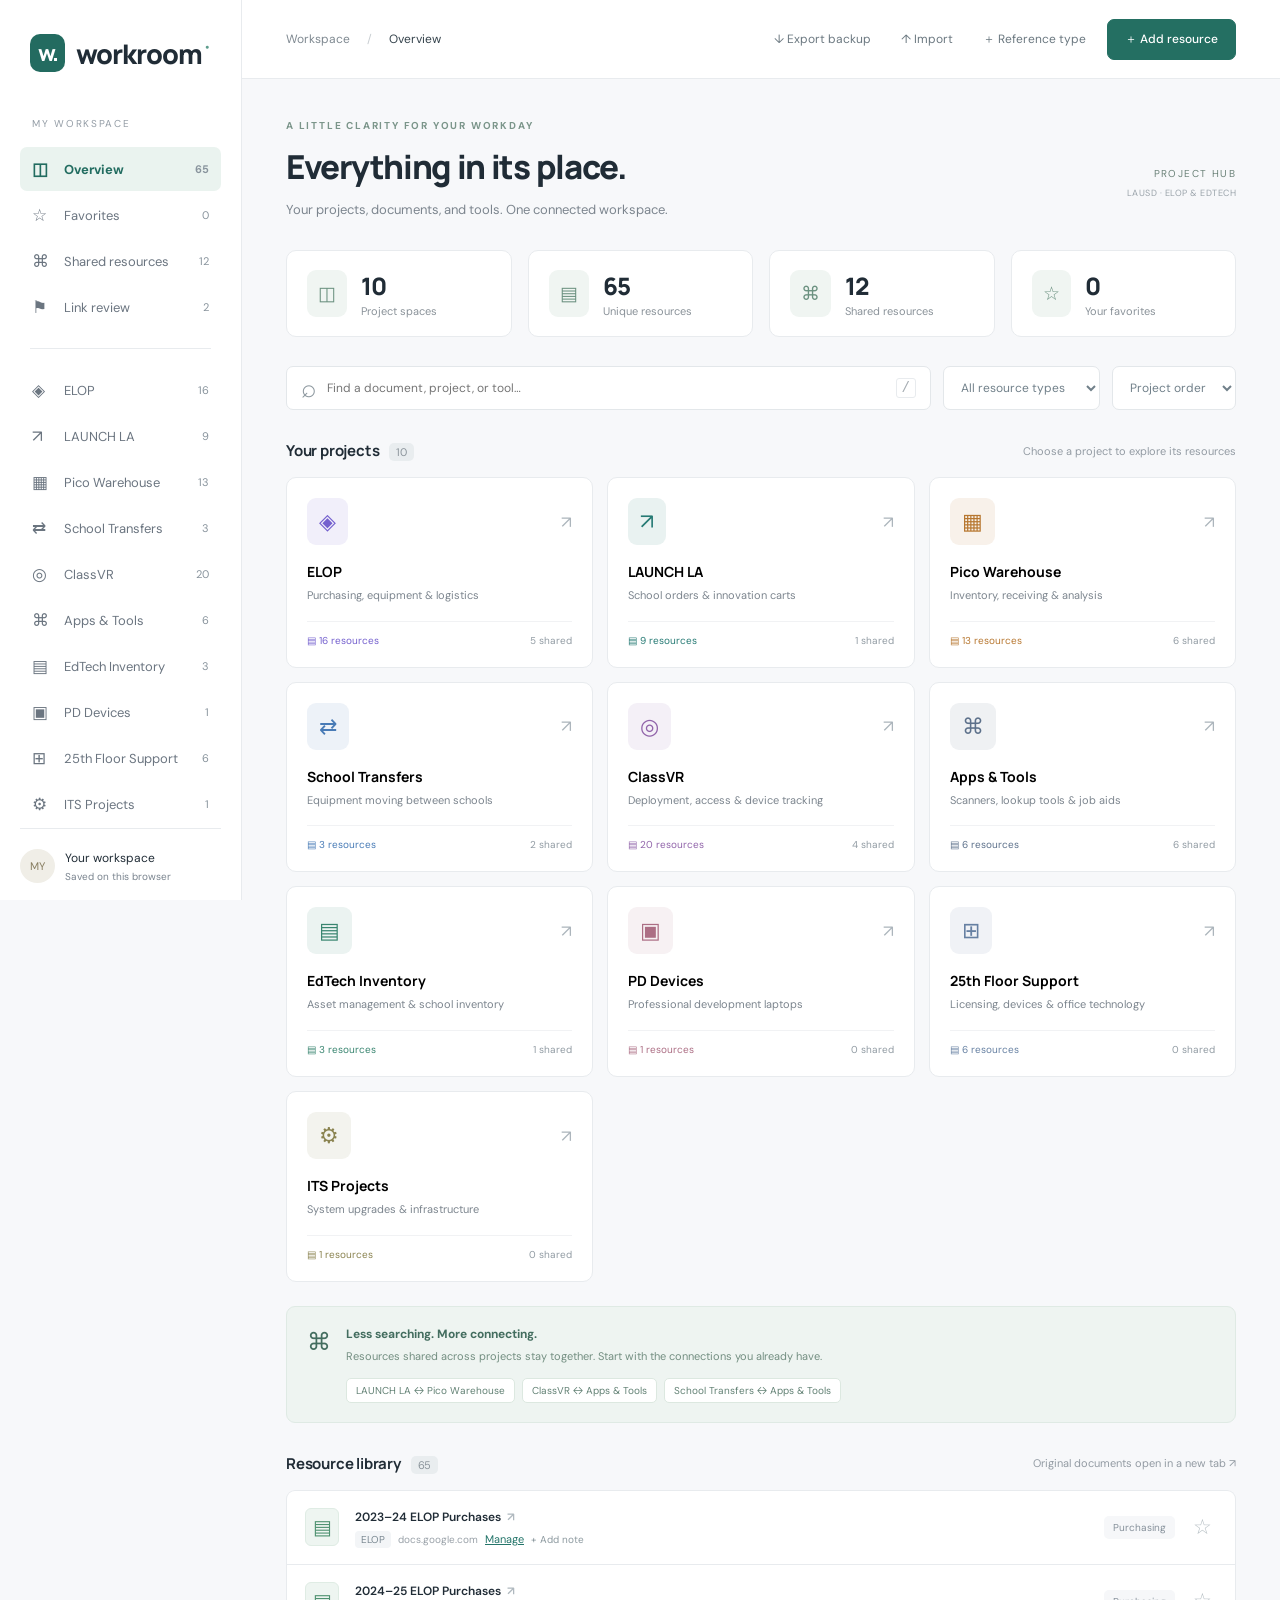
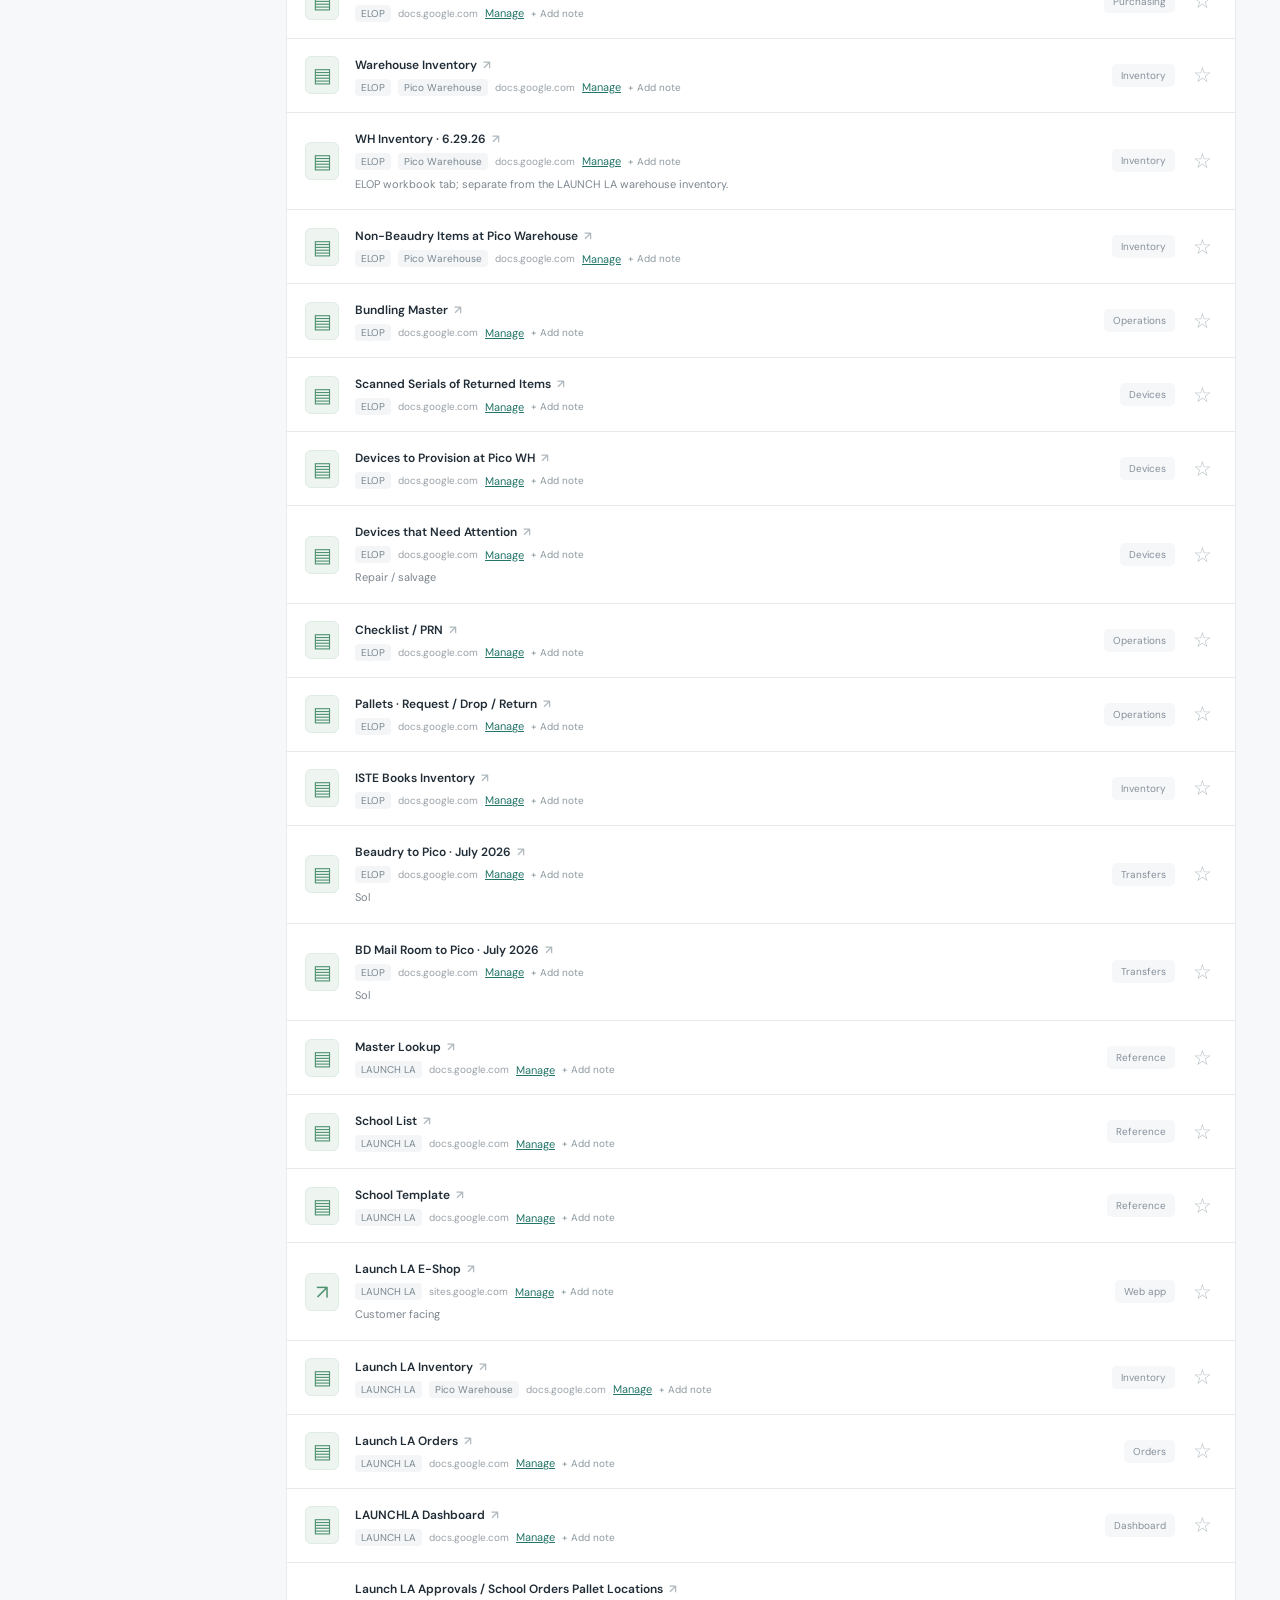
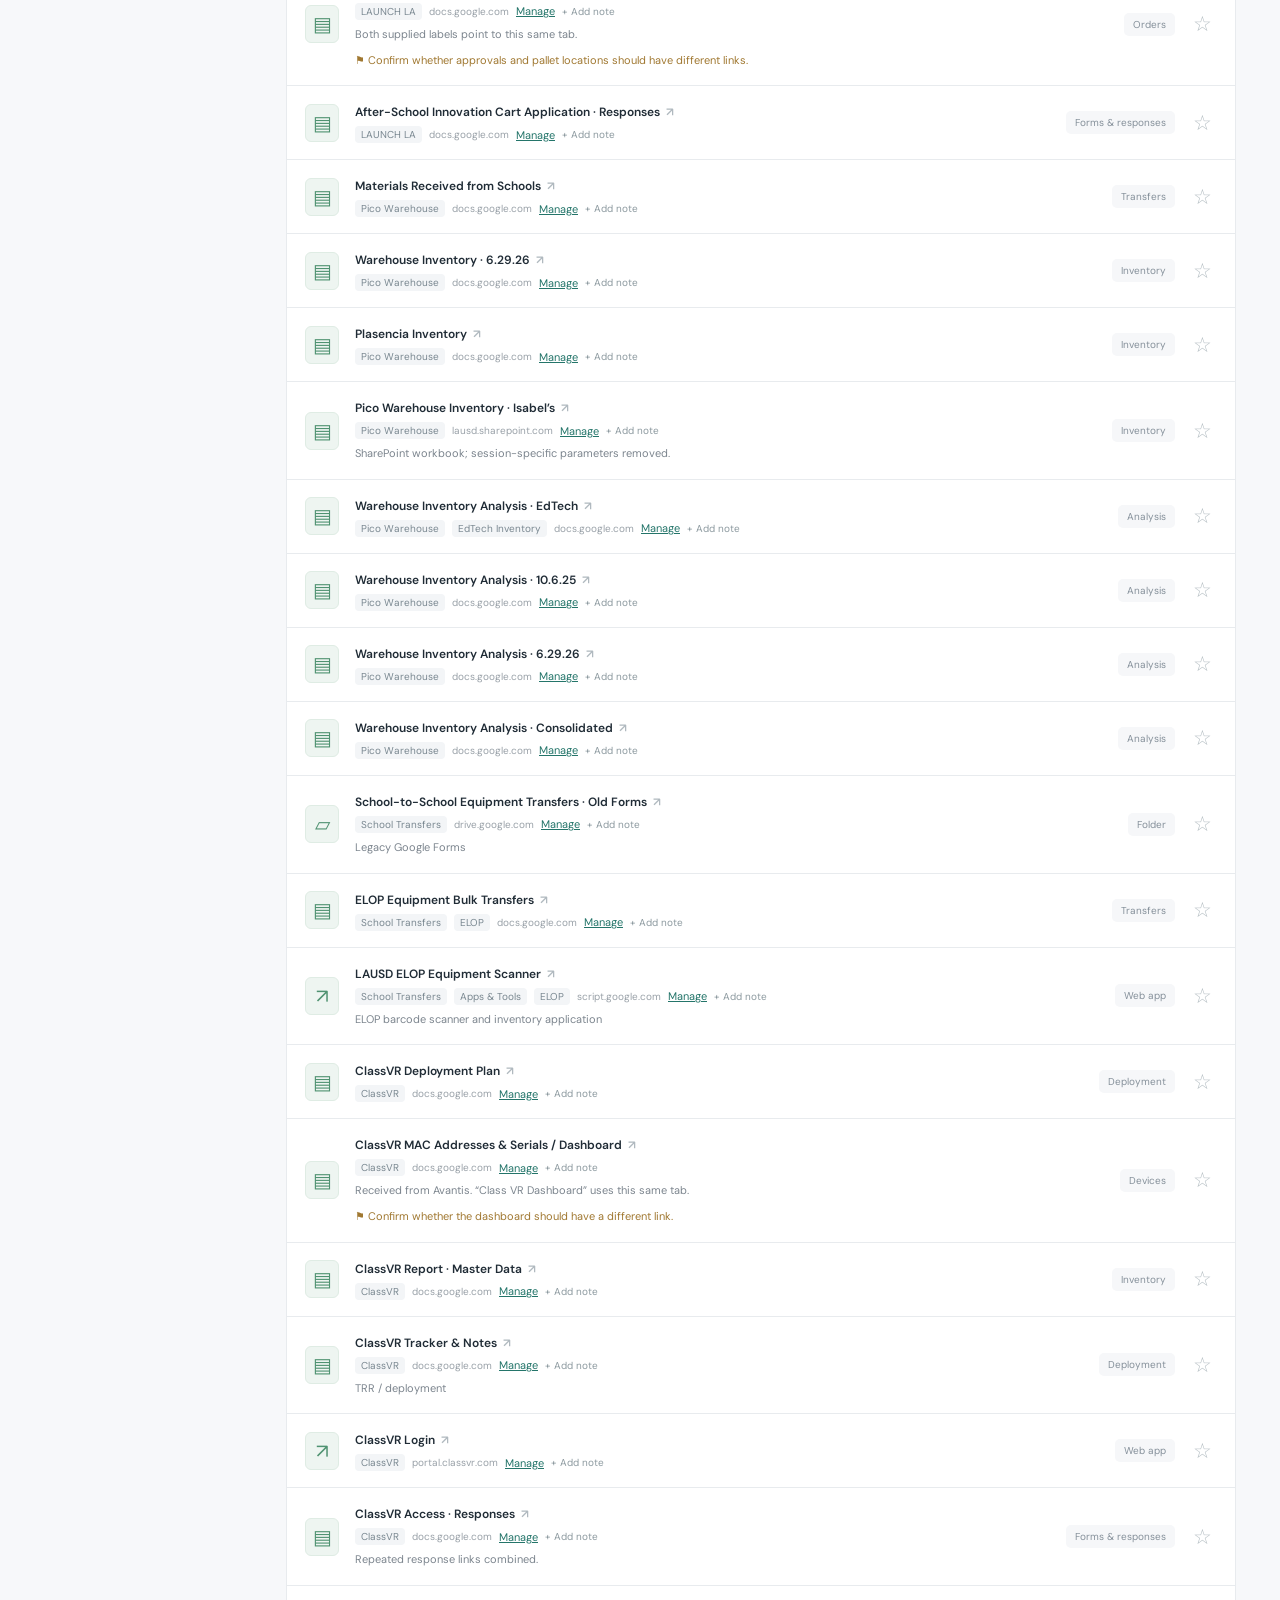
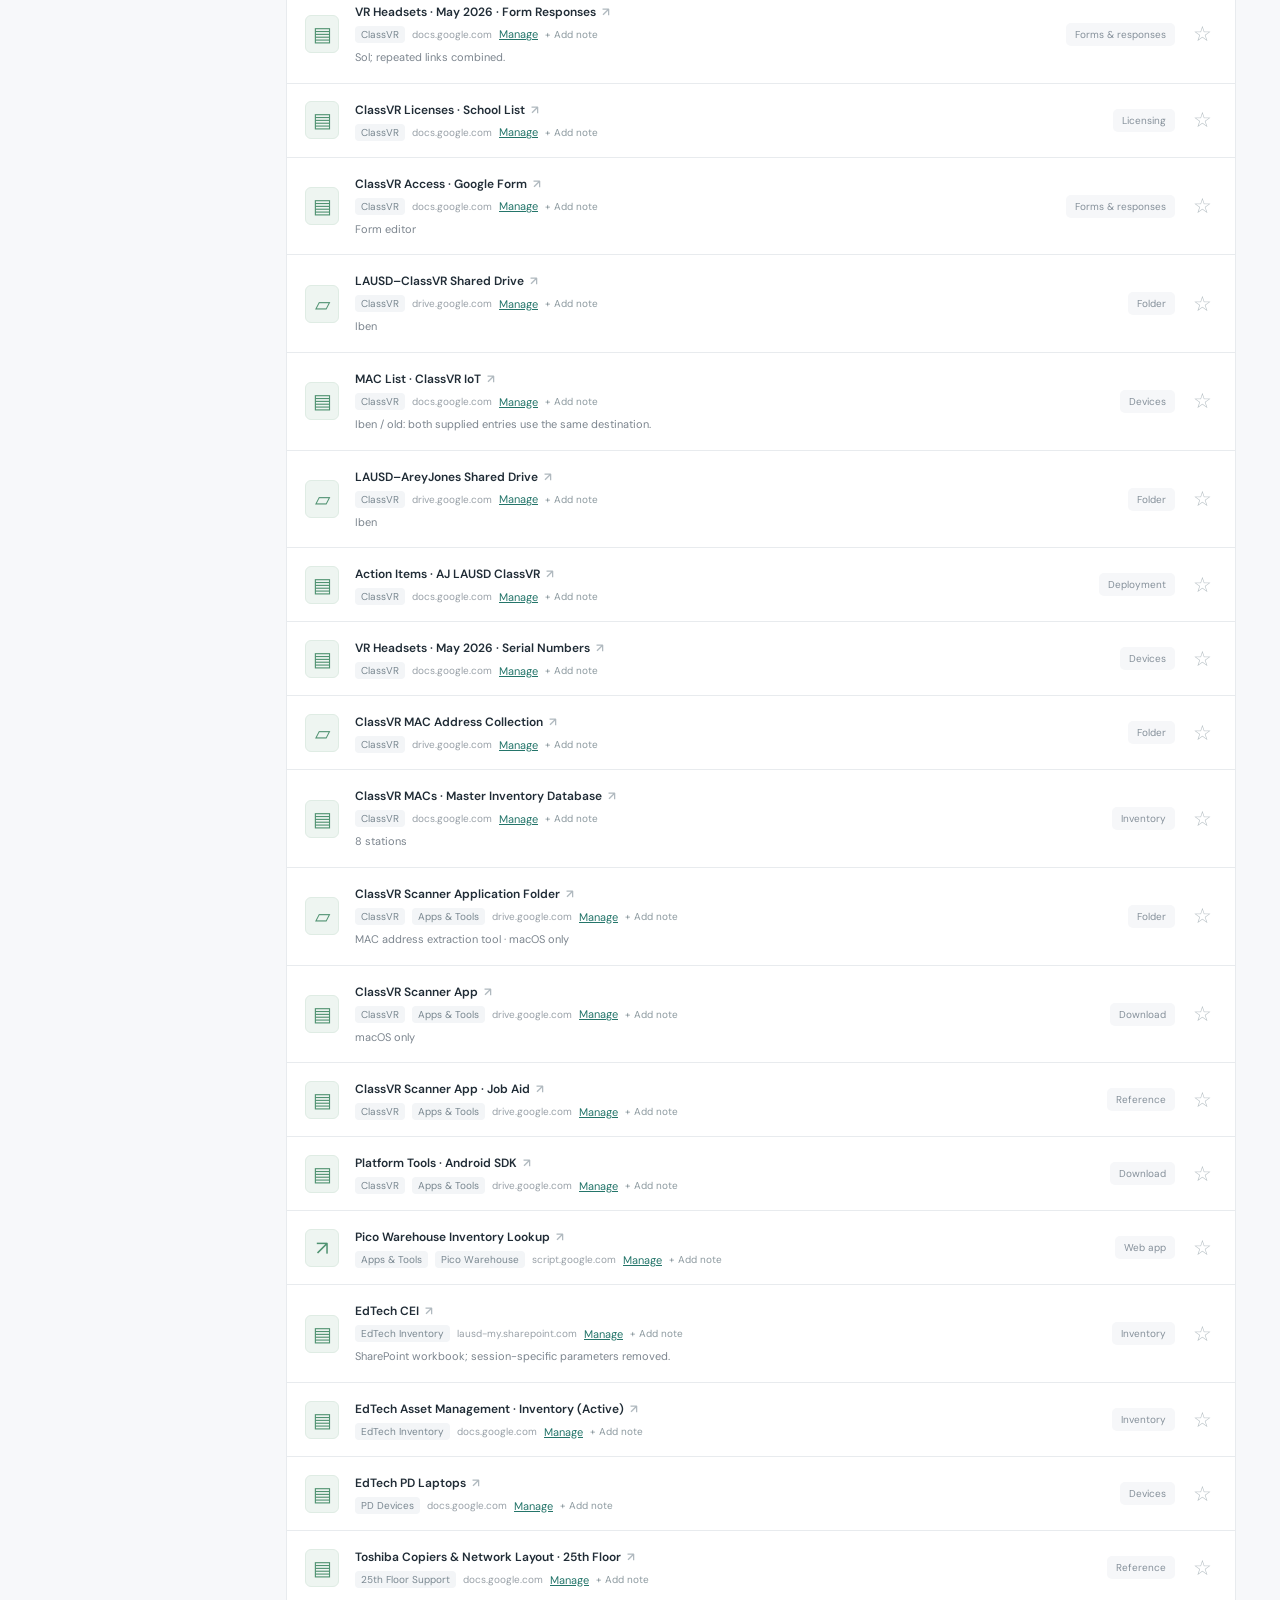
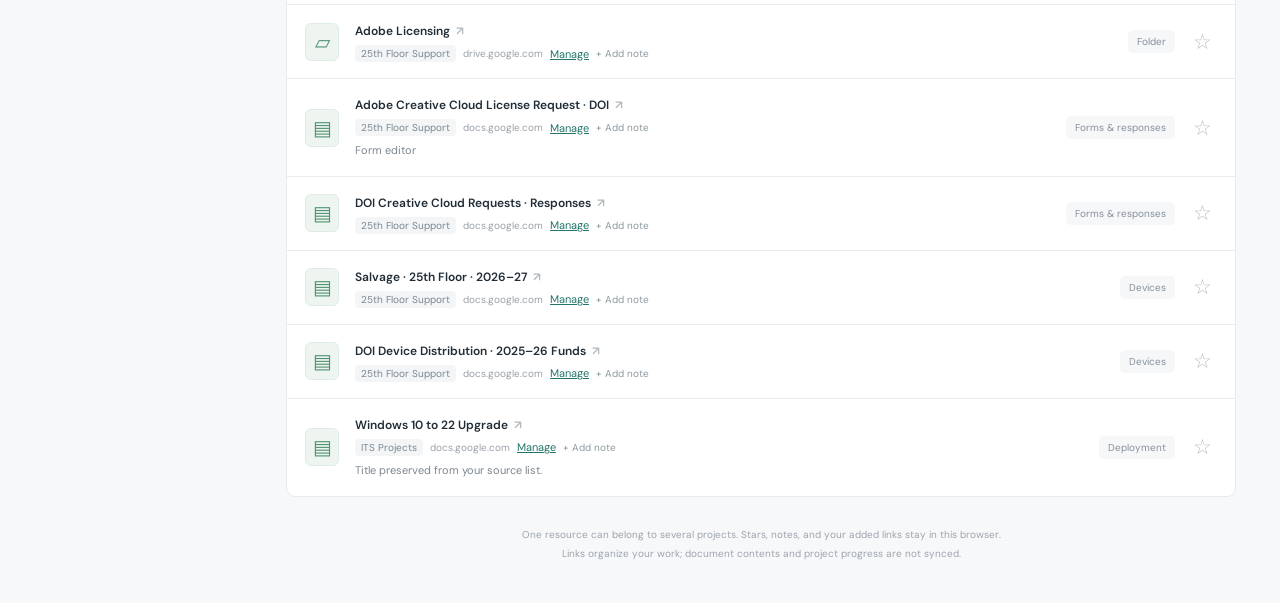
<file: index.html>
<!doctype html>
<html lang="en"><head><meta charset="UTF-8"><meta name="viewport" content="width=device-width,initial-scale=1"><title>Workroom · Project Dashboard</title><link rel="stylesheet" href="style.css"><script defer src="data.js"></script><script defer src="app.js"></script></head>
<body><aside><a class="brand" href="#"><span class="brand-icon">w.</span> workroom<span class="brand-dot">●</span></a><div class="workspace-label">MY WORKSPACE</div><nav id="nav"></nav><div class="sidebar-bottom"><span class="avatar">MY</span><div>Your workspace<small>Saved on this browser</small></div></div></aside><main><header><span>Workspace <span class="slash">/</span> <span id="breadcrumb">Overview</span></span><div class="header-actions"><button id="export" class="quiet">↓ Export backup</button><button id="import" class="quiet">↑ Import</button><input type="file" id="import-file" accept="application/json" hidden><button id="add-type" class="quiet">＋ Reference type</button><button id="add" class="primary">＋ Add resource</button></div></header><section class="content"><div class="eyebrow">A LITTLE CLARITY FOR YOUR WORKDAY</div><div class="heading-row"><div><h1 id="title">Everything in its place.</h1><p id="subtitle">Your projects, documents, and tools. One connected workspace.</p></div><div class="date-mark">PROJECT HUB<span>LAUSD · ELOP & EDTECH</span></div></div><div id="stats" class="stats"></div><div class="toolbar"><label class="search"><span>⌕</span><input id="search" type="search" placeholder="Find a document, project, or tool…" aria-label="Search resources"><kbd>/</kbd></label><select id="category" aria-label="Resource category"><option value="">All resource types</option></select><select id="sort" aria-label="Sort resources"><option value="project">Project order</option><option value="alpha">Name A–Z</option></select></div><section id="projects-section"><div class="section-heading"><h2>Your projects <span id="project-count"></span></h2><span>Choose a project to explore its resources</span></div><div id="project-grid"></div></section><section id="connections" class="connections"></section><section class="library"><div class="section-heading"><h2 id="library-title">Resource library <span id="result-count"></span></h2><div id="view-note">Original documents open in a new tab ↗</div></div><div id="resource-list"></div></section><footer>One resource can belong to several projects. Stars, notes, and your added links stay in this browser.<br>Links organize your work; document contents and project progress are not synced.</footer></section></main>
<dialog id="resource-dialog"><form id="resource-form"><div class="dialog-top"><h2>Add a resource</h2><button type="button" id="close-dialog" aria-label="Close">×</button></div><label>Name<input name="title" required maxlength="180" placeholder="e.g. School deployment tracker"></label><label>Link<input name="url" type="url" required placeholder="https://…"></label><label>Resource type<select name="category"><option>Reference</option><option>Inventory</option><option>Devices</option><option>Web app</option><option>Folder</option><option>Deployment</option><option>Forms & responses</option><option>Orders</option><option>Analysis</option><option>Purchasing</option><option>Licensing</option><option>Transfers</option><option>Operations</option><option>Dashboard</option><option>Download</option></select></label><button id="resource-add-type" type="button" class="quiet">＋ Add reference type</button><fieldset><legend>Projects · choose one or more</legend><div id="project-options"></div></fieldset><label>Note<textarea name="note" rows="2" placeholder="What is this resource useful for?"></textarea></label><p id="form-error" role="alert"></p><button class="primary" type="submit">Add to workspace</button></form></dialog><dialog id="manage-dialog"><form id="manage-form"><div class="dialog-top"><h2>Manage resource</h2><button type="button" id="manage-close" aria-label="Close">×</button></div><p id="manage-title"></p><fieldset><legend>Projects · uncheck to remove from a project</legend><div id="manage-projects"></div></fieldset><label>Reference type<select id="manage-type"></select></label><p>Changes stay in this browser. Removing a resource keeps the original document.</p><p id="manage-error" role="alert"></p><div class="manage-actions"><button class="primary" type="submit">Save changes</button><button id="remove-resource" class="danger" type="button">Remove resource everywhere</button></div></form></dialog><dialog id="type-dialog"><form id="type-form"><div class="dialog-top"><h2>Add reference type</h2><button type="button" id="type-close" aria-label="Close">×</button></div><label>Name<input id="type-name" required maxlength="100" placeholder="e.g. Training materials"></label><p>The type appears in the menus immediately, even without any resources.</p><p id="type-error" role="alert"></p><button class="primary" type="submit">Add type</button></form></dialog><div id="toast" role="status"></div></body></html>
</file>
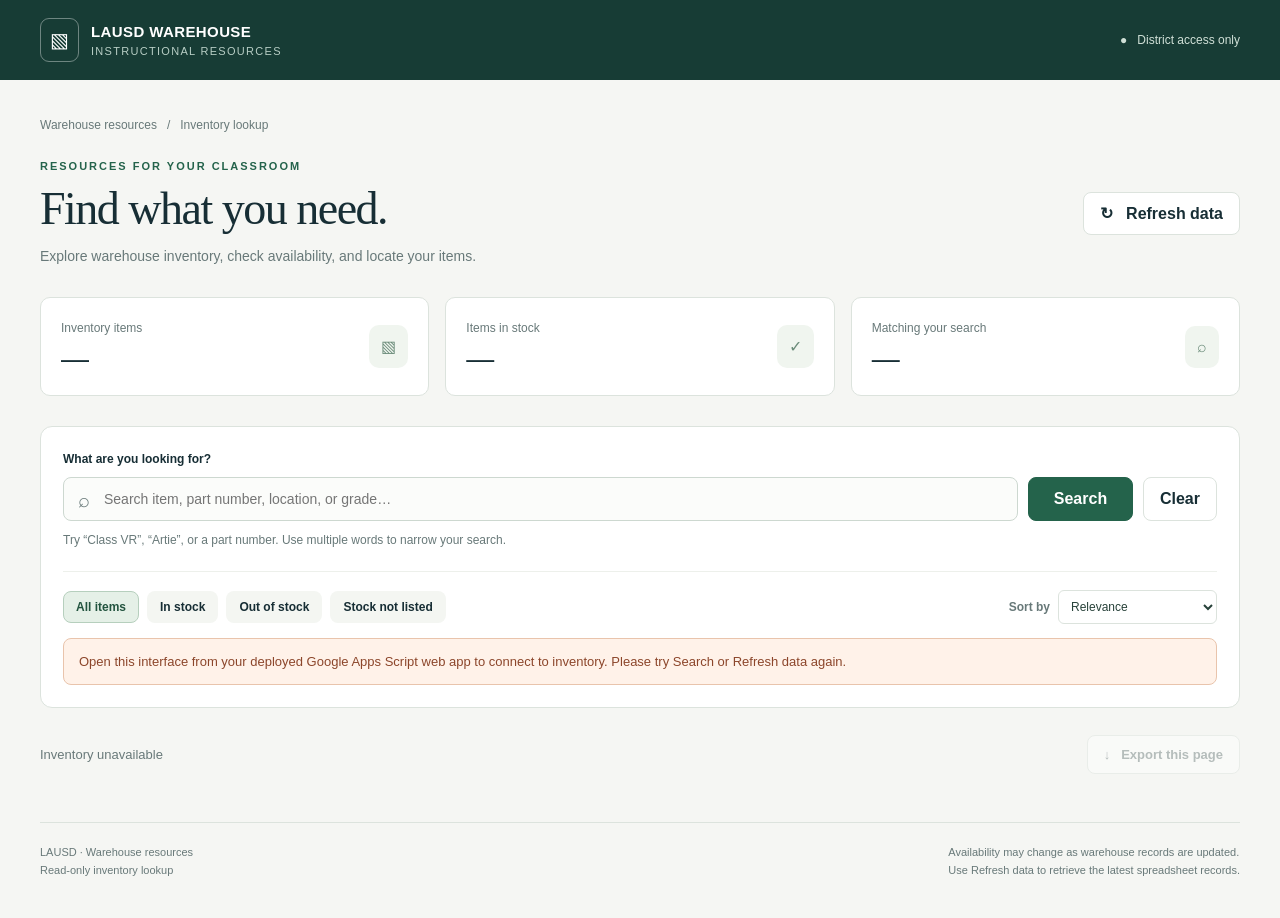
<file: apps-script-connected/index.html>
<!DOCTYPE html>
<html lang="en">
<head>
  <base target="_top">
  <meta charset="UTF-8">
  <meta name="viewport" content="width=device-width, initial-scale=1">
  <title>Warehouse · Inventory Lookup</title>

  <style>
    :root {
      font-family: Inter, Arial, sans-serif;
      color: #172e35;
      background: #f5f6f3;
      --muted: #687979;
      --line: #dce3dd;
      --green: #24634b;
    }

    * { box-sizing: border-box; }
    body { margin: 0; }
    button, input, select { font: inherit; }
    button, select { cursor: pointer; }

    button {
      border: 1px solid var(--line);
      background: white;
      border-radius: 8px;
      padding: 11px 16px;
      color: inherit;
      font-weight: 600;
    }

    button:hover { background: #edf3ee; }
    button:disabled { opacity: .45; cursor: default; }

    :focus-visible {
      outline: 3px solid #b9a85d;
      outline-offset: 3px;
    }

    .topbar {
      background: #173c35;
      color: white;
      padding: 18px max(24px, calc((100vw - 1200px) / 2));
      display: flex;
      align-items: center;
      justify-content: space-between;
      gap: 20px;
    }

    .brand { display: flex; align-items: center; gap: 12px; }

    .mark {
      border: 1px solid #ffffff60;
      border-radius: 9px;
      padding: 9px;
      font-size: 20px;
    }

    .brand strong {
      display: block;
      font-size: 15px;
      letter-spacing: .4px;
    }

    .brand small {
      display: block;
      color: #b8cec5;
      font-size: 11px;
      margin-top: 5px;
      letter-spacing: 1.3px;
      text-transform: uppercase;
    }

    .secure { font-size: 12px; color: #d0e0d7; }
    .wrap { max-width: 1248px; margin: auto; padding: 38px 24px; }

    .breadcrumb {
      font-size: 12px;
      color: var(--muted);
      margin-bottom: 28px;
    }

    .intro {
      display: flex;
      justify-content: space-between;
      align-items: center;
      gap: 20px;
    }

    .eyebrow {
      font-size: 11px;
      text-transform: uppercase;
      letter-spacing: 2px;
      color: var(--green);
      font-weight: 700;
    }

    h1 {
      font-family: Georgia, serif;
      font-weight: 400;
      font-size: clamp(32px, 5vw, 46px);
      letter-spacing: -1.5px;
      margin: 10px 0;
    }

    p { line-height: 1.6; }
    .intro p { color: var(--muted); font-size: 14px; margin: 0; }

    .summary {
      display: grid;
      grid-template-columns: repeat(3, 1fr);
      gap: 16px;
      margin: 30px 0;
    }

    .metric {
      background: white;
      border: 1px solid var(--line);
      border-radius: 10px;
      padding: 20px;
      display: flex;
      justify-content: space-between;
      align-items: center;
    }

    .metric small { color: var(--muted); font-size: 12px; }

    .metric strong {
      display: block;
      font-size: 28px;
      font-weight: 500;
      margin-top: 7px;
    }

    .symbol {
      color: #6a8b79;
      background: #f0f5ef;
      padding: 12px;
      border-radius: 10px;
    }

    .searchpanel {
      background: white;
      border: 1px solid var(--line);
      border-radius: 12px;
      padding: 22px;
    }

    label { font-size: 12px; font-weight: 600; }
    .searchrow { display: flex; gap: 10px; margin-top: 10px; }
    .inputwrap { flex: 1; position: relative; }

    .inputwrap span {
      position: absolute;
      left: 15px;
      top: 12px;
      color: var(--muted);
      font-size: 20px;
    }

    input {
      width: 100%;
      border: 1px solid #cdd8d0;
      background: #fbfcfa;
      border-radius: 8px;
      padding: 13px 40px;
      font-size: 14px;
      color: inherit;
    }

    .primary {
      background: var(--green);
      border-color: var(--green);
      color: white;
      min-width: 105px;
    }

    .primary:hover { background: #174d39; }
    .hint { font-size: 12px; color: var(--muted); margin: 10px 0 0; }

    .filters {
      display: flex;
      align-items: center;
      gap: 8px;
      flex-wrap: wrap;
      margin-top: 20px;
      padding-top: 18px;
      border-top: 1px solid #edf0eb;
    }

    .filters button {
      font-size: 12px;
      padding: 8px 12px;
      border-color: transparent;
      background: #f4f6f2;
    }

    .filters button[aria-pressed="true"] {
      background: #e5f0e7;
      color: #23543f;
      border-color: #b6cfbd;
    }

    .sort {
      margin-left: auto;
      display: flex;
      align-items: center;
      gap: 8px;
      color: var(--muted);
      font-size: 12px;
    }

    select {
      border: 1px solid var(--line);
      border-radius: 6px;
      background: white;
      padding: 8px;
      color: #28423a;
    }

    .meta {
      display: flex;
      align-items: center;
      justify-content: space-between;
      gap: 16px;
      margin: 27px 0 16px;
      font-size: 13px;
      color: var(--muted);
    }

    .grid {
      display: grid;
      grid-template-columns: repeat(3, minmax(0, 1fr));
      gap: 16px;
    }

    .card {
      background: white;
      border: 1px solid var(--line);
      border-radius: 11px;
      padding: 21px;
      display: flex;
      flex-direction: column;
      min-width: 0;
    }

    .cardhead {
      display: flex;
      justify-content: space-between;
      gap: 8px;
      align-items: center;
    }

    .part {
      font: 11px ui-monospace, monospace;
      color: var(--muted);
      letter-spacing: .3px;
    }

    .badge {
      border-radius: 20px;
      padding: 5px 8px;
      font-size: 10px;
      background: #eaf3e9;
      color: #386e40;
      white-space: nowrap;
    }

    .badge.out { color: #9b6240; background: #fbefe3; }
    .badge.unknown { color: #697575; background: #eff1ef; }

    .name {
      font-size: 17px;
      font-weight: 600;
      line-height: 1.45;
      margin: 17px 0;
      overflow-wrap: anywhere;
    }

    .availability {
      display: flex;
      align-items: baseline;
      gap: 8px;
      margin-top: auto;
    }

    .availability strong {
      font-size: 34px;
      letter-spacing: -1px;
      font-weight: 500;
    }

    .availability span { font-size: 11px; color: var(--muted); }

    .location {
      border-top: 1px solid #edf0eb;
      border-bottom: 1px solid #edf0eb;
      margin: 16px 0;
      padding: 13px 0;
      display: grid;
      gap: 6px;
      font-size: 12px;
      overflow-wrap: anywhere;
      white-space: pre-wrap;
    }

    .location small {
      color: var(--muted);
      font-size: 10px;
      text-transform: uppercase;
      letter-spacing: 1px;
    }

    .grade { font-size: 11px; color: var(--muted); margin-top: 6px; }

    .stats {
      display: grid;
      grid-template-columns: repeat(3, 1fr);
      gap: 7px;
    }

    .stats small { display: block; font-size: 10px; color: var(--muted); }

    .stats b {
      display: block;
      font-size: 13px;
      margin-top: 6px;
      font-weight: 500;
    }

    .state {
      padding: 50px 20px;
      text-align: center;
      background: white;
      border: 1px dashed var(--line);
      border-radius: 10px;
      color: var(--muted);
    }

    .state h2 { font-size: 19px; color: #213c32; }

    .error {
      background: #fff2e9;
      color: #8c462b;
      border: 1px solid #e9c4ac;
      padding: 15px;
      border-radius: 8px;
      margin-top: 14px;
      font-size: 13px;
    }

    .hidden { display: none !important; }

    .pagination {
      display: flex;
      justify-content: center;
      align-items: center;
      gap: 18px;
      margin: 28px 0;
      font-size: 12px;
    }

    .foot {
      border-top: 1px solid var(--line);
      margin-top: 32px;
      padding-top: 20px;
      display: flex;
      justify-content: space-between;
      gap: 16px;
      color: var(--muted);
      font-size: 11px;
      line-height: 1.7;
    }

    .loading { opacity: .55; }

    @media (max-width: 900px) {
      .grid { grid-template-columns: repeat(2, minmax(0, 1fr)); }
      .metric { padding: 15px; }
      .metric .symbol { display: none; }
    }

    @media (max-width: 600px) {
      .wrap { padding: 24px 16px; }
      .topbar { padding: 16px; }
      .secure { display: none; }
      .intro { align-items: start; }
      .intro > button { padding: 10px; font-size: 11px; }
      .summary { gap: 7px; }
      .metric { padding: 12px; }
      .metric small { font-size: 10px; }
      .metric strong { font-size: 23px; }
      .grid { grid-template-columns: 1fr; }
      .searchpanel { padding: 16px; }
      .searchrow { flex-wrap: wrap; }
      .inputwrap { min-width: 100%; }
      .searchrow button { flex: 1; }
      .sort { margin: 5px 0 0; width: 100%; }
      .meta { align-items: start; flex-wrap: wrap; }
      .foot { flex-direction: column; }
      .breadcrumb { margin-bottom: 20px; }
    }
  </style>
</head>

<body>
  <header class="topbar">
    <div class="brand">
      <span class="mark" aria-hidden="true">▧</span>
      <div>
        <strong>LAUSD WAREHOUSE</strong>
        <small>Instructional resources</small>
      </div>
    </div>
    <span class="secure">● &nbsp; District access only</span>
  </header>

  <main class="wrap">
    <div class="breadcrumb">
      Warehouse resources &nbsp; / &nbsp; Inventory lookup
    </div>

    <div class="intro">
      <div>
        <div class="eyebrow">Resources for your classroom</div>
        <h1>Find what you need.</h1>
        <p>
          Explore warehouse inventory, check availability,
          and locate your items.
        </p>
      </div>
      <button
        id="refreshBtn"
        title="Fetch fresh records from the spreadsheet"
      >↻ &nbsp; Refresh data</button>
    </div>

    <section class="summary" aria-label="Inventory overview">
      <div class="metric">
        <div>
          <small>Inventory items</small>
          <strong id="total">—</strong>
        </div>
        <span class="symbol" aria-hidden="true">▧</span>
      </div>

      <div class="metric">
        <div>
          <small>Items in stock</small>
          <strong id="inStock">—</strong>
        </div>
        <span class="symbol" aria-hidden="true">✓</span>
      </div>

      <div class="metric">
        <div>
          <small>Matching your search</small>
          <strong id="matches">—</strong>
        </div>
        <span class="symbol" aria-hidden="true">⌕</span>
      </div>
    </section>

    <section class="searchpanel" aria-label="Search and filter inventory">
      <form id="searchForm">
        <label for="search">What are you looking for?</label>

        <div class="searchrow">
          <div class="inputwrap">
            <span aria-hidden="true">⌕</span>
            <input
              id="search"
              type="search"
              maxlength="120"
              autocomplete="off"
              placeholder="Search item, part number, location, or grade…"
            >
          </div>

          <button class="primary" id="searchBtn">Search</button>
          <button type="button" id="clearBtn">Clear</button>
        </div>
      </form>

      <p class="hint">
        Try “Class VR”, “Artie”, or a part number.
        Use multiple words to narrow your search.
      </p>

      <div class="filters" role="group" aria-label="Stock availability">
        <button data-stock="all" aria-pressed="true">All items</button>
        <button data-stock="available" aria-pressed="false">In stock</button>
        <button data-stock="out" aria-pressed="false">Out of stock</button>
        <button data-stock="unknown" aria-pressed="false">
          Stock not listed
        </button>

        <div class="sort">
          <label for="sort">Sort by</label>
          <select id="sort">
            <option value="relevance">Relevance</option>
            <option value="name">Item name A–Z</option>
            <option value="stock">Availability: high to low</option>
          </select>
        </div>
      </div>

      <div id="error" class="error hidden" role="alert"></div>
    </section>

    <div class="meta">
      <span id="count" role="status">Loading inventory…</span>
      <span id="updated"></span>
      <button id="exportBtn" disabled>↓ &nbsp; Export this page</button>
    </div>

    <div id="loading" class="state">Fetching warehouse inventory…</div>

    <div id="empty" class="state hidden">
      <h2>No items found</h2>
      <p>Try fewer words or select “All items” to broaden your search.</p>
      <button id="resetBtn">Reset search &amp; filters</button>
    </div>

    <section
      id="results"
      class="grid"
      aria-label="Inventory results"
      aria-busy="true"
    ></section>

    <nav id="pagination" class="pagination hidden" aria-label="Result pages">
      <button id="prev">← Previous</button>
      <span id="pageLabel"></span>
      <button id="next">Next →</button>
    </nav>

    <footer class="foot">
      <span>
        LAUSD · Warehouse resources<br>
        Read-only inventory lookup
      </span>
      <span>
        Availability may change as warehouse records are updated.<br>
        Use Refresh data to retrieve the latest spreadsheet records.
      </span>
    </footer>
  </main>

  <script>
    'use strict';

    const $ = id => document.getElementById(id);

    let requestNumber = 0;
    let timer;
    let page = 1;
    let stock = 'all';
    let current = [];
    let busy = false;

    const fmt = n => n == null ? '—' : Number(n).toLocaleString();

    function node(tag, value, className) {
      const element = document.createElement(tag);

      if (className) element.className = className;
      if (value != null) element.textContent = String(value);

      return element;
    }

    function card(item) {
      const root = node('article', null, 'card');
      const head = node('div', null, 'cardhead');

      const status = item.available == null
        ? 'Stock not listed'
        : item.available > 0
          ? 'In stock'
          : 'Out of stock';

      const badgeClass = 'badge' + (
        item.available == null
          ? ' unknown'
          : item.available <= 0
            ? ' out'
            : ''
      );

      head.append(
        node(
          'span',
          item.part ? 'PART # ' + item.part : 'PART # Not listed',
          'part'
        ),
        node('span', status, badgeClass)
      );

      const quantity = node('div', null, 'availability');

      quantity.append(
        node('strong', fmt(item.available)),
        node('span', 'units available')
      );

      const location = node('div', null, 'location');

      location.append(
        node('small', 'Warehouse location'),
        node('span', item.locations || 'Not listed')
      );

      if (item.grade) {
        location.append(
          node('span', 'Grade level · ' + item.grade, 'grade')
        );
      }

      const stats = node('div', null, 'stats');

      [
        ['WH stock', item.warehouse],
        ['Return stock', item.returns],
        ['Combined', item.combined]
      ].forEach(([label, value]) => {
        const stat = node('div');
        stat.append(node('small', label), node('b', fmt(value)));
        stats.append(stat);
      });

      root.append(
        head,
        node('h2', item.item, 'name'),
        quantity,
        location,
        stats
      );

      return root;
    }

    function setBusy(value) {
      busy = value;

      ['searchBtn', 'refreshBtn', 'prev', 'next', 'exportBtn']
        .forEach(id => {
          $(id).disabled = value;
        });

      $('exportBtn').disabled = value || !current.length;
      $('results').setAttribute('aria-busy', String(value));
      $('results').classList.toggle('loading', value);
      $('loading').classList.toggle(
        'hidden',
        !value || current.length > 0
      );
    }

    function run(refresh = false) {
      clearTimeout(timer);

      const id = ++requestNumber;
      const query = $('search').value.trim();
      const options = {
        page: page,
        stock: stock,
        sort: $('sort').value
      };

      $('error').classList.add('hidden');
      $('empty').classList.add('hidden');
      setBusy(true);
      $('count').textContent = 'Searching inventory…';

      const success = data => {
        if (id !== requestNumber) return;

        current = data.items;
        page = data.page;

        setBusy(false);

        $('results').replaceChildren(...current.map(card));
        $('total').textContent = fmt(data.inventoryTotal);
        $('inStock').textContent = fmt(data.inStock);
        $('matches').textContent = fmt(data.total);
        $('empty').classList.toggle('hidden', data.total > 0);

        const first = (page - 1) * data.pageSize + 1;
        const last = (page - 1) * data.pageSize + current.length;

        $('count').textContent = data.total
          ? first + '–' + last + ' of ' +
            fmt(data.total) + ' matching items'
          : '0 matching items';

        $('updated').textContent = 'Last checked ' +
          new Date(data.checkedAt).toLocaleTimeString([], {
            hour: '2-digit',
            minute: '2-digit'
          });

        $('pagination').classList.toggle('hidden', data.pages <= 1);
        $('pageLabel').textContent = 'Page ' + page + ' of ' + data.pages;
        $('prev').disabled = page <= 1;
        $('next').disabled = page >= data.pages;
      };

      const failure = err => {
        if (id !== requestNumber) return;

        setBusy(false);
        $('loading').classList.add('hidden');

        $('count').textContent = current.length
          ? 'Showing previous results · refresh failed'
          : 'Inventory unavailable';

        $('error').textContent =
          ((err && err.message) || 'Unable to load inventory.') +
          ' Please try Search or Refresh data again.';

        $('error').classList.remove('hidden');
      };

      if (!window.google || !google.script) {
        failure({
          message:
            'Open this interface from your deployed Google Apps Script ' +
            'web app to connect to inventory.'
        });
        return;
      }

      const runner = google.script.run
        .withSuccessHandler(success)
        .withFailureHandler(failure);

      if (refresh) {
        runner.refreshInventory(query, options);
      } else {
        runner.searchInventory(query, options);
      }
    }

    function syncFilters() {
      document.querySelectorAll('[data-stock]').forEach(button => {
        button.setAttribute(
          'aria-pressed',
          String(button.dataset.stock === stock)
        );
      });
    }

    function reset() {
      clearTimeout(timer);
      $('search').value = '';
      stock = 'all';
      page = 1;
      $('sort').value = 'relevance';
      syncFilters();
      run();
    }

    $('searchForm').addEventListener('submit', event => {
      event.preventDefault();
      page = 1;
      run();
    });

    $('search').addEventListener('input', () => {
      clearTimeout(timer);
      ++requestNumber;
      page = 1;
      timer = setTimeout(() => run(), 350);
    });

    $('clearBtn').onclick = () => {
      $('search').value = '';
      page = 1;
      run();
      $('search').focus();
    };

    $('resetBtn').onclick = reset;
    $('refreshBtn').onclick = () => run(true);

    $('sort').onchange = () => {
      page = 1;
      run();
    };

    document.querySelectorAll('[data-stock]').forEach(button => {
      button.onclick = () => {
        stock = button.dataset.stock;
        page = 1;
        syncFilters();
        run();
      };
    });

    $('prev').onclick = () => {
      if (!busy && page > 1) {
        page--;
        run();
      }
    };

    $('next').onclick = () => {
      if (!busy) {
        page++;
        run();
      }
    };

    $('exportBtn').onclick = () => {
      const fields = [
        'part',
        'item',
        'available',
        'locations',
        'grade',
        'warehouse',
        'returns',
        'combined'
      ];

      const escape = value => '"' +
        String(value == null ? '' : value)
          .replace(/^[\t\r =+@-]/, match => "'" + match)
          .replace(/"/g, '""') +
        '"';

      const csv = [
        fields,
        ...current.map(record => fields.map(field => record[field]))
      ].map(row => row.map(escape).join(',')).join('\r\n');

      const url = URL.createObjectURL(
        new Blob(['\uFEFF' + csv], {
          type: 'text/csv;charset=utf-8;'
        })
      );

      const link = node('a');
      link.href = url;
      link.download = 'warehouse-inventory-page-' + page + '.csv';
      link.click();

      setTimeout(() => URL.revokeObjectURL(url), 1000);
    };

    run();
  </script>
</body>
</html>
</file>
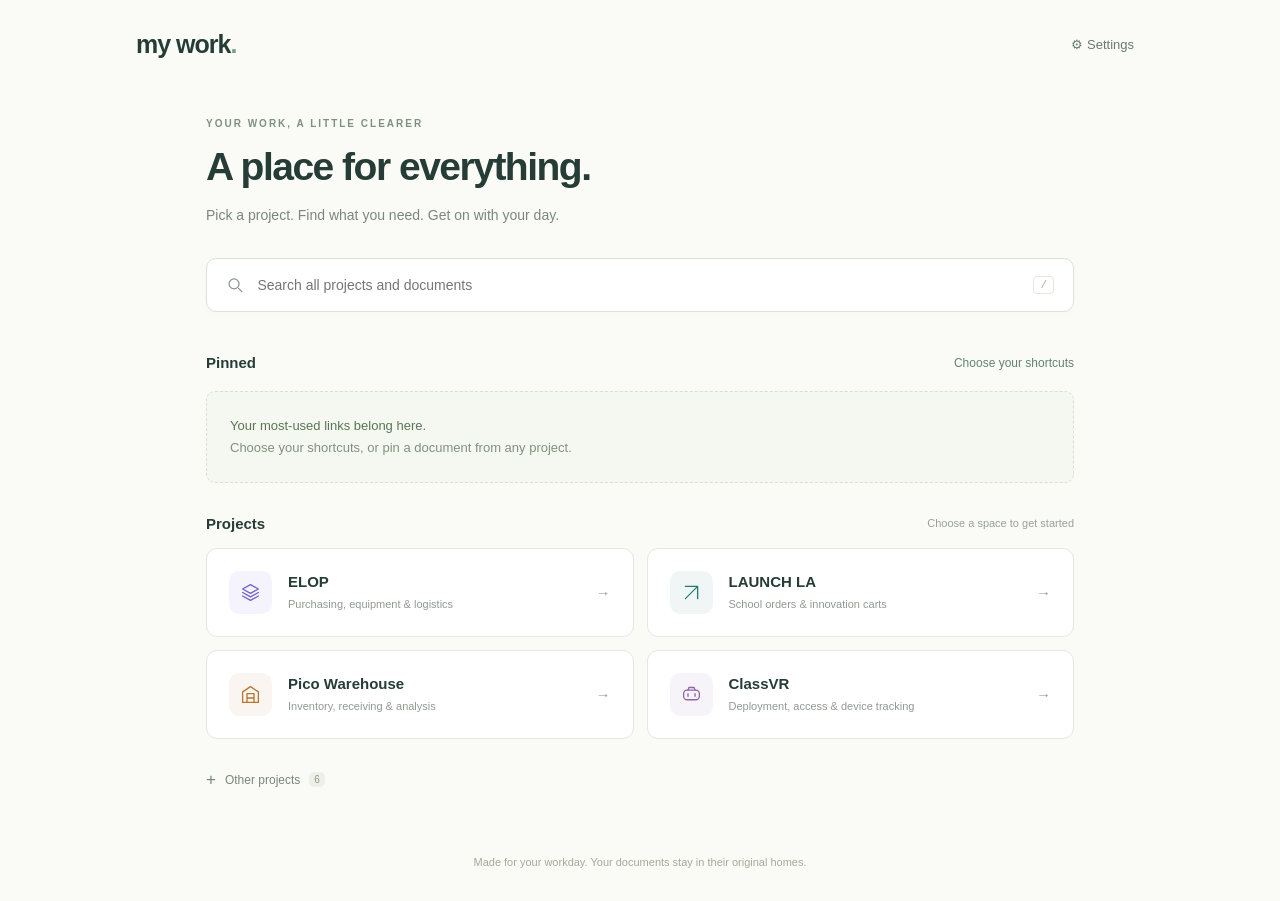
<file: index (4).html>
<!doctype html><html lang="en"><head><meta charset="utf-8"><meta name="viewport" content="width=device-width, initial-scale=1"><meta name="theme-color" content="#286052"><title>My Work · Project Dashboard</title><style>:root{--ink:#263c36;--muted:#7a867e;--green:#286052;--line:#e4e8e1;--paper:#fafbf7}*{box-sizing:border-box}body{margin:0;background:var(--paper);color:var(--ink);font:15px -apple-system,BlinkMacSystemFont,'Segoe UI',sans-serif}button,input,select,textarea{font:inherit}button,a,input,summary,textarea,select{outline-offset:5px}button{cursor:pointer}button{color:inherit}a{color:inherit;text-decoration:none}button{border:0}header{max-width:1100px;margin:auto;padding:27px 46px;display:flex;align-items:center;justify-content:space-between}.brand{font-weight:750;font-size:25px;letter-spacing:-1px;background:none;padding:0}.brand span{color:#70a186}#settings{position:relative}summary{cursor:pointer;list-style:none}summary::-webkit-details-marker{display:none}#settings>summary{font-size:13px;color:#6b7a71;padding:10px}.settings-menu{position:absolute;right:0;top:43px;background:#fff;border:1px solid var(--line);border-radius:13px;padding:10px;width:250px;box-shadow:0 12px 35px #213e3914;z-index:5}.settings-menu button{display:block;width:100%;text-align:left;background:none;border-radius:6px;padding:12px;font-size:13px}.settings-menu button:hover{background:#f1f5ee}.settings-menu p{font-size:11px;line-height:1.7;color:var(--muted);padding:0 12px}main{max-width:928px;margin:29px auto 0;padding:0 30px}.intro{margin-bottom:30px}.eyebrow{font-size:10px;letter-spacing:2px;font-weight:650;color:#7e917f;margin:0 0 15px}h1{font-size:39px;line-height:1.2;font-weight:650;letter-spacing:-1.5px;margin:0 0 13px}#subtitle{font-size:14px;color:var(--muted);margin:0;line-height:1.7}.search-wrap{display:flex;gap:13px;align-items:center;background:white;border:1px solid #dbe2d9;border-radius:10px;padding:0 19px;box-shadow:0 3px 10px #213e3903;color:#849389;margin-bottom:39px}.search-wrap:focus-within{outline:2px solid #86ac98}.search-wrap input{min-width:0;width:100%;border:0;outline:none;padding:18px 0;background:none;font-size:14px;color:var(--ink)}kbd{border:1px solid var(--line);border-radius:4px;padding:2px 6px;color:#a9b1a9;font-size:11px}section{margin-bottom:32px}.section-head{display:flex;justify-content:space-between;align-items:center;gap:12px;margin-bottom:16px}h2{font-size:15px;font-weight:650;margin:0}.section-head>span{color:#98a198;font-size:11px}.text-button{background:none;color:#638270;font-size:12px;padding:5px 0}.text-button:hover{text-decoration:underline}#pins{display:grid;grid-template-columns:1fr 1fr;gap:10px}.pin-card{display:flex;align-items:center;background:#edf3e9;border:1px solid #e0e9d9;border-radius:9px;min-height:61px}.pin-card a{flex:1;padding:20px;font-size:13px;font-weight:550;min-width:0;line-height:1.5}.pin-card a:hover{color:#507a4c}.pin-card button{background:none;padding:17px;color:#80977b}.pin-empty{grid-column:1/-1;border:1px dashed #d7e0d2;border-radius:9px;padding:23px;background:#f5f8f0;color:#82917d;font-size:13px;line-height:1.7}.pin-empty strong{color:#5b7458;font-weight:500}.project-grid{display:grid;grid-template-columns:1fr 1fr;gap:13px}.project-card{border:1px solid var(--line);border-radius:11px;padding:22px;display:flex;gap:16px;align-items:center;text-align:left;background:#fff;transition:box-shadow .15s,transform .15s}.project-card:hover{box-shadow:0 6px 17px #213e390a;transform:translateY(-1px)}.project-icon{width:43px;height:43px;flex-shrink:0;display:grid;place-items:center;border-radius:10px;background:var(--tint);color:var(--accent)}.project-icon svg{width:21px;height:21px}.project-card strong{display:block;font-size:15px;font-weight:600}.project-card small{display:block;margin-top:6px;color:#919a91;font-size:11px;line-height:1.5}.project-card .arrow{margin-left:auto;color:#97a797}.project-card:hover .arrow{color:var(--green)}#other-projects{margin-top:19px}#other-projects>summary{display:flex;align-items:center;color:#798779;font-size:12px;padding:12px 0;gap:9px}#other-projects>summary:before{content:'+';font-size:17px}#other-projects[open]>summary:before{content:'−'}#other-projects>summary span{font-size:10px;background:#edf0e8;border-radius:5px;padding:2px 5px;color:#8f9b8d}#other-grid{margin-top:10px}.back{background:none;color:#7e9181;font-size:12px;padding:0;margin-bottom:25px}.group{margin-bottom:27px}.group h3{font-size:10px;letter-spacing:1.6px;font-weight:650;color:#8b998a;margin:0 0 10px}.resource{border-bottom:1px solid var(--line)}.resource:first-of-type{border-top:1px solid var(--line)}.resource-top{display:flex;align-items:center;gap:10px;min-height:63px}.resource-link{flex:1;display:flex;align-items:center;justify-content:space-between;gap:15px;padding:18px 0;font-size:14px;line-height:1.6;min-width:0}.resource-link:hover .link-label{color:#58805d;text-decoration:underline}.external{flex-shrink:0;color:#93a38d;font-size:18px}.resource-menu{position:relative}.resource-menu summary{width:36px;height:36px;display:grid;place-items:center;font-size:20px;color:#9ba699;border-radius:7px}.resource-menu summary:hover{background:#edf1e8}.resource-menu[open] summary{background:#edf1e8;color:#326348}.resource-details{padding:3px 0 21px;font-size:12px;color:#7a8c7d;line-height:1.7}.detail-actions{display:flex;gap:15px;align-items:center;margin-bottom:14px}.pin-toggle{border:1px solid #d5dfce;background:#edf3e9;border-radius:6px;padding:6px 12px;color:#527746;font-size:12px}.resource-details p{margin:8px 0}.related button{border:0;background:#eff2ec;padding:3px 8px;margin:3px 5px 0 0;border-radius:4px;color:#627a5a;font-size:11px}.note-label{display:block;margin:12px 0 5px;color:#6c806d;font-size:12px}.resource-details textarea{display:block;width:100%;border:1px solid #d9e2d3;border-radius:7px;padding:11px;background:white;resize:vertical;color:var(--ink);font-size:13px}.autosave{font-size:10px;color:#96a28f}.review-flag{background:#fbf3e4;color:#9a7a36;padding:10px;border-radius:7px}.result-context{display:block;font-size:10px;font-weight:400;color:#929f90;margin-top:3px}.empty{text-align:center;color:#899585;padding:40px 20px;border:1px dashed #d9e0d4;border-radius:10px;line-height:1.8;font-size:13px}.empty strong{color:#60785c;display:block}footer{font-size:11px;color:#a1ab9a;text-align:center;padding:20px 0 30px;line-height:1.6}dialog{border:1px solid #dce5d6;border-radius:14px;padding:27px;width:500px;max-width:calc(100% - 24px);color:var(--ink);box-shadow:0 20px 80px #102a3033}dialog::backdrop{background:#233c3655;backdrop-filter:blur(3px)}.dialog-top{display:flex;justify-content:space-between;align-items:center;margin-bottom:22px}.dialog-top h2{font-size:22px}.dialog-top button{background:none;font-size:25px;color:#8b9790}form>label{display:block;font-size:12px;color:#6b7d70;margin:14px 0}form input:not([type=checkbox]),form textarea,form select{display:block;width:100%;border:1px solid #dce3d8;border-radius:6px;padding:10px;margin-top:7px}fieldset{border:1px solid #e1e8dc;border-radius:7px;margin:15px 0;padding:12px}legend{font-size:12px;color:#6b7d70}#project-options{display:grid;grid-template-columns:1fr 1fr;gap:9px;font-size:11px}#project-options label{display:flex;align-items:center;gap:7px}input[type=checkbox]{accent-color:#286052}#form-error{color:#ab553c;font-size:12px;margin-bottom:12px}.primary{background:var(--green);border-radius:7px;color:white;padding:12px 18px;font-size:13px}#toast{position:fixed;bottom:25px;left:50%;transform:translateX(-50%);background:#284e43;color:white;border-radius:8px;padding:13px 24px;font-size:12px;max-width:calc(100% - 30px);z-index:10;line-height:1.5}[hidden]{display:none!important}@media(max-width:600px){header{padding:22px 22px}.brand{font-size:22px}main{padding:0 22px;margin-top:18px}h1{font-size:30px;letter-spacing:-1px}.eyebrow{font-size:9px}#subtitle{font-size:13px}.search-wrap{padding:0 14px;margin-bottom:30px}.search-wrap input{font-size:13px;padding:17px 0}.search-wrap kbd{display:none}.project-grid,#pins{grid-template-columns:1fr}.project-card{padding:19px}.section-head>span{display:none}.section-head{margin-bottom:13px}.pin-card a{padding:17px}.pin-empty{padding:18px;font-size:12px}.resource-link{font-size:13px}.resource-top{min-height:66px}footer{font-size:10px}.settings-menu{width:230px}.intro{margin-bottom:25px}.resource-menu summary{width:42px;height:42px}}
</style></head><body>
<header><button class="brand" id="home">my work<span>.</span></button><details id="settings"><summary aria-label="Settings">⚙ <span>Settings</span></summary><div class="settings-menu"><button id="add">Add a resource</button><button id="review">Review duplicate links</button><button id="export">Export backup</button><button id="import">Import backup</button><p>Pins and notes stay in this browser. Export a backup to move them.</p></div></details><input id="import-file" type="file" accept="application/json" hidden></header>
<main><button id="back" class="back" hidden>← My Work</button><div class="intro"><p class="eyebrow" id="eyebrow">YOUR WORK, A LITTLE CLEARER</p><h1 id="title">A place for everything.</h1><p id="subtitle">Pick a project. Find what you need. Get on with your day.</p></div><div class="search-wrap"><svg width="20" height="20" viewBox="0 0 24 24" fill="none" stroke="currentColor" stroke-width="1.6" aria-hidden="true"><circle cx="10.5" cy="10.5" r="6.5"/><path d="m16 16 5 5"/></svg><input id="search" type="search" placeholder="Search all projects and documents" aria-label="Search all projects and documents"><kbd>/</kbd></div><div id="home-content"><section class="pinned-section"><div class="section-head"><h2>Pinned</h2><button id="choose-pins" class="text-button">Choose your shortcuts</button></div><div id="pins"></div></section><section><div class="section-head"><h2>Projects</h2><span>Choose a space to get started</span></div><div id="main-projects" class="project-grid"></div><details id="other-projects"><summary>Other projects <span>6</span></summary><div id="other-grid" class="project-grid"></div></details></section></div><section id="results" hidden><div class="section-head"><h2 id="results-heading">Documents</h2><button id="clear-search" class="text-button" hidden>Clear search</button></div><div id="resource-list"></div></section><footer>Made for your workday. Your documents stay in their original homes.</footer></main>
<dialog id="resource-dialog"><form id="resource-form"><div class="dialog-top"><h2>Add a resource</h2><button type="button" id="close-dialog" aria-label="Close">×</button></div><label>Name<input name="title" required maxlength="180" placeholder="School deployment tracker"></label><label>Link<input name="url" type="url" required placeholder="https://…"></label><label>Resource type<select name="category"><option>Reference</option><option>Inventory</option><option>Devices</option><option>Web app</option><option>Folder</option><option>Deployment</option><option>Forms & responses</option><option>Orders</option><option>Analysis</option><option>Purchasing</option><option>Licensing</option><option>Transfers</option><option>Operations</option><option>Dashboard</option><option>Download</option></select></label><fieldset><legend>Projects · choose one or more</legend><div id="project-options"></div></fieldset><label>Note<textarea name="note" rows="2"></textarea></label><p id="form-error" role="alert"></p><button class="primary" type="submit">Add resource</button></form></dialog><div id="toast" role="status"></div><script>const projects = [
{id:'elop',name:'ELOP',subtitle:'Purchasing, equipment & logistics',color:'#7460ce',icon:'◈'},
{id:'launch',name:'LAUNCH LA',subtitle:'School orders & innovation carts',color:'#267a74',icon:'↗'},
{id:'warehouse',name:'Pico Warehouse',subtitle:'Inventory, receiving & analysis',color:'#b77730',icon:'▦'},
{id:'transfers',name:'School Transfers',subtitle:'Equipment moving between schools',color:'#487bb6',icon:'⇄'},
{id:'vr',name:'ClassVR',subtitle:'Deployment, access & device tracking',color:'#9164aa',icon:'◎'},
{id:'apps',name:'Apps & Tools',subtitle:'Scanners, lookup tools & job aids',color:'#5d718b',icon:'⌘'},
{id:'edtech',name:'EdTech Inventory',subtitle:'Asset management & school inventory',color:'#398570',icon:'▤'},
{id:'pd',name:'PD Devices',subtitle:'Professional development laptops',color:'#ac6e84',icon:'▣'},
{id:'support',name:'25th Floor Support',subtitle:'Licensing, devices & office technology',color:'#6680a2',icon:'⊞'},
{id:'its',name:'ITS Projects',subtitle:'System upgrades & infrastructure',color:'#8a8350',icon:'⚙'}
];
const resources = [];
function add(title,url,groups,category='Reference',note='',flag=''){resources.push({id:'r'+(resources.length+1),title,url,projects:groups.split(','),category,note,flag});}
function sheet(title,book,gid,groups,category='Inventory',note='',flag=''){add(title,`https://docs.google.com/spreadsheets/d/${book}/edit?gid=${gid}#gid=${gid}`,groups,category,note,flag);}
const E='1dr570VJvddxzsTAERRUUeKRuE27WSFIWttpO-rvNmo0', L='1jWrPNLyDg8dGBs95ru5GiwIWovEMeAME-10kKH09odg', A='11QIVTBS1XOscOOvDWKYEtSnTLCCPewO2qKQo8S3b5f4', V='1vHcJfBZE1wdyaxRCG9tk-9OH73kcOLIifMJYGh4yjdI', H='1ypjdDcVAtarabWLasEoWvJN3YM4k_Pe7RNnR4K4eeTw';
sheet('2023–24 ELOP Purchases',E,'1056956109','elop','Purchasing');
sheet('2024–25 ELOP Purchases','1AE2uDe7lAH5buWjJNWkWWyWkLOAr0DbtnjLP3mm6qjw','135262776','elop','Purchasing');
sheet('Warehouse Inventory',E,'28156567','elop,warehouse','Inventory');
sheet('WH Inventory · 6.29.26',E,'877900497','elop,warehouse','Inventory','ELOP workbook tab; separate from the LAUNCH LA warehouse inventory.');
sheet('Non-Beaudry Items at Pico Warehouse',E,'306051168','elop,warehouse','Inventory');
sheet('Bundling Master',E,'306739542','elop','Operations');
sheet('Scanned Serials of Returned Items',E,'1405553675','elop','Devices');
sheet('Devices to Provision at Pico WH',E,'1504267254','elop','Devices');
sheet('Devices that Need Attention',E,'2013447275','elop','Devices','Repair / salvage');
sheet('Checklist / PRN',E,'1617121443','elop','Operations');
sheet('Pallets · Request / Drop / Return',E,'1471723518','elop','Operations');
sheet('ISTE Books Inventory',E,'1918676138','elop');
sheet('Beaudry to Pico · July 2026',E,'1514714467','elop','Transfers','Sol');
sheet('BD Mail Room to Pico · July 2026',E,'362753887','elop','Transfers','Sol');
sheet('Master Lookup',L,'658953664','launch','Reference');
sheet('School List',L,'1879552878','launch','Reference');
sheet('School Template',L,'201719541','launch','Reference');
add('Launch LA E-Shop','https://sites.google.com/lausd.net/launchlashop/home','launch','Web app','Customer facing');
sheet('Launch LA Inventory',L,'0','launch,warehouse');
sheet('Launch LA Orders',L,'354757045','launch','Orders');
sheet('LAUNCHLA Dashboard',L,'1173796555','launch','Dashboard');
sheet('Launch LA Approvals / School Orders Pallet Locations',L,'1780046857','launch','Orders','Both supplied labels point to this same tab.','Confirm whether approvals and pallet locations should have different links.');
sheet('After-School Innovation Cart Application · Responses','10SCbnlQnHJXf0T-KWjzeyskcqrw_KRmjujuF7XgZJ4w','534965077','launch','Forms & responses');
sheet('Materials Received from Schools',L,'1325314964','warehouse','Transfers');
sheet('Warehouse Inventory · 6.29.26',L,'1466500137','warehouse');
sheet('Plasencia Inventory',E,'1209279419','warehouse');
add("Pico Warehouse Inventory · Isabel’s",'https://lausd.sharepoint.com/:x:/r/sites/psd/_layouts/15/Doc.aspx?sourcedoc=%7B81c6fe55-352b-4b72-9ef2-d1b0d2ae184e%7D&action=edit&activeCell=%276.29.26%27!D736','warehouse','Inventory','SharePoint workbook; session-specific parameters removed.');
sheet('Warehouse Inventory Analysis · EdTech',A,'0','warehouse,edtech','Analysis');
sheet('Warehouse Inventory Analysis · 10.6.25',A,'690869186','warehouse','Analysis');
sheet('Warehouse Inventory Analysis · 6.29.26',A,'2048925685','warehouse','Analysis');
sheet('Warehouse Inventory Analysis · Consolidated',A,'223162966','warehouse','Analysis');
add('School-to-School Equipment Transfers · Old Forms','https://drive.google.com/drive/u/0/folders/1GR9zXek2GSvt6WLInMiaKASpE9Ge_WiE','transfers','Folder','Legacy Google Forms');
sheet('ELOP Equipment Bulk Transfers','1rfd9vKtDhD4UeYtFOi1GD2Mb3osIcKTiLR3fiQlc--Y','866466855','transfers,elop','Transfers');
add('LAUSD ELOP Equipment Scanner','https://script.google.com/macros/s/AKfycby5YeTlxXEepyuRL0-mfXeiUNFwWtzeOPIJtQENDqaNSwcAZI7OhsWTFW5sVDcoWk1I/exec','transfers,apps,elop','Web app','ELOP barcode scanner and inventory application');
add('ClassVR Deployment Plan','https://docs.google.com/document/d/1o-4bo-VWzD2l2d_llvqijNGUXkJIgb5sRIMlg608N1E/edit?tab=t.0','vr','Deployment');
sheet('ClassVR MAC Addresses & Serials / Dashboard',V,'209414636','vr','Devices','Received from Avantis. “Class VR Dashboard” uses this same tab.','Confirm whether the dashboard should have a different link.');
sheet('ClassVR Report · Master Data',V,'1268037393','vr','Inventory');
add('ClassVR Tracker & Notes','https://docs.google.com/document/d/1SslKDS-8AtIrgrGlgCoUatQnMGytrLFrB6RdeZoaLHc/edit?usp=drive_link','vr','Deployment','TRR / deployment');
add('ClassVR Login','https://portal.classvr.com/classvr/login.cfm','vr','Web app');
sheet('ClassVR Access · Responses','1ctpIBR2oXiwdZPw4Uxr4QsscavE1H53uSAG1OG65lKA','1337716022','vr','Forms & responses','Repeated response links combined.');
sheet('VR Headsets · May 2026 · Form Responses',H,'1012849996','vr','Forms & responses','Sol; repeated links combined.');
sheet('ClassVR Licenses · School List','1uppYZ0sBk0eLFq_g1qG4lmagnb85Nl5c2BabnuSublk','1563957576','vr','Licensing');
add('ClassVR Access · Google Form','https://docs.google.com/forms/d/13qaL-tP8NazNQ3nSib3aighbIlY5wZPfeJ1dvCRde7k/edit?ts=6aa96817','vr','Forms & responses','Form editor');
add('LAUSD–ClassVR Shared Drive','https://drive.google.com/drive/folders/0AKOSnscohEmVUk9PVA','vr','Folder','Iben');
sheet('MAC List · ClassVR IoT','1triGQdVFPEA_s8RGgiWt_u3w82nkEYXEGjoAIIR09f8','0','vr','Devices','Iben / old: both supplied entries use the same destination.');
add('LAUSD–AreyJones Shared Drive','https://drive.google.com/drive/folders/1FOV_otrZjkSyrMhuRWMrlRNmrPUoh7tw?usp=drive_link','vr','Folder','Iben');
add('Action Items · AJ LAUSD ClassVR','https://docs.google.com/document/d/1vCikaqezcZqaA0feXyj8hGD2Cmg8LEB7YpiDEGPqLg8/edit?usp=drive_link','vr','Deployment');
sheet('VR Headsets · May 2026 · Serial Numbers',H,'2129110066','vr','Devices');
add('ClassVR MAC Address Collection','https://drive.google.com/drive/u/0/folders/1x79xz8jYCOc0nGdcmfiW6rKEKqy-3v0E','vr','Folder');
sheet('ClassVR MACs · Master Inventory Database','1sk4XYmvULx5fDtsd-UIB1z84WmVOXocMgIhCx5pyAV4','1254015524','vr','Inventory','8 stations');
add('ClassVR Scanner Application Folder','https://drive.google.com/drive/folders/1MEwz9RJI4LPZXO4qLdk2kVuIkA9-SiQg','vr,apps','Folder','MAC address extraction tool · macOS only');
add('ClassVR Scanner App','https://drive.google.com/file/d/1OqPS3KbTCMfc_AFfS5OLuxBOfbnONyq3/view?usp=drive_link','vr,apps','Download','macOS only');
add('ClassVR Scanner App · Job Aid','https://drive.google.com/file/d/13k5zEC9IKRcjPS1iUXCssBBFCy5bvg0_/view?usp=drive_link','vr,apps','Reference');
add('Platform Tools · Android SDK','https://drive.google.com/file/d/1uXoIgCQ2vb0fIlWRr2vfibgtYJRNquon/view?usp=drive_link','vr,apps','Download');
add('Pico Warehouse Inventory Lookup','https://script.google.com/a/macros/lausd.net/s/AKfycbwp17uPztYzihyUCgMsAnF0uX8fMMDlHjCBupBLWgkq9dVd9xqMIvr7_9_hojsA8J00/exec','apps,warehouse','Web app');
add('EdTech CEI','https://lausd-my.sharepoint.com/:x:/r/personal/sxa3533_lausd_net/_layouts/15/doc2.aspx?sourcedoc=%7Bce7401b2-55ae-4698-9a37-319e8ad6dfdb%7D&action=edit&activeCell=%27School%20Inventory%27!C16','edtech','Inventory','SharePoint workbook; session-specific parameters removed.');
sheet('EdTech Asset Management · Inventory (Active)','1jsrt1P1BqH82FZptT92E0FmAmBPGlujUDl6orU7wtXE','261747403','edtech');
sheet('EdTech PD Laptops','1GLPWrrP9ROwhPU3ZZJUggtvnnHPyUbvb-RUwLZ0nRlw','1943099109','pd','Devices');
sheet('Toshiba Copiers & Network Layout · 25th Floor','1mBfr3N4KsBqgSjo49a-qTRJM5LmQHVzmvIOeEUC7E4w','2072656925','support','Reference');
add('Adobe Licensing','https://drive.google.com/drive/u/0/folders/16BXxTj85YWFV4-o74oD9sovokzreycLm','support','Folder');
add('Adobe Creative Cloud License Request · DOI','https://docs.google.com/forms/d/1GmWy2kggtqOydzYF3nZe7gUFugo6tDzfXEFIDAM_zmo/edit','support','Forms & responses','Form editor');
sheet('DOI Creative Cloud Requests · Responses','1Q31KvRO9rGgxwKDtX8NhPsdZMIOBPX1PjA9aJT6nkhY','964593573','support','Forms & responses');
sheet('Salvage · 25th Floor · 2026–27','1v-U3N4rJqld4PdXd6RDtPMhnA0mhObQLqt0xH4TGk_E','1193289432','support','Devices');
sheet('DOI Device Distribution · 2025–26 Funds','1OxoAQq6hlKF-U2x7tgozycagq3QQ5A1MDBh3dHUYDM8','0','support','Devices');
sheet('Windows 10 to 22 Upgrade','1a29_1nim1Buj_2_3BB6FT0UeRi1UPckli32-HPBJKhc','556864863','its','Deployment','Title preserved from your source list.');

'use strict';
const $=s=>document.querySelector(s), esc=s=>String(s??'').replace(/[&<>"']/g,c=>({'&':'&amp;','<':'&lt;','>':'&gt;','"':'&quot;',"'":'&#39;'}[c]));
const storageKey='workroom-v1';
let state={favorites:[],notes:{},custom:[]};
try{const stored=JSON.parse(localStorage.getItem(storageKey));if(stored)state=validate(stored);}catch{ /* A malformed backup must not prevent access to the built-in library. */ }
let view='home',query='',pinPicker=false;
function validUrl(url){try{return new URL(url).protocol==='https:';}catch{return false;}}
function validate(s){
 if(!s||!Array.isArray(s.favorites)||!s.notes||typeof s.notes!=='object'||Array.isArray(s.notes)||!Array.isArray(s.custom))throw Error('Invalid backup format.');
 if(s.custom.length>2000)throw Error('Backup contains too many resources.');
 const ids=new Set(resources.map(r=>r.id));
 const custom=s.custom.map(r=>{if(!r||typeof r.id!=='string'||ids.has(r.id)||typeof r.title!=='string'||!r.title.trim()||!validUrl(r.url)||!Array.isArray(r.projects)||!r.projects.length||r.projects.some(p=>!projects.some(x=>x.id===p)))throw Error('Backup contains an invalid resource.');ids.add(r.id);return {id:r.id,title:r.title.slice(0,180),url:r.url,projects:[...new Set(r.projects)],category:String(r.category||'Reference'),note:String(r.note||''),flag:''};});
 return {favorites:[...new Set(s.favorites.filter(id=>typeof id==='string'&&ids.has(id)))],notes:Object.fromEntries(Object.entries(s.notes).filter(([id,n])=>ids.has(id)&&typeof n==='string')),custom};
}
function all(){return [...resources,...state.custom];}
function notify(message){$('#toast').textContent=message;$('#toast').hidden=false;$('#toast').style.display='block';clearTimeout(notify.timer);notify.timer=setTimeout(()=>$('#toast').style.display='none',3500);}
function save(){try{localStorage.setItem(storageKey,JSON.stringify(state));}catch{notify('Browser storage unavailable. Export a backup to keep your changes.');}}
function projectName(id){return projects.find(p=>p.id===id)?.name||id;}
const mainIds=['elop','launch','warehouse','vr'];
const icons={elop:'<path d="m12 3 9 5-9 5-9-5 9-5ZM3 12l9 5 9-5M3 16l9 5 9-5"/>',launch:'<path d="M5 19 19 5M5 5h14v14"/>',warehouse:'<path d="m3 9 9-6 9 6v12H3V9ZM8 21V11h8v10M8 16h8"/>',vr:'<rect x="3" y="7" width="18" height="11" rx="4"/><path d="M8 11v3m8-3v3M8 7l1-3h6l1 3"/>'};
function go(id){view=id;pinPicker=false;query='';$('#search').value='';$('#settings').open=false;render();window.scrollTo({top:0,behavior:'smooth'});}
function projectCard(p){const icon=icons[p.id]||'<rect x="4" y="4" width="16" height="16" rx="3"/><path d="M8 9h8M8 13h8M8 17h5"/>';return `<button class="project-card" data-project="${p.id}" style="--accent:${p.color};--tint:${p.color}12"><span class="project-icon"><svg viewBox="0 0 24 24" fill="none" stroke="currentColor" stroke-width="1.5" stroke-linecap="round" stroke-linejoin="round" aria-hidden="true">${icon}</svg></span><span><strong>${esc(p.name)}</strong><small>${esc(p.subtitle)}</small></span><span class="arrow" aria-hidden="true">→</span></button>`;}
function groupName(r){if(['Orders','Forms & responses'].includes(r.category))return 'Orders & requests';if(['Inventory','Analysis'].includes(r.category))return 'Inventory & reports';if(['Web app','Download'].includes(r.category))return 'Apps & tools';if(['Devices','Deployment','Transfers','Operations'].includes(r.category))return 'Equipment & operations';if(r.category==='Purchasing')return 'Purchasing';if(r.category==='Licensing')return 'Licensing';return 'Documents & reference';}
function resourceRow(r,context){const pinned=state.favorites.includes(r.id);return `<article class="resource" data-resource="${esc(r.id)}"><div class="resource-top"><a class="resource-link" href="${esc(r.url)}" target="_blank" rel="noopener noreferrer"><span class="link-label">${esc(r.title)}${context?`<span class="result-context">${r.projects.map(projectName).map(esc).join(' · ')}</span>`:''}</span><span class="external" aria-hidden="true">↗</span></a><details class="resource-menu"><summary aria-label="Options for ${esc(r.title)}" aria-controls="details-${esc(r.id)}">···</summary></details></div><div class="resource-details" id="details-${esc(r.id)}" hidden><div class="detail-actions"><button class="pin-toggle" data-id="${esc(r.id)}" aria-pressed="${pinned}">${pinned?'Unpin shortcut':'Pin to home'}</button><span>${esc(new URL(r.url).hostname)}</span></div>${r.note?`<p>${esc(r.note)}</p>`:''}${r.flag?`<p class="review-flag">${esc(r.flag)}</p>`:''}<div class="related">Related projects: ${r.projects.map(p=>`<button data-project="${p}">${esc(projectName(p))}</button>`).join('')}</div><label class="note-label" for="note-${esc(r.id)}">Personal note</label><textarea id="note-${esc(r.id)}" data-id="${esc(r.id)}" rows="2" placeholder="A reminder, owner, or next step…">${esc(state.notes[r.id]||'')}</textarea><span class="autosave">Saved automatically in this browser.</span></div></article>`;}
function render(){
 const project=projects.find(p=>p.id===view),searching=query.trim().length>0,home=view==='home'&&!searching&&!pinPicker;
 $('#home-content').hidden=!home;$('#results').hidden=home;$('#back').hidden=home;$('#clear-search').hidden=!searching;
 $('#eyebrow').textContent=project?'PROJECT SPACE':view==='review'?'WORKSPACE HOUSEKEEPING':pinPicker?'MAKE IT YOURS':'YOUR WORK, A LITTLE CLEARER';
 $('#title').textContent=searching?'Find what you need.':project?project.name:view==='review'?'Links to check.':pinPicker?'Your everyday shortcuts.':'A place for everything.';
 $('#subtitle').textContent=searching?'Search across all your projects, documents, and personal notes.':project?project.subtitle:view==='review'?'These labels share a destination. Open the link and confirm its purpose.':pinPicker?'Open a document’s options (···), then choose Pin to home.':'Pick a project. Find what you need. Get on with your day.';
 renderPins();
 $('#main-projects').innerHTML=mainIds.map(id=>projectCard(projects.find(p=>p.id===id))).join('');$('#other-grid').innerHTML=projects.filter(p=>!mainIds.includes(p.id)).map(projectCard).join('');
 if(!home){
 let list=all().filter(r=>searching||(!project||r.projects.includes(view))&&(view!=='review'||r.flag));
 if(searching){const words=query.toLocaleLowerCase().trim().split(/\s+/);list=list.filter(r=>words.every(w=>[r.title,r.category,r.note,r.flag,state.notes[r.id],...r.projects.map(projectName)].join(' ').toLocaleLowerCase().includes(w)));}
 $('#results-heading').textContent=searching?`${list.length} ${list.length===1?'result':'results'}`:view==='review'?'Links to review':pinPicker?'Choose from your documents':'Documents';
 const groups=new Map();for(const r of list){let key=searching?'Search results':pinPicker?projectName(r.projects[0]):groupName(r);if(!groups.has(key))groups.set(key,[]);groups.get(key).push(r);}
 $('#resource-list').innerHTML=list.length?[...groups].map(([name,rs])=>`<div class="group">${searching?'':`<h3>${esc(name)}</h3>`}${rs.map(r=>resourceRow(r,searching||pinPicker)).join('')}</div>`).join(''):'<div class="empty"><strong>No matching documents.</strong>Try a different name, project, or keyword.</div>';
 $('#resource-list').querySelectorAll('.resource-menu').forEach(d=>d.ontoggle=()=>{d.closest('.resource').querySelector('.resource-details').hidden=!d.open;});
 $('#resource-list').querySelectorAll('.pin-toggle').forEach(b=>b.onclick=()=>{togglePin(b.dataset.id);const pinned=state.favorites.includes(b.dataset.id);b.textContent=pinned?'Unpin shortcut':'Pin to home';b.setAttribute('aria-pressed',String(pinned));notify(pinned?'Pinned to your home screen.':'Shortcut unpinned.');});
 $('#resource-list').querySelectorAll('textarea').forEach(t=>t.oninput=()=>{state.notes[t.dataset.id]=t.value;save();});
 }
 document.querySelectorAll('[data-project]').forEach(b=>b.onclick=()=>go(b.dataset.project));
}
function togglePin(id){state.favorites=state.favorites.includes(id)?state.favorites.filter(x=>x!==id):[...state.favorites,id];save();renderPins();}
function renderPins(){const pins=state.favorites.map(id=>all().find(r=>r.id===id)).filter(Boolean);$('#pins').innerHTML=pins.length?pins.map(r=>`<div class="pin-card"><a href="${esc(r.url)}" target="_blank" rel="noopener noreferrer">${esc(r.title)}</a><button data-unpin="${esc(r.id)}" aria-label="Unpin ${esc(r.title)}">×</button></div>`).join(''):'<div class="pin-empty"><strong>Your most-used links belong here.</strong><br>Choose your shortcuts, or pin a document from any project.</div>';$('#pins').querySelectorAll('[data-unpin]').forEach(b=>b.onclick=()=>togglePin(b.dataset.unpin));}
$('#home').onclick=()=>go('home');$('#back').onclick=()=>go('home');$('#clear-search').onclick=()=>{query='';$('#search').value='';render();$('#search').focus();};$('#search').oninput=e=>{query=e.target.value;render();};$('#choose-pins').onclick=()=>{view='home';query='';pinPicker=true;$('#search').value='';render();};$('#review').onclick=()=>go('review');
document.addEventListener('keydown',e=>{if(e.key==='/'&&!['INPUT','TEXTAREA','SELECT'].includes(document.activeElement.tagName)&&!$('#resource-dialog').open){e.preventDefault();$('#search').focus();}});
document.addEventListener('click',e=>{if(!$('#settings').contains(e.target))$('#settings').open=false;});
$('#project-options').innerHTML=projects.map(p=>`<label><input type="checkbox" name="projects" value="${p.id}">${esc(p.name)}</label>`).join('');
$('#add').onclick=()=>{$('#settings').open=false;$('#resource-form').reset();$('#form-error').textContent='';if(projects.some(p=>p.id===view))$('#project-options input[value="'+view+'"]').checked=true;$('#resource-dialog').showModal();};
$('#close-dialog').onclick=()=>$('#resource-dialog').close();
$('#resource-form').onsubmit=e=>{e.preventDefault();const form=new FormData(e.target),groups=form.getAll('projects'),url=form.get('url').trim(),title=form.get('title').trim();if(!title||!groups.length||!validUrl(url)){$('#form-error').textContent='Enter a name, an HTTPS link, and at least one project.';return;}const existing=all().find(r=>r.url===url);if(existing){$('#form-error').textContent='This link is already saved as '+existing.title+'.';return;}state.custom.push({id:'custom-'+crypto.randomUUID(),title,url,projects:groups,category:form.get('category'),note:form.get('note').trim(),flag:''});save();go(groups[0]);$('#resource-dialog').close();notify('Resource added.');};
$('#export').onclick=()=>{const blob=new Blob([JSON.stringify({version:1,...state},null,2)],{type:'application/json'}),url=URL.createObjectURL(blob),link=document.createElement('a');link.href=url;link.download='workroom-backup-'+new Date().toISOString().slice(0,10)+'.json';link.click();setTimeout(()=>URL.revokeObjectURL(url),1000);$('#settings').open=false;notify('Backup exported.');};
$('#import').onclick=()=>$('#import-file').click();$('#import-file').onchange=async e=>{const file=e.target.files[0];if(!file)return;try{if(file.size>5e6)throw Error('Backup is too large.');const incoming=validate(JSON.parse(await file.text()));const merged=new Map(state.custom.map(r=>[r.id,r]));for(const r of incoming.custom)merged.set(r.id,r);state=validate({favorites:[...new Set([...state.favorites,...incoming.favorites])],notes:{...state.notes,...incoming.notes},custom:[...merged.values()]});save();render();$('#settings').open=false;notify('Backup imported. Existing links and pins retained.');}catch(err){notify('Could not import: '+err.message);}e.target.value='';};
$('#toast').hidden=true;
// Keep the existing storage key and resource IDs so earlier favorites and notes carry forward.
render();
</script></body></html>
</file>
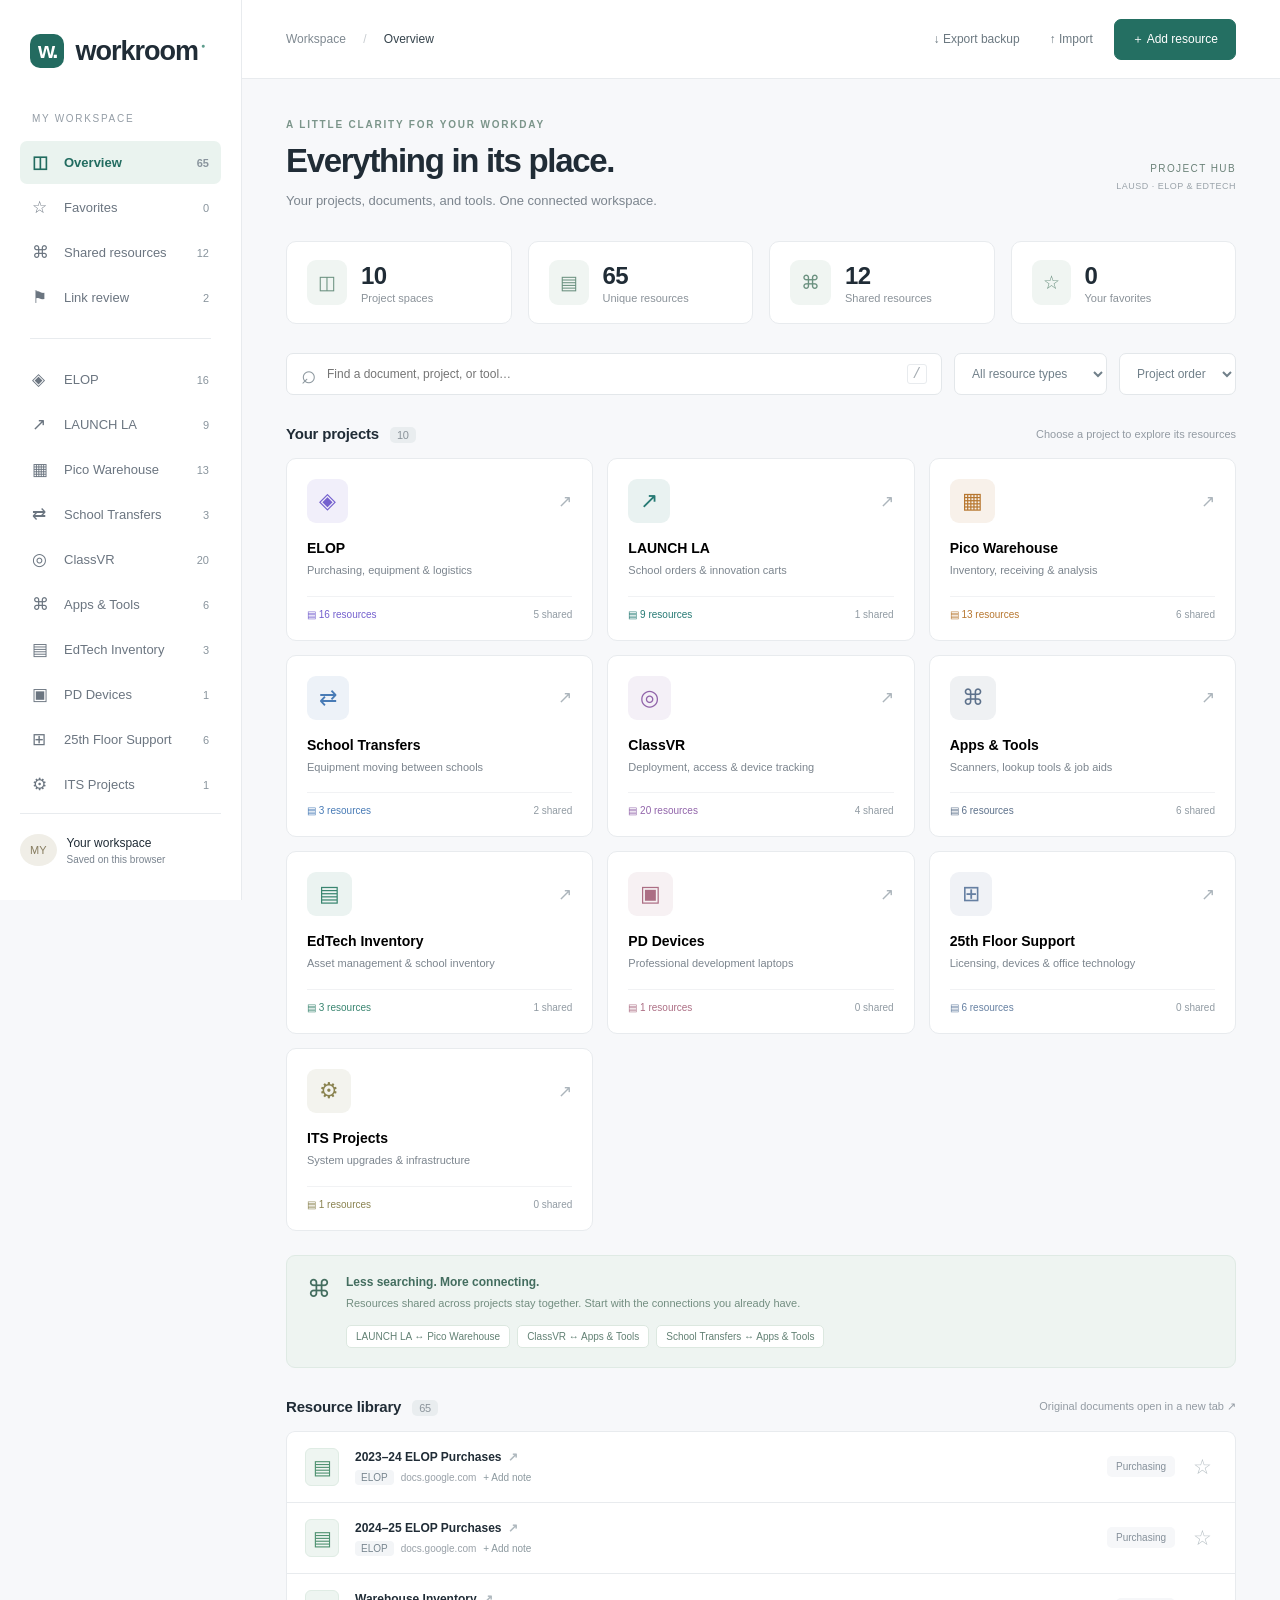
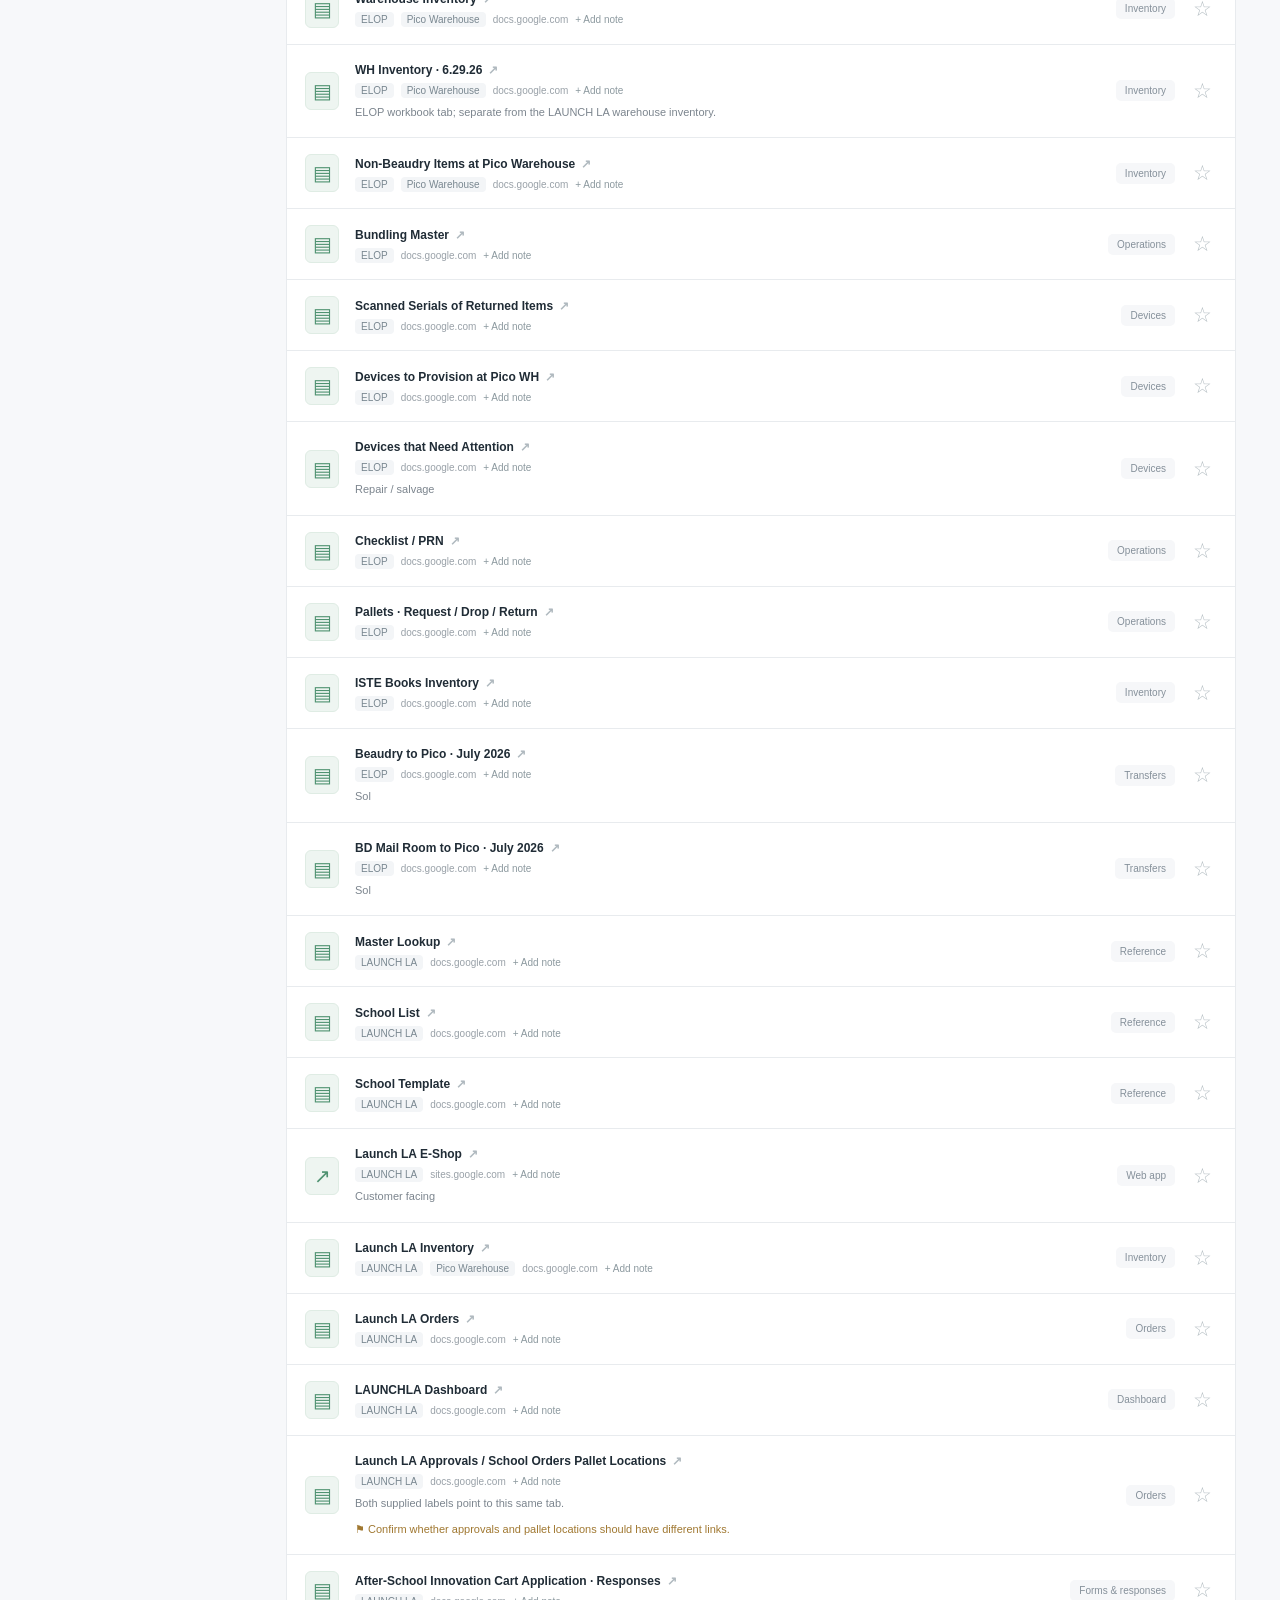
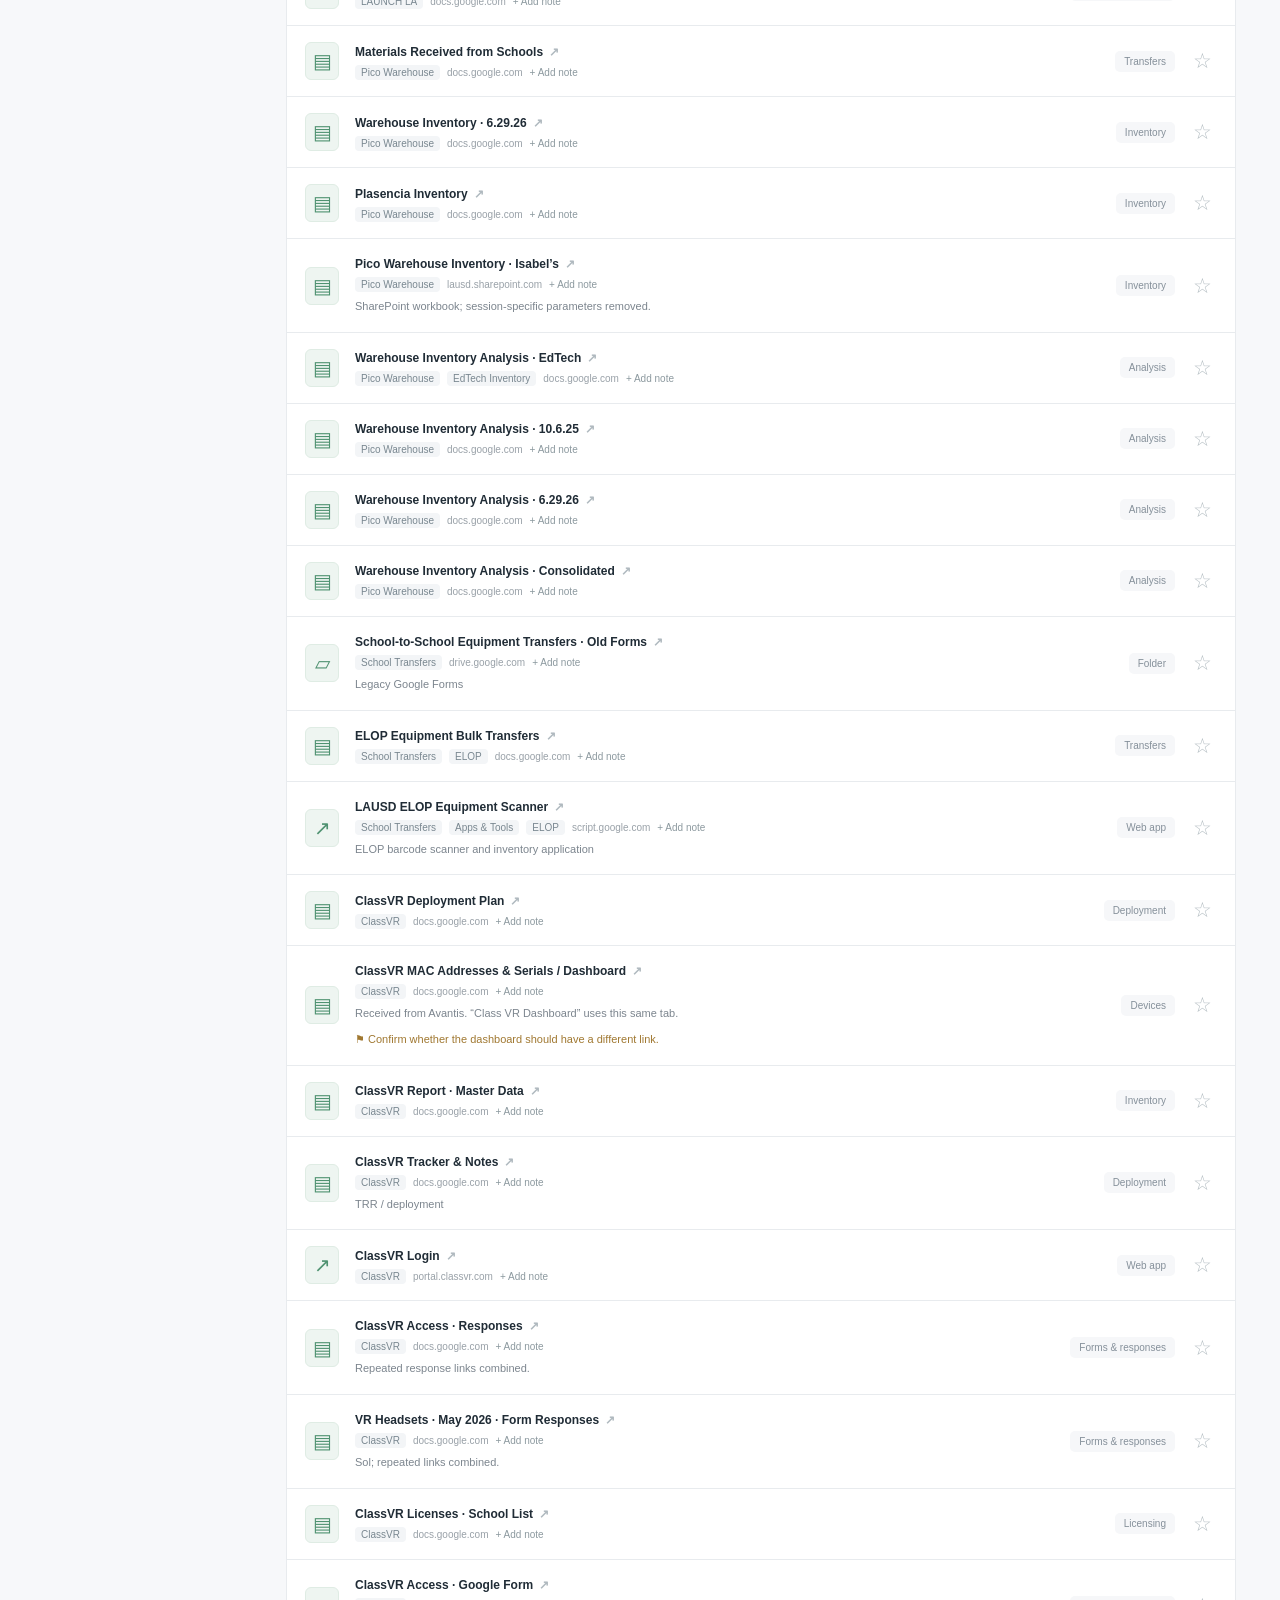
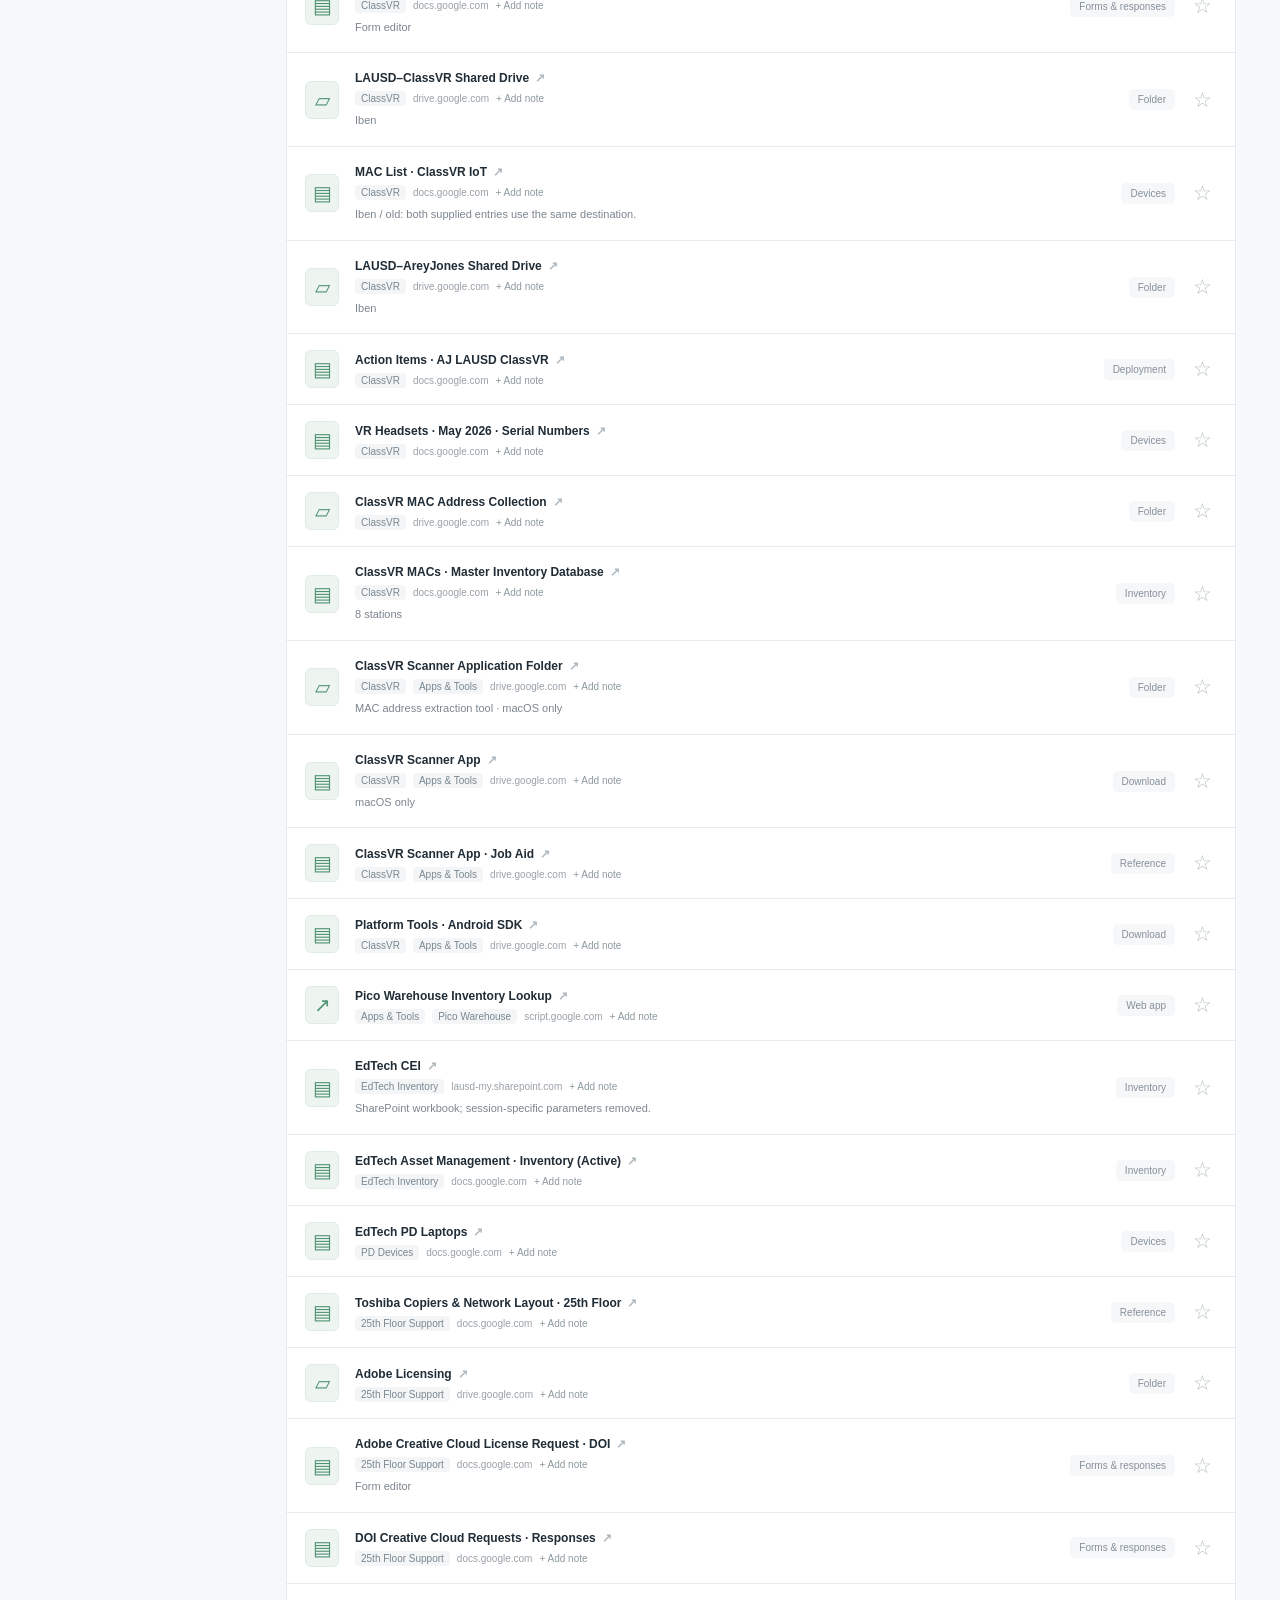
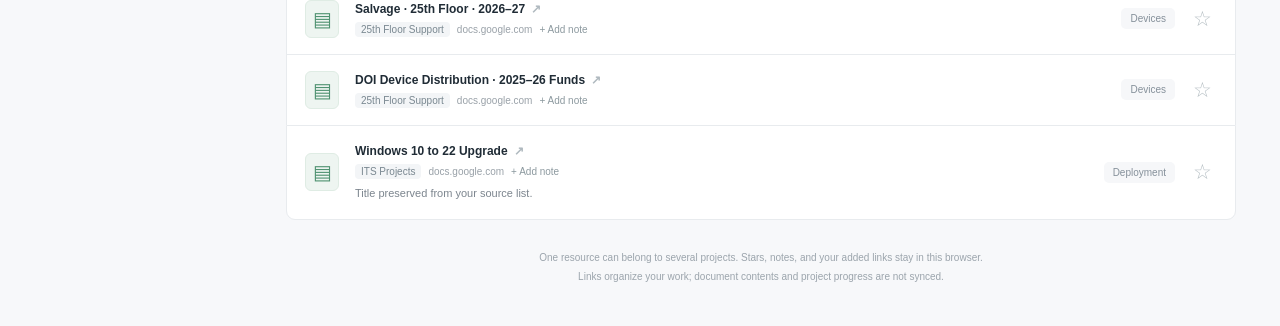
<file: index-bk.html>
<!doctype html>
<html lang="en"><head><meta charset="UTF-8"><meta name="viewport" content="width=device-width,initial-scale=1"><title>Workroom · Project Dashboard</title><style>:root{--bg:#f7f8fa;--ink:#202c36;--muted:#79838e;--line:#e8ebee;--green:#24756a}*{box-sizing:border-box}body{margin:0;background:var(--bg);color:var(--ink);font:14px 'DM Sans',sans-serif}button,input,select,textarea{font:inherit}button,a,input,select,textarea{outline-offset:4px}button{cursor:pointer}button{border:0}a{color:inherit;text-decoration:none}aside{width:242px;position:fixed;inset:0 auto 0 0;background:#fff;border-right:1px solid var(--line);padding:34px 20px;display:flex;flex-direction:column}.brand{font:800 27px Manrope,sans-serif;display:flex;align-items:center;gap:11px;letter-spacing:-1px;padding:0 10px}.brand-icon{background:#236b60;color:white;border-radius:10px;font-size:22px;padding:4px 8px;letter-spacing:-2px}.brand-dot{font-size:7px;color:#5d9d8d;align-self:start;margin-top:8px;margin-left:-8px}.workspace-label{font-size:10px;letter-spacing:1.7px;color:#949da6;margin:45px 12px 15px}nav button{width:100%;text-align:left;padding:11px 12px;background:transparent;color:#6b7580;border-radius:7px;margin:2px 0;display:flex;align-items:center;gap:12px;font-size:13px}nav button:hover{background:#f5f7f7}nav button.active{background:#eaf3ef;color:#226c60;font-weight:700}nav .nav-icon{font-size:17px;width:20px}nav .count{margin-left:auto;font-size:11px;color:#89949d}nav .divider{height:1px;background:var(--line);margin:19px 10px}.sidebar-bottom{margin-top:auto;display:flex;align-items:center;gap:10px;font-size:12px;border-top:1px solid var(--line);padding-top:20px}.avatar{background:#f0eee7;color:#877d60;padding:10px;border-radius:50%;font-size:11px}.sidebar-bottom small{display:block;font-size:10px;color:var(--muted);margin-top:4px}main{margin-left:242px}header{height:79px;border-bottom:1px solid var(--line);background:#fff;display:flex;justify-content:space-between;align-items:center;padding:0 44px;font-size:12px;color:#7f8991}.slash{padding:0 14px;color:#c8cdd1}#breadcrumb{color:#35434c}.header-actions{display:flex;gap:12px;align-items:center}.quiet{background:none;color:#6b7880;font-size:12px;padding:9px}.primary{background:#246f62;color:#fff;border:1px solid #246f62;border-radius:7px;padding:11px 17px;font-weight:500;font-size:12px}.primary:hover{background:#195347}.content{max-width:1500px;margin:auto;padding:40px 44px}.eyebrow{font-size:10px;font-weight:700;letter-spacing:1.8px;color:#7b958a;margin-bottom:12px}.heading-row{display:flex;justify-content:space-between;align-items:center}h1{font:800 33px Manrope,sans-serif;letter-spacing:-1.3px;margin:0 0 10px}p{color:#7c858e;font-size:13px;line-height:1.7;margin:0}.date-mark{font-size:10px;color:#6b8278;text-align:right;letter-spacing:1.4px}.date-mark span{display:block;font-size:9px;letter-spacing:.5px;margin-top:7px;color:#9aa3aa}.stats{display:grid;grid-template-columns:repeat(4,1fr);gap:16px;margin:29px 0}.stat{background:#fff;border:1px solid var(--line);border-radius:10px;padding:18px 20px;display:flex;align-items:center;gap:14px}.stat-icon{border-radius:9px;background:#f0f5f2;padding:11px;color:#6b9180;font-size:19px}.stat strong{display:block;font:800 24px Manrope,sans-serif;letter-spacing:-.7px}.stat small{font-size:11px;color:#8a9299;display:block;margin-top:2px}.toolbar{display:flex;gap:12px;margin:26px 0 30px}.search{display:flex;align-items:center;gap:10px;flex:1;background:#fff;border:1px solid #e3e7ea;border-radius:7px;padding:0 14px}.search span{font-size:26px;color:#8d989f}.search input{border:0;background:transparent;width:100%;padding:13px 0;font-size:12px;min-width:0}.search input:focus{outline:none}.search:focus-within{outline:2px solid #7dafa1}kbd{color:#a5acb2;border:1px solid var(--line);border-radius:3px;padding:1px 5px}select{border:1px solid #e3e7ea;border-radius:7px;background:#fff;color:#71808a;padding:10px 13px;font-size:12px;max-width:200px}.section-heading{display:flex;justify-content:space-between;align-items:center;margin-bottom:16px;gap:12px}.section-heading h2{font:700 15px Manrope,sans-serif;margin:0;letter-spacing:-.2px}.section-heading h2 span{margin-left:7px;padding:2px 7px;background:#e9edef;color:#8b949b;border-radius:5px;font:11px 'DM Sans',sans-serif}.section-heading>span,#view-note{font-size:11px;color:#939ba3}#project-grid{display:grid;grid-template-columns:repeat(3,1fr);gap:14px}.project-card{background:white;border:1px solid var(--line);border-radius:10px;padding:20px;text-align:left;position:relative;transition:transform .15s,box-shadow .15s}.project-card:hover{transform:translateY(-2px);box-shadow:0 5px 15px #182a3710}.project-top{display:flex;justify-content:space-between;align-items:center}.project-icon{background:color-mix(in srgb,var(--accent) 10%,white);color:var(--accent);border-radius:9px;padding:9px 12px;font-size:22px}.project-arrow{color:#acb5bc;font-size:17px}.project-card h3{font:700 14px Manrope,sans-serif;margin:17px 0 5px}.project-card p{font-size:11px}.project-bottom{border-top:1px solid #f1f2f4;padding-top:12px;margin-top:16px;display:flex;justify-content:space-between;color:#919ba3;font-size:10px}.project-bottom span:first-child{color:var(--accent)}.connections{margin:24px 0;display:flex;align-items:flex-start;gap:15px;background:#eef4f1;border:1px solid #dfeae4;border-radius:9px;padding:19px 20px;color:#436d5f}.connections strong{display:block;font-size:12px;margin-bottom:5px}.connections p{font-size:11px;color:#738e81}.connections .connection-icon{font-size:24px}.connection-chips{display:flex;flex-wrap:wrap;gap:7px;margin-top:12px}.connection-chips button{background:white;border:1px solid #dce8e0;border-radius:5px;padding:5px 9px;color:#628174;font-size:10px}.library{margin-top:30px}.resource{display:grid;grid-template-columns:38px 1fr auto 30px;gap:12px;align-items:center;background:white;border:1px solid var(--line);border-bottom:0;padding:16px 18px}.resource:first-child{border-radius:9px 9px 0 0}.resource:last-child{border-bottom:1px solid var(--line);border-radius:0 0 9px 9px}.file-icon{width:34px;height:38px;background:#eef5f1;color:#4f9271;border:1px solid #dfece4;border-radius:6px;display:grid;place-items:center;font-size:20px}.resource-title{font-size:12px;font-weight:600;display:inline-block}.resource-title:hover{color:#24756a;text-decoration:underline}.external{color:#b0b9bf;font-size:12px;margin-left:6px}.resource-meta{font-size:10px;color:#99a1a8;margin-top:6px;display:flex;align-items:center;gap:7px;flex-wrap:wrap}.project-tag{padding:2px 6px;background:#f3f5f7;border-radius:4px;color:#798790}.star{background:none;color:#b7c0c5;font-size:21px;padding:5px}.star.saved{color:#c39a3e}.type-tag{font-size:10px;color:#85909a;background:#f6f7f9;border-radius:5px;padding:5px 9px}.note-toggle{background:none;color:#8c999f;padding:0;font-size:10px}.note-panel{grid-column:2/-1}.note-panel textarea{width:100%;border:1px solid #dce5df;border-radius:5px;padding:10px;font-size:12px;resize:vertical}.note-panel small{color:#87978e;font-size:10px}.flag{color:#a07831;font-size:11px;margin-top:8px;line-height:1.6}.empty{border:1px dashed #d8dfe3;border-radius:10px;text-align:center;padding:45px;color:#8a979c}.empty strong{display:block;color:#526770;margin-bottom:8px}footer{font-size:10px;line-height:1.9;color:#9ba4ac;text-align:center;padding:28px 0 0}dialog{border:1px solid #dfe6e2;border-radius:14px;padding:28px;width:520px;max-width:calc(100% - 24px);box-shadow:0 20px 80px #102a3033}dialog::backdrop{background:#192d3b66;backdrop-filter:blur(3px)}.dialog-top{display:flex;justify-content:space-between;align-items:center;margin-bottom:22px}.dialog-top h2{margin:0;font:700 21px Manrope,sans-serif}.dialog-top button{background:none;font-size:25px;color:#8b979e}form>label{display:block;font-size:12px;color:#6b7d84;margin:14px 0}form input:not([type=checkbox]),form textarea,form select{display:block;width:100%;border:1px solid #dce3e5;border-radius:6px;padding:10px;margin-top:7px}fieldset{border:1px solid #e1e8e4;border-radius:7px;margin:15px 0;padding:12px}legend{font-size:12px;color:#6b7d84}#project-options{display:grid;grid-template-columns:1fr 1fr;gap:9px;font-size:11px}#project-options label{display:flex;align-items:center;gap:7px}input[type=checkbox]{accent-color:#24756a}#form-error{color:#ab553c;font-size:12px;margin-bottom:12px}#toast{position:fixed;bottom:24px;left:50%;transform:translateX(-50%);background:#284e43;color:white;border-radius:8px;padding:13px 24px;font-size:12px;display:none;z-index:10}@media(min-width:1500px){#project-grid{grid-template-columns:repeat(4,1fr)}}@media(max-width:1100px){aside{width:205px;padding:30px 14px}main{margin-left:205px}.content{padding:30px 25px}header{padding:0 25px}.stat{padding:14px;gap:9px}.stat-icon{padding:7px}#project-grid{grid-template-columns:repeat(2,1fr)}.date-mark{display:none}}@media(max-width:750px){aside{position:static;width:100%;padding:18px;border:0;border-bottom:1px solid var(--line)}.brand{font-size:23px}.workspace-label,.sidebar-bottom{display:none}nav{display:flex;overflow-x:auto;margin-top:15px}nav button{white-space:nowrap;width:auto;margin:0 3px;padding:9px}.count,nav .divider{display:none!important}main{margin-left:0}header{height:auto;min-height:65px;padding:12px 20px;gap:10px;flex-wrap:wrap}.header-actions{gap:4px}.content{padding:26px 18px}h1{font-size:27px}.stats{grid-template-columns:repeat(2,1fr);gap:10px}.stat strong{font-size:22px}.toolbar{flex-wrap:wrap}.search{flex-basis:100%}select{flex:1;max-width:none}#project-grid{grid-template-columns:repeat(2,1fr);gap:10px}.project-card{padding:15px}.project-card p{line-height:1.5}.section-heading>span,#view-note{display:none}.resource{padding:14px 10px;gap:9px;grid-template-columns:30px 1fr 28px}.file-icon{width:29px;height:33px}.type-tag{display:none}.star{grid-column:3}.project-bottom{line-height:1.6;gap:8px}.note-panel{grid-column:1/-1}}
[hidden]{display:none!important}</style></head>
<body><aside><a class="brand" href="#"><span class="brand-icon">w.</span> workroom<span class="brand-dot">●</span></a><div class="workspace-label">MY WORKSPACE</div><nav id="nav"></nav><div class="sidebar-bottom"><span class="avatar">MY</span><div>Your workspace<small>Saved on this browser</small></div></div></aside><main><header><span>Workspace <span class="slash">/</span> <span id="breadcrumb">Overview</span></span><div class="header-actions"><button id="export" class="quiet">↓ Export backup</button><button id="import" class="quiet">↑ Import</button><input type="file" id="import-file" accept="application/json" hidden><button id="add" class="primary">＋ Add resource</button></div></header><section class="content"><div class="eyebrow">A LITTLE CLARITY FOR YOUR WORKDAY</div><div class="heading-row"><div><h1 id="title">Everything in its place.</h1><p id="subtitle">Your projects, documents, and tools. One connected workspace.</p></div><div class="date-mark">PROJECT HUB<span>LAUSD · ELOP & EDTECH</span></div></div><div id="stats" class="stats"></div><div class="toolbar"><label class="search"><span>⌕</span><input id="search" type="search" placeholder="Find a document, project, or tool…" aria-label="Search resources"><kbd>/</kbd></label><select id="category" aria-label="Resource category"><option value="">All resource types</option></select><select id="sort" aria-label="Sort resources"><option value="project">Project order</option><option value="alpha">Name A–Z</option></select></div><section id="projects-section"><div class="section-heading"><h2>Your projects <span id="project-count"></span></h2><span>Choose a project to explore its resources</span></div><div id="project-grid"></div></section><section id="connections" class="connections"></section><section class="library"><div class="section-heading"><h2 id="library-title">Resource library <span id="result-count"></span></h2><div id="view-note">Original documents open in a new tab ↗</div></div><div id="resource-list"></div></section><footer>One resource can belong to several projects. Stars, notes, and your added links stay in this browser.<br>Links organize your work; document contents and project progress are not synced.</footer></section></main>
<dialog id="resource-dialog"><form id="resource-form"><div class="dialog-top"><h2>Add a resource</h2><button type="button" id="close-dialog" aria-label="Close">×</button></div><label>Name<input name="title" required maxlength="180" placeholder="e.g. School deployment tracker"></label><label>Link<input name="url" type="url" required placeholder="https://…"></label><label>Resource type<select name="category"><option>Reference</option><option>Inventory</option><option>Devices</option><option>Web app</option><option>Folder</option><option>Deployment</option><option>Forms & responses</option><option>Orders</option><option>Analysis</option><option>Purchasing</option><option>Licensing</option><option>Transfers</option><option>Operations</option><option>Dashboard</option><option>Download</option></select></label><fieldset><legend>Projects · choose one or more</legend><div id="project-options"></div></fieldset><label>Note<textarea name="note" rows="2" placeholder="What is this resource useful for?"></textarea></label><p id="form-error" role="alert"></p><button class="primary" type="submit">Add to workspace</button></form></dialog><div id="toast" role="status"></div><script>
const projects = [
{id:'elop',name:'ELOP',subtitle:'Purchasing, equipment & logistics',color:'#7460ce',icon:'◈'},
{id:'launch',name:'LAUNCH LA',subtitle:'School orders & innovation carts',color:'#267a74',icon:'↗'},
{id:'warehouse',name:'Pico Warehouse',subtitle:'Inventory, receiving & analysis',color:'#b77730',icon:'▦'},
{id:'transfers',name:'School Transfers',subtitle:'Equipment moving between schools',color:'#487bb6',icon:'⇄'},
{id:'vr',name:'ClassVR',subtitle:'Deployment, access & device tracking',color:'#9164aa',icon:'◎'},
{id:'apps',name:'Apps & Tools',subtitle:'Scanners, lookup tools & job aids',color:'#5d718b',icon:'⌘'},
{id:'edtech',name:'EdTech Inventory',subtitle:'Asset management & school inventory',color:'#398570',icon:'▤'},
{id:'pd',name:'PD Devices',subtitle:'Professional development laptops',color:'#ac6e84',icon:'▣'},
{id:'support',name:'25th Floor Support',subtitle:'Licensing, devices & office technology',color:'#6680a2',icon:'⊞'},
{id:'its',name:'ITS Projects',subtitle:'System upgrades & infrastructure',color:'#8a8350',icon:'⚙'}
];
const resources = [];
function add(title,url,groups,category='Reference',note='',flag=''){resources.push({id:'r'+(resources.length+1),title,url,projects:groups.split(','),category,note,flag});}
function sheet(title,book,gid,groups,category='Inventory',note='',flag=''){add(title,`https://docs.google.com/spreadsheets/d/${book}/edit?gid=${gid}#gid=${gid}`,groups,category,note,flag);}
const E='1dr570VJvddxzsTAERRUUeKRuE27WSFIWttpO-rvNmo0', L='1jWrPNLyDg8dGBs95ru5GiwIWovEMeAME-10kKH09odg', A='11QIVTBS1XOscOOvDWKYEtSnTLCCPewO2qKQo8S3b5f4', V='1vHcJfBZE1wdyaxRCG9tk-9OH73kcOLIifMJYGh4yjdI', H='1ypjdDcVAtarabWLasEoWvJN3YM4k_Pe7RNnR4K4eeTw';
sheet('2023–24 ELOP Purchases',E,'1056956109','elop','Purchasing');
sheet('2024–25 ELOP Purchases','1AE2uDe7lAH5buWjJNWkWWyWkLOAr0DbtnjLP3mm6qjw','135262776','elop','Purchasing');
sheet('Warehouse Inventory',E,'28156567','elop,warehouse','Inventory');
sheet('WH Inventory · 6.29.26',E,'877900497','elop,warehouse','Inventory','ELOP workbook tab; separate from the LAUNCH LA warehouse inventory.');
sheet('Non-Beaudry Items at Pico Warehouse',E,'306051168','elop,warehouse','Inventory');
sheet('Bundling Master',E,'306739542','elop','Operations');
sheet('Scanned Serials of Returned Items',E,'1405553675','elop','Devices');
sheet('Devices to Provision at Pico WH',E,'1504267254','elop','Devices');
sheet('Devices that Need Attention',E,'2013447275','elop','Devices','Repair / salvage');
sheet('Checklist / PRN',E,'1617121443','elop','Operations');
sheet('Pallets · Request / Drop / Return',E,'1471723518','elop','Operations');
sheet('ISTE Books Inventory',E,'1918676138','elop');
sheet('Beaudry to Pico · July 2026',E,'1514714467','elop','Transfers','Sol');
sheet('BD Mail Room to Pico · July 2026',E,'362753887','elop','Transfers','Sol');
sheet('Master Lookup',L,'658953664','launch','Reference');
sheet('School List',L,'1879552878','launch','Reference');
sheet('School Template',L,'201719541','launch','Reference');
add('Launch LA E-Shop','https://sites.google.com/lausd.net/launchlashop/home','launch','Web app','Customer facing');
sheet('Launch LA Inventory',L,'0','launch,warehouse');
sheet('Launch LA Orders',L,'354757045','launch','Orders');
sheet('LAUNCHLA Dashboard',L,'1173796555','launch','Dashboard');
sheet('Launch LA Approvals / School Orders Pallet Locations',L,'1780046857','launch','Orders','Both supplied labels point to this same tab.','Confirm whether approvals and pallet locations should have different links.');
sheet('After-School Innovation Cart Application · Responses','10SCbnlQnHJXf0T-KWjzeyskcqrw_KRmjujuF7XgZJ4w','534965077','launch','Forms & responses');
sheet('Materials Received from Schools',L,'1325314964','warehouse','Transfers');
sheet('Warehouse Inventory · 6.29.26',L,'1466500137','warehouse');
sheet('Plasencia Inventory',E,'1209279419','warehouse');
add("Pico Warehouse Inventory · Isabel’s",'https://lausd.sharepoint.com/:x:/r/sites/psd/_layouts/15/Doc.aspx?sourcedoc=%7B81c6fe55-352b-4b72-9ef2-d1b0d2ae184e%7D&action=edit&activeCell=%276.29.26%27!D736','warehouse','Inventory','SharePoint workbook; session-specific parameters removed.');
sheet('Warehouse Inventory Analysis · EdTech',A,'0','warehouse,edtech','Analysis');
sheet('Warehouse Inventory Analysis · 10.6.25',A,'690869186','warehouse','Analysis');
sheet('Warehouse Inventory Analysis · 6.29.26',A,'2048925685','warehouse','Analysis');
sheet('Warehouse Inventory Analysis · Consolidated',A,'223162966','warehouse','Analysis');
add('School-to-School Equipment Transfers · Old Forms','https://drive.google.com/drive/u/0/folders/1GR9zXek2GSvt6WLInMiaKASpE9Ge_WiE','transfers','Folder','Legacy Google Forms');
sheet('ELOP Equipment Bulk Transfers','1rfd9vKtDhD4UeYtFOi1GD2Mb3osIcKTiLR3fiQlc--Y','866466855','transfers,elop','Transfers');
add('LAUSD ELOP Equipment Scanner','https://script.google.com/macros/s/AKfycby5YeTlxXEepyuRL0-mfXeiUNFwWtzeOPIJtQENDqaNSwcAZI7OhsWTFW5sVDcoWk1I/exec','transfers,apps,elop','Web app','ELOP barcode scanner and inventory application');
add('ClassVR Deployment Plan','https://docs.google.com/document/d/1o-4bo-VWzD2l2d_llvqijNGUXkJIgb5sRIMlg608N1E/edit?tab=t.0','vr','Deployment');
sheet('ClassVR MAC Addresses & Serials / Dashboard',V,'209414636','vr','Devices','Received from Avantis. “Class VR Dashboard” uses this same tab.','Confirm whether the dashboard should have a different link.');
sheet('ClassVR Report · Master Data',V,'1268037393','vr','Inventory');
add('ClassVR Tracker & Notes','https://docs.google.com/document/d/1SslKDS-8AtIrgrGlgCoUatQnMGytrLFrB6RdeZoaLHc/edit?usp=drive_link','vr','Deployment','TRR / deployment');
add('ClassVR Login','https://portal.classvr.com/classvr/login.cfm','vr','Web app');
sheet('ClassVR Access · Responses','1ctpIBR2oXiwdZPw4Uxr4QsscavE1H53uSAG1OG65lKA','1337716022','vr','Forms & responses','Repeated response links combined.');
sheet('VR Headsets · May 2026 · Form Responses',H,'1012849996','vr','Forms & responses','Sol; repeated links combined.');
sheet('ClassVR Licenses · School List','1uppYZ0sBk0eLFq_g1qG4lmagnb85Nl5c2BabnuSublk','1563957576','vr','Licensing');
add('ClassVR Access · Google Form','https://docs.google.com/forms/d/13qaL-tP8NazNQ3nSib3aighbIlY5wZPfeJ1dvCRde7k/edit?ts=6aa96817','vr','Forms & responses','Form editor');
add('LAUSD–ClassVR Shared Drive','https://drive.google.com/drive/folders/0AKOSnscohEmVUk9PVA','vr','Folder','Iben');
sheet('MAC List · ClassVR IoT','1triGQdVFPEA_s8RGgiWt_u3w82nkEYXEGjoAIIR09f8','0','vr','Devices','Iben / old: both supplied entries use the same destination.');
add('LAUSD–AreyJones Shared Drive','https://drive.google.com/drive/folders/1FOV_otrZjkSyrMhuRWMrlRNmrPUoh7tw?usp=drive_link','vr','Folder','Iben');
add('Action Items · AJ LAUSD ClassVR','https://docs.google.com/document/d/1vCikaqezcZqaA0feXyj8hGD2Cmg8LEB7YpiDEGPqLg8/edit?usp=drive_link','vr','Deployment');
sheet('VR Headsets · May 2026 · Serial Numbers',H,'2129110066','vr','Devices');
add('ClassVR MAC Address Collection','https://drive.google.com/drive/u/0/folders/1x79xz8jYCOc0nGdcmfiW6rKEKqy-3v0E','vr','Folder');
sheet('ClassVR MACs · Master Inventory Database','1sk4XYmvULx5fDtsd-UIB1z84WmVOXocMgIhCx5pyAV4','1254015524','vr','Inventory','8 stations');
add('ClassVR Scanner Application Folder','https://drive.google.com/drive/folders/1MEwz9RJI4LPZXO4qLdk2kVuIkA9-SiQg','vr,apps','Folder','MAC address extraction tool · macOS only');
add('ClassVR Scanner App','https://drive.google.com/file/d/1OqPS3KbTCMfc_AFfS5OLuxBOfbnONyq3/view?usp=drive_link','vr,apps','Download','macOS only');
add('ClassVR Scanner App · Job Aid','https://drive.google.com/file/d/13k5zEC9IKRcjPS1iUXCssBBFCy5bvg0_/view?usp=drive_link','vr,apps','Reference');
add('Platform Tools · Android SDK','https://drive.google.com/file/d/1uXoIgCQ2vb0fIlWRr2vfibgtYJRNquon/view?usp=drive_link','vr,apps','Download');
add('Pico Warehouse Inventory Lookup','https://script.google.com/a/macros/lausd.net/s/AKfycbwp17uPztYzihyUCgMsAnF0uX8fMMDlHjCBupBLWgkq9dVd9xqMIvr7_9_hojsA8J00/exec','apps,warehouse','Web app');
add('EdTech CEI','https://lausd-my.sharepoint.com/:x:/r/personal/sxa3533_lausd_net/_layouts/15/doc2.aspx?sourcedoc=%7Bce7401b2-55ae-4698-9a37-319e8ad6dfdb%7D&action=edit&activeCell=%27School%20Inventory%27!C16','edtech','Inventory','SharePoint workbook; session-specific parameters removed.');
sheet('EdTech Asset Management · Inventory (Active)','1jsrt1P1BqH82FZptT92E0FmAmBPGlujUDl6orU7wtXE','261747403','edtech');
sheet('EdTech PD Laptops','1GLPWrrP9ROwhPU3ZZJUggtvnnHPyUbvb-RUwLZ0nRlw','1943099109','pd','Devices');
sheet('Toshiba Copiers & Network Layout · 25th Floor','1mBfr3N4KsBqgSjo49a-qTRJM5LmQHVzmvIOeEUC7E4w','2072656925','support','Reference');
add('Adobe Licensing','https://drive.google.com/drive/u/0/folders/16BXxTj85YWFV4-o74oD9sovokzreycLm','support','Folder');
add('Adobe Creative Cloud License Request · DOI','https://docs.google.com/forms/d/1GmWy2kggtqOydzYF3nZe7gUFugo6tDzfXEFIDAM_zmo/edit','support','Forms & responses','Form editor');
sheet('DOI Creative Cloud Requests · Responses','1Q31KvRO9rGgxwKDtX8NhPsdZMIOBPX1PjA9aJT6nkhY','964593573','support','Forms & responses');
sheet('Salvage · 25th Floor · 2026–27','1v-U3N4rJqld4PdXd6RDtPMhnA0mhObQLqt0xH4TGk_E','1193289432','support','Devices');
sheet('DOI Device Distribution · 2025–26 Funds','1OxoAQq6hlKF-U2x7tgozycagq3QQ5A1MDBh3dHUYDM8','0','support','Devices');
sheet('Windows 10 to 22 Upgrade','1a29_1nim1Buj_2_3BB6FT0UeRi1UPckli32-HPBJKhc','556864863','its','Deployment','Title preserved from your source list.');

'use strict';
const $=s=>document.querySelector(s), esc=s=>String(s??'').replace(/[&<>"']/g,c=>({'&':'&amp;','<':'&lt;','>':'&gt;','"':'&quot;',"'":'&#39;'}[c]));
const storageKey='workroom-v1';
let state={favorites:[],notes:{},custom:[]};
try{const stored=JSON.parse(localStorage.getItem(storageKey));if(stored)state=validate(stored);}catch{ /* A malformed backup must not prevent access to the built-in library. */ }
let view='overview',query='',type='',sort='project';
function validUrl(url){try{return new URL(url).protocol==='https:';}catch{return false;}}
function validate(s){
 if(!s||!Array.isArray(s.favorites)||!s.notes||typeof s.notes!=='object'||Array.isArray(s.notes)||!Array.isArray(s.custom))throw Error('Invalid backup format.');
 if(s.custom.length>2000)throw Error('Backup contains too many resources.');
 const ids=new Set(resources.map(r=>r.id));
 const custom=s.custom.map(r=>{if(!r||typeof r.id!=='string'||ids.has(r.id)||typeof r.title!=='string'||!r.title.trim()||!validUrl(r.url)||!Array.isArray(r.projects)||!r.projects.length||r.projects.some(p=>!projects.some(x=>x.id===p)))throw Error('Backup contains an invalid resource.');ids.add(r.id);return {id:r.id,title:r.title.slice(0,180),url:r.url,projects:[...new Set(r.projects)],category:String(r.category||'Reference'),note:String(r.note||''),flag:''};});
 return {favorites:[...new Set(s.favorites.filter(id=>typeof id==='string'&&ids.has(id)))],notes:Object.fromEntries(Object.entries(s.notes).filter(([id,n])=>ids.has(id)&&typeof n==='string')),custom};
}
function all(){return [...resources,...state.custom];}
function notify(message){$('#toast').textContent=message;$('#toast').style.display='block';clearTimeout(notify.timer);notify.timer=setTimeout(()=>$('#toast').style.display='none',3500);}
function save(){try{localStorage.setItem(storageKey,JSON.stringify(state));}catch{notify('Browser storage unavailable. Export a backup to keep your changes.');}}
function projectName(id){return projects.find(p=>p.id===id)?.name||id;}
function go(id){view=id;query='';type='';$('#search').value='';$('#category').value='';render();window.scrollTo({top:0,behavior:'smooth'});}
function renderNav(){
 const items=[['overview','◫','Overview',all().length],['favorites','☆','Favorites',state.favorites.length],['shared','⌘','Shared resources',all().filter(r=>r.projects.length>1).length],['review','⚑','Link review',all().filter(r=>r.flag).length]];
 $('#nav').innerHTML=items.map(([id,icon,name,count])=>navItem(id,icon,name,count)).join('')+'<div class="divider"></div>'+projects.map(p=>navItem(p.id,p.icon,p.name,all().filter(r=>r.projects.includes(p.id)).length)).join('');
 $('#nav').querySelectorAll('button').forEach(b=>b.onclick=()=>go(b.dataset.view));
}
function navItem(id,icon,name,count){return `<button data-view="${id}" class="${view===id?'active':''}" ${view===id?'aria-current="page"':''}><span class="nav-icon">${icon}</span>${esc(name)}<span class="count">${count}</span></button>`;}
function render(){
 renderNav();
 const project=projects.find(p=>p.id===view), special={overview:['Everything in its place.','Your projects, documents, and tools. One connected workspace.'],favorites:['Your everyday essentials.','Keep the resources you reach for most, close at hand.'],shared:['Connected across projects.','One destination, visible wherever you need it.'],review:['A little link housekeeping.','Different labels point to the same tab. Open the resource and confirm its purpose.']};
 $('#title').textContent=project?.name||special[view][0];$('#subtitle').textContent=project?.subtitle||special[view][1];$('#breadcrumb').textContent=project?.name||({overview:'Overview',favorites:'Favorites',shared:'Shared resources',review:'Link review'})[view];
 const shared=all().filter(r=>r.projects.length>1);
 $('#stats').innerHTML=[['◫',projects.length,'Project spaces'],['▤',all().length,'Unique resources'],['⌘',shared.length,'Shared resources'],['☆',state.favorites.length,'Your favorites']].map(([icon,n,t])=>`<div class="stat"><div class="stat-icon">${icon}</div><div><strong>${n}</strong><small>${t}</small></div></div>`).join('');
 const showProjects=view==='overview'&&!query&&!type;$('#projects-section').hidden=!showProjects;
 $('#project-count').textContent=projects.length;
 $('#project-grid').innerHTML=projects.map(p=>{let rs=all().filter(r=>r.projects.includes(p.id));return `<button class="project-card" data-project="${p.id}" style="--accent:${p.color}"><div class="project-top"><span class="project-icon">${p.icon}</span><span class="project-arrow">↗</span></div><h3>${esc(p.name)}</h3><p>${esc(p.subtitle)}</p><div class="project-bottom"><span>▤ ${rs.length} resources</span><span>${rs.filter(r=>r.projects.length>1).length} shared</span></div></button>`;}).join('');
 $('#project-grid').querySelectorAll('button').forEach(b=>b.onclick=()=>go(b.dataset.project));
 $('#connections').hidden=!showProjects;
 $('#connections').innerHTML='<span class="connection-icon">⌘</span><div><strong>Less searching. More connecting.</strong><p>Resources shared across projects stay together. Start with the connections you already have.</p><div class="connection-chips"><button data-target="shared">LAUNCH LA ↔ Pico Warehouse</button><button data-target="shared">ClassVR ↔ Apps & Tools</button><button data-target="shared">School Transfers ↔ Apps & Tools</button></div></div>';
 $('#connections').querySelectorAll('button').forEach(b=>b.onclick=()=>go(b.dataset.target));
 let list=all().filter(r=>(!project||r.projects.includes(view))&&(view!=='favorites'||state.favorites.includes(r.id))&&(view!=='shared'||r.projects.length>1)&&(view!=='review'||r.flag)&&(!type||r.category===type));
 const words=query.toLocaleLowerCase().trim().split(/\s+/).filter(Boolean);
 list=list.filter(r=>words.every(w=>[r.title,r.category,r.note,r.flag,state.notes[r.id],...r.projects.map(projectName)].join(' ').toLocaleLowerCase().includes(w)));
 if(sort==='alpha')list.sort((a,b)=>a.title.localeCompare(b.title));
 $('#library-title').innerHTML=`${project?'Project resources':view==='favorites'?'Favorite resources':view==='review'?'Links to verify':view==='shared'?'Shared resources':'Resource library'} <span>${list.length}</span>`;
 $('#resource-list').innerHTML=list.length?list.map(resourceRow).join(''):`<div class="empty"><strong>${view==='favorites'&&!query?'Your favorites start here.':'No resources found.'}</strong>${view==='favorites'&&!query?'Star any resource to keep it in this view.':'Try a different search or resource type.'}</div>`;
 $('#resource-list').querySelectorAll('.star').forEach(b=>b.onclick=()=>{const id=b.dataset.id;state.favorites=state.favorites.includes(id)?state.favorites.filter(x=>x!==id):[...state.favorites,id];save();render();});
 $('#resource-list').querySelectorAll('.note-toggle').forEach(b=>b.onclick=()=>{const panel=document.getElementById('note-'+b.dataset.id);panel.hidden=!panel.hidden;b.setAttribute('aria-expanded',String(!panel.hidden));if(!panel.hidden)panel.querySelector('textarea').focus();});
 $('#resource-list').querySelectorAll('textarea').forEach(t=>t.oninput=()=>{state.notes[t.dataset.id]=t.value;save();});
 $('#resource-list').querySelectorAll('.project-tag').forEach(b=>b.onclick=()=>go(b.dataset.project));
}
function resourceRow(r){const favorite=state.favorites.includes(r.id);return `<article class="resource"><span class="file-icon" aria-hidden="true">${r.category==='Folder'?'▱':r.category==='Web app'?'↗':'▤'}</span><div><a class="resource-title" href="${esc(r.url)}" target="_blank" rel="noopener noreferrer">${esc(r.title)}<span class="external">↗</span></a><div class="resource-meta">${r.projects.map(p=>`<button class="project-tag" data-project="${p}">${esc(projectName(p))}</button>`).join('')}<span>${new URL(r.url).hostname}</span><button class="note-toggle" data-id="${esc(r.id)}" aria-expanded="false" aria-controls="note-${esc(r.id)}">${state.notes[r.id]?'✎ Edit note':'+ Add note'}</button></div>${r.note?`<p style="font-size:11px;margin-top:5px">${esc(r.note)}</p>`:''}${r.flag?`<div class="flag">⚑ ${esc(r.flag)}</div>`:''}</div><span class="type-tag">${esc(r.category)}</span><button class="star ${favorite?'saved':''}" data-id="${esc(r.id)}" aria-label="${favorite?'Remove from':'Add to'} favorites: ${esc(r.title)}" aria-pressed="${favorite}">${favorite?'★':'☆'}</button><div class="note-panel" id="note-${esc(r.id)}" hidden><textarea rows="2" data-id="${esc(r.id)}" aria-label="Personal note for ${esc(r.title)}" placeholder="Add a reminder, owner, or next step…">${esc(state.notes[r.id]||'')}</textarea><small>Saved automatically in this browser.</small></div></article>`;}
function categories(){const current=$('#category').value;$('#category').innerHTML='<option value="">All resource types</option>'+[...new Set(all().map(r=>r.category))].sort().map(c=>`<option value="${esc(c)}">${esc(c)}</option>`).join('');$('#category').value=current;}
$('#search').oninput=e=>{query=e.target.value;render();};$('#category').onchange=e=>{type=e.target.value;render();};$('#sort').onchange=e=>{sort=e.target.value;render();};
document.addEventListener('keydown',e=>{if(e.key==='/'&&!['INPUT','TEXTAREA','SELECT'].includes(document.activeElement.tagName)&&!$('#resource-dialog').open){e.preventDefault();$('#search').focus();}});
$('.brand').onclick=e=>{e.preventDefault();go('overview');};
$('#project-options').innerHTML=projects.map(p=>`<label><input type="checkbox" name="projects" value="${p.id}">${esc(p.name)}</label>`).join('');
$('#add').onclick=()=>{$('#resource-form').reset();$('#form-error').textContent='';if(projects.some(p=>p.id===view))$('#project-options input[value="'+view+'"]').checked=true;$('#resource-dialog').showModal();};
$('#close-dialog').onclick=()=>$('#resource-dialog').close();
$('#resource-form').onsubmit=e=>{e.preventDefault();const form=new FormData(e.target),groups=form.getAll('projects'),url=form.get('url').trim(),title=form.get('title').trim();if(!title||!groups.length||!validUrl(url)){$('#form-error').textContent='Enter a name, an HTTPS link, and at least one project.';return;}const existing=all().find(r=>r.url===url);if(existing){$('#form-error').textContent='This exact link is already in the library: '+existing.title+'.';return;}state.custom.push({id:'custom-'+crypto.randomUUID(),title,url,projects:groups,category:form.get('category'),note:form.get('note').trim(),flag:''});save();categories();view=groups[0];query='';type='';$('#search').value='';$('#category').value='';render();$('#resource-dialog').close();notify('Resource added to your workspace.');};
$('#export').onclick=()=>{const blob=new Blob([JSON.stringify({version:1,...state},null,2)],{type:'application/json'}),url=URL.createObjectURL(blob),link=document.createElement('a');link.href=url;link.download='workroom-backup-'+new Date().toISOString().slice(0,10)+'.json';link.click();setTimeout(()=>URL.revokeObjectURL(url),1000);notify('Backup exported: favorites, personal notes, and added links.');};
$('#import').onclick=()=>$('#import-file').click();$('#import-file').onchange=async e=>{const file=e.target.files[0];if(!file)return;try{if(file.size>5e6)throw Error('Backup is too large.');const incoming=validate(JSON.parse(await file.text()));const merged=new Map(state.custom.map(r=>[r.id,r]));for(const r of incoming.custom)merged.set(r.id,r);state=validate({favorites:[...new Set([...state.favorites,...incoming.favorites])],notes:{...state.notes,...incoming.notes},custom:[...merged.values()]});save();categories();render();notify('Backup imported. Existing resources and favorites retained.');}catch(err){notify('Could not import: '+err.message);}e.target.value='';};
categories();render();

</script></body></html>
</file>
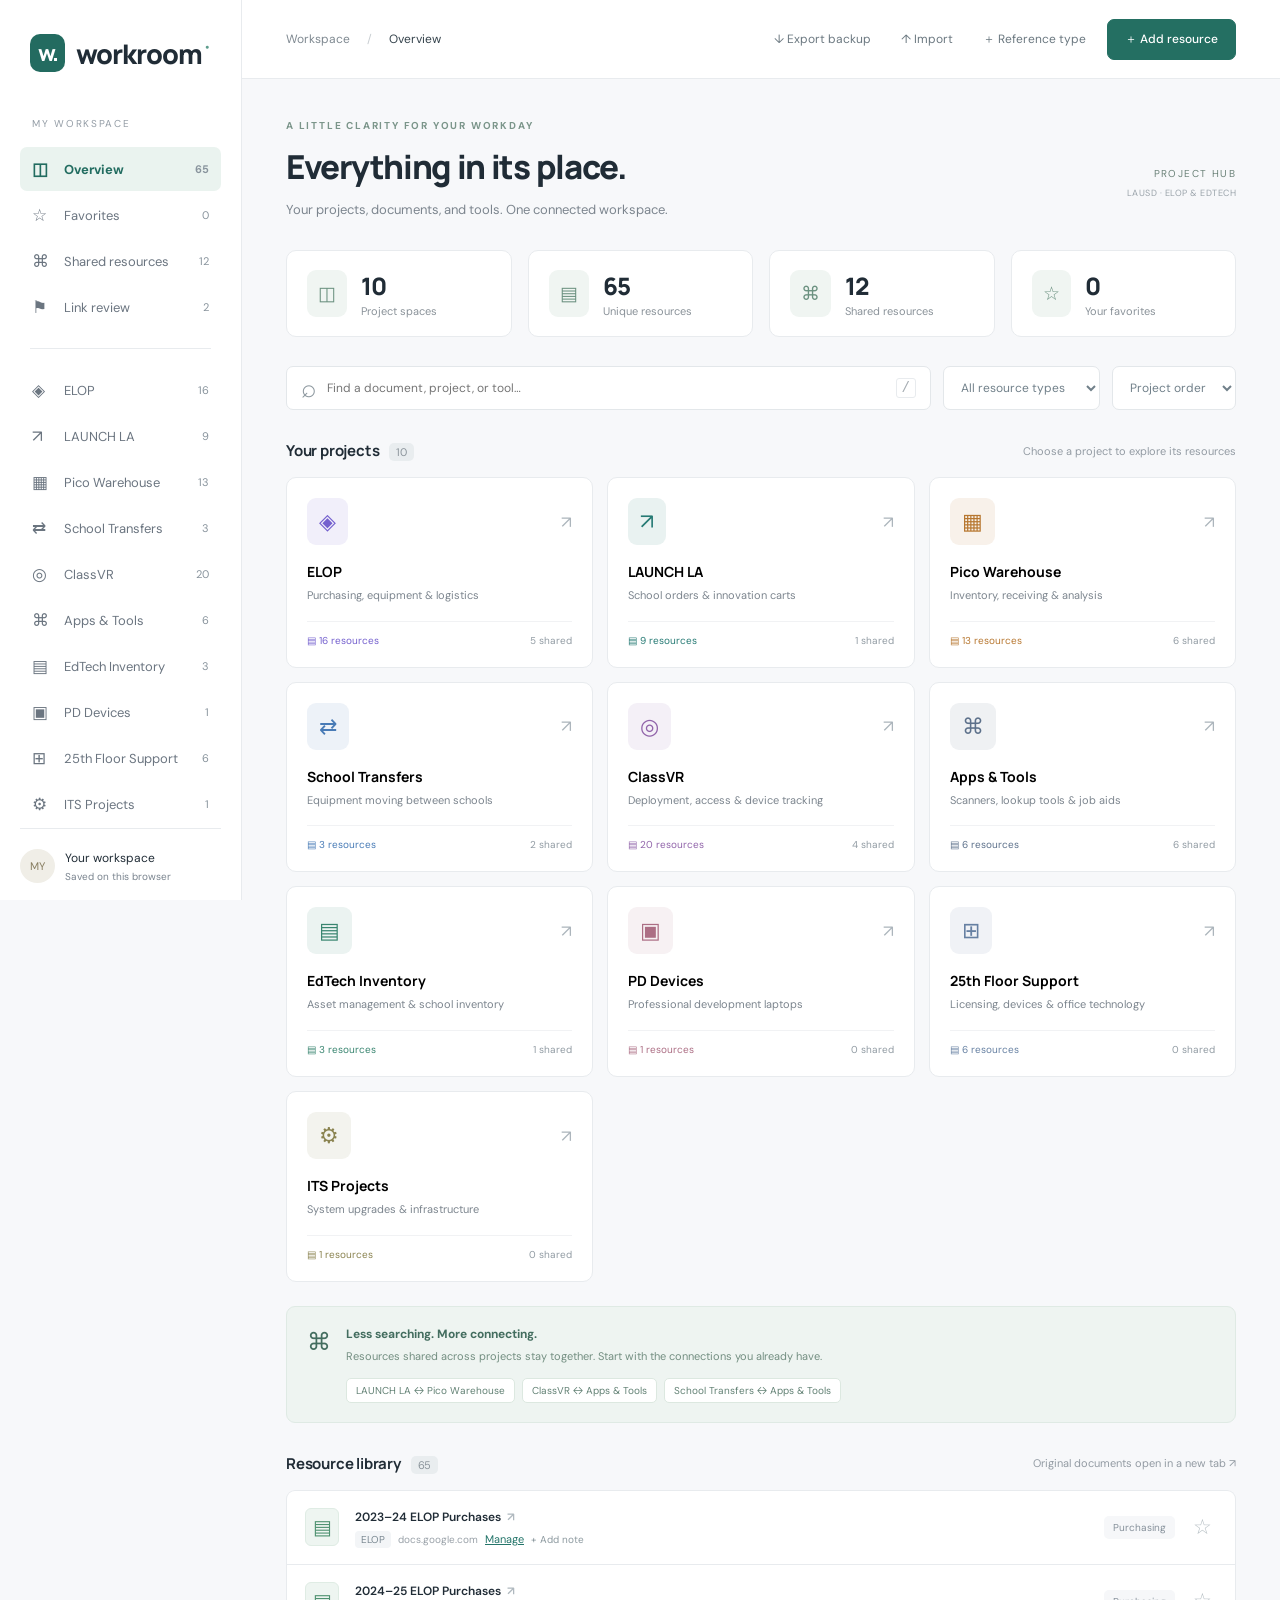
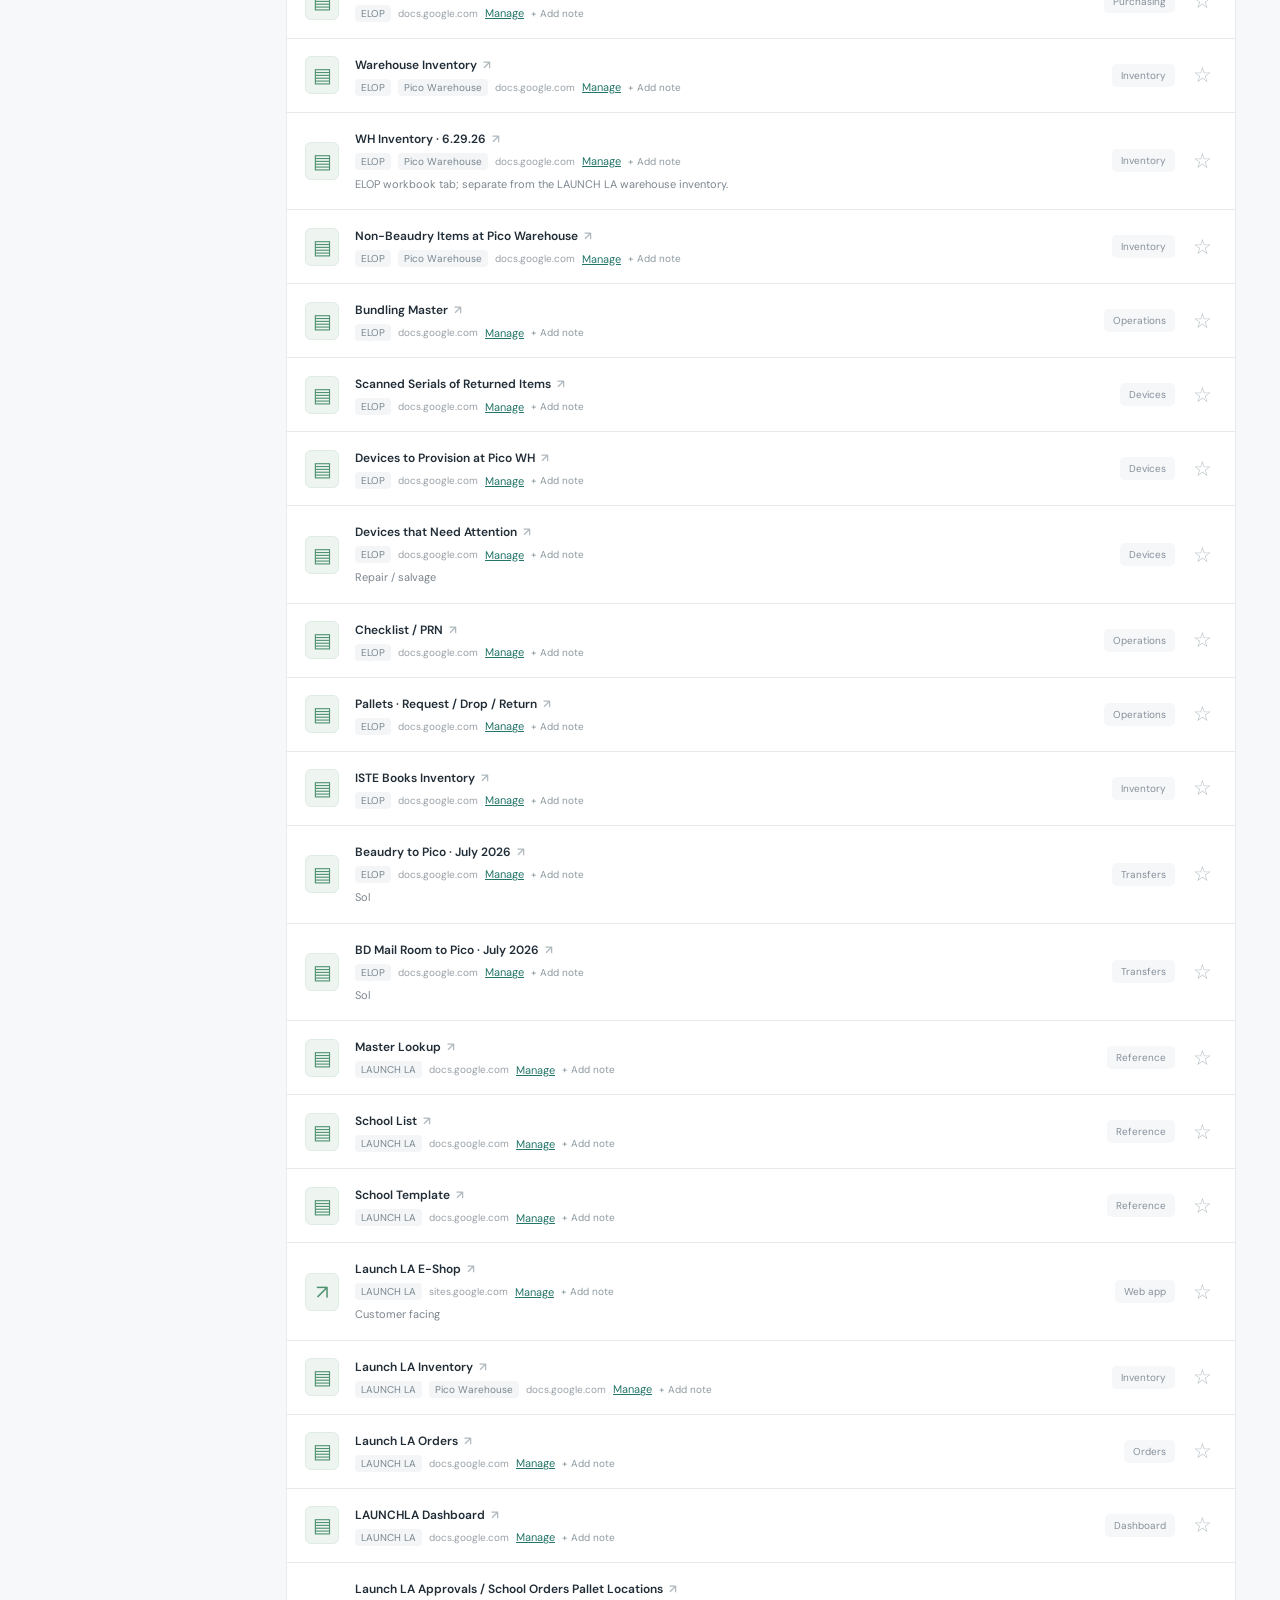
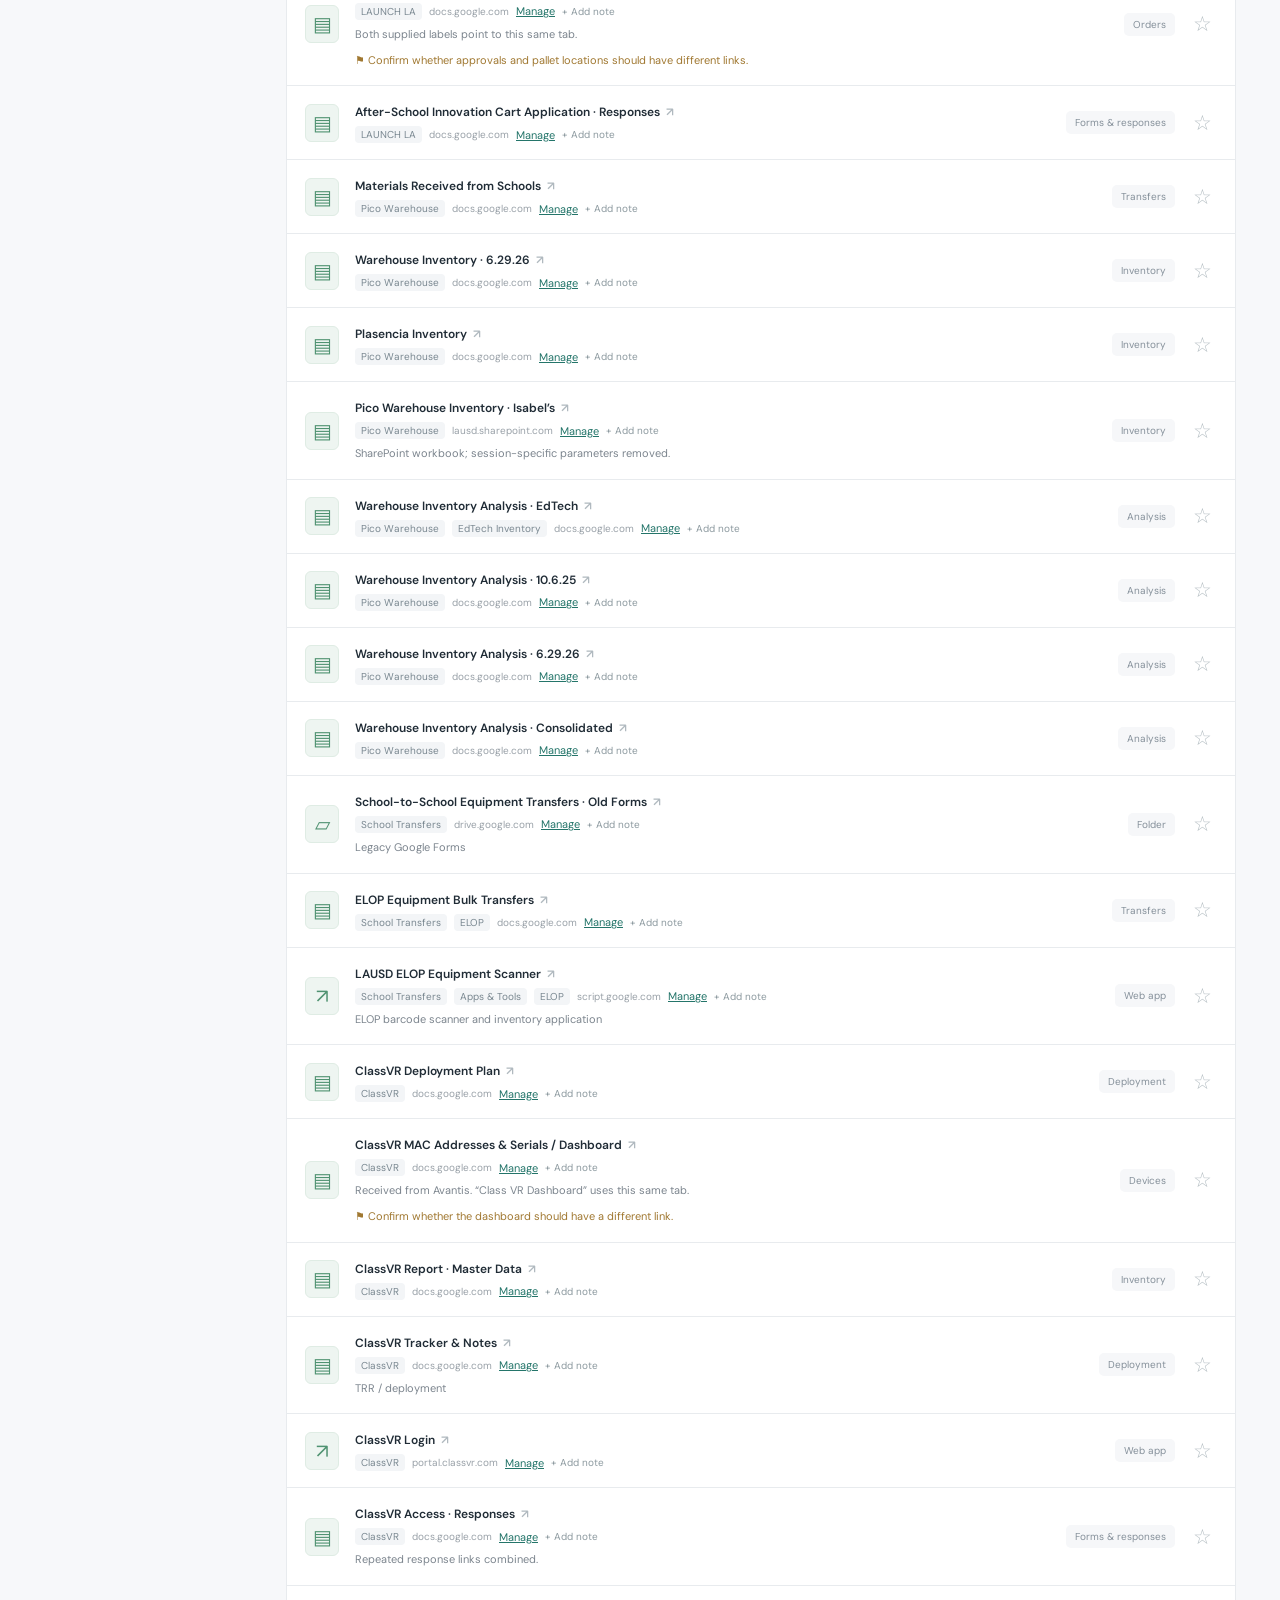
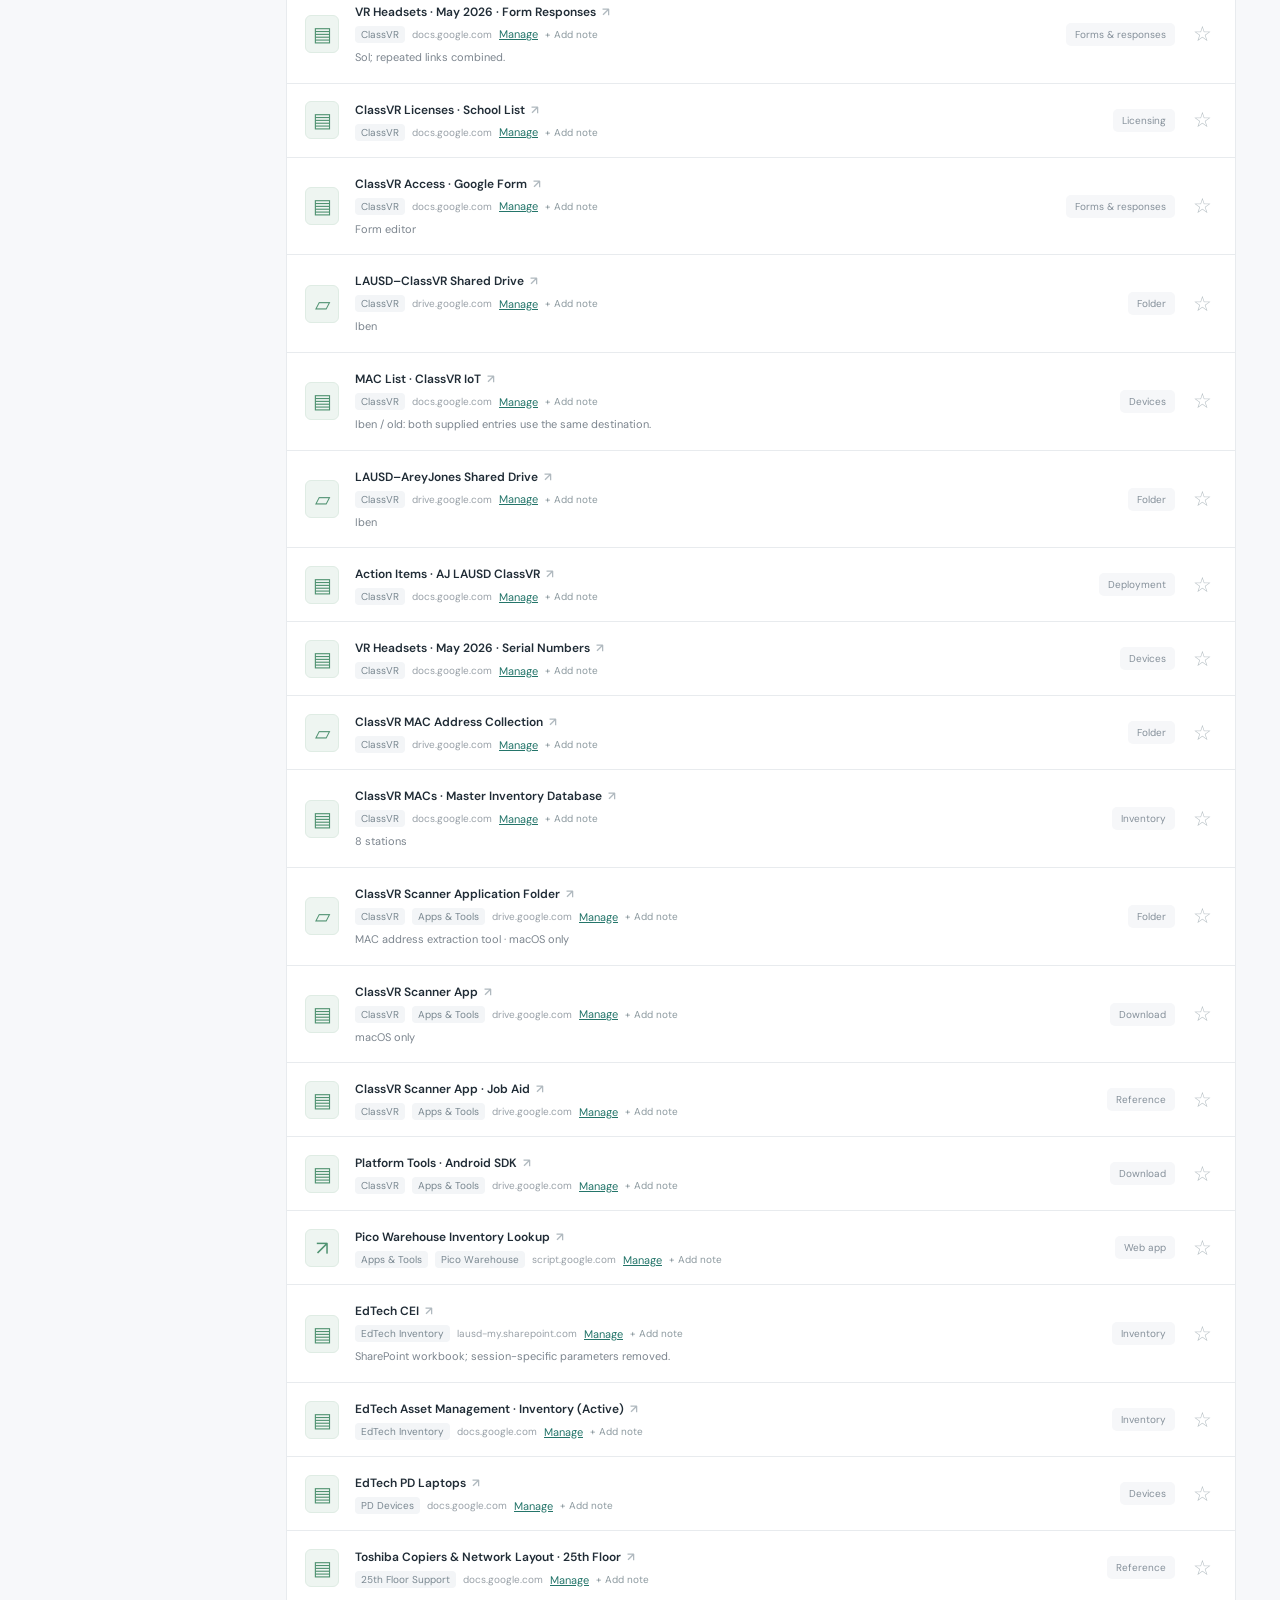
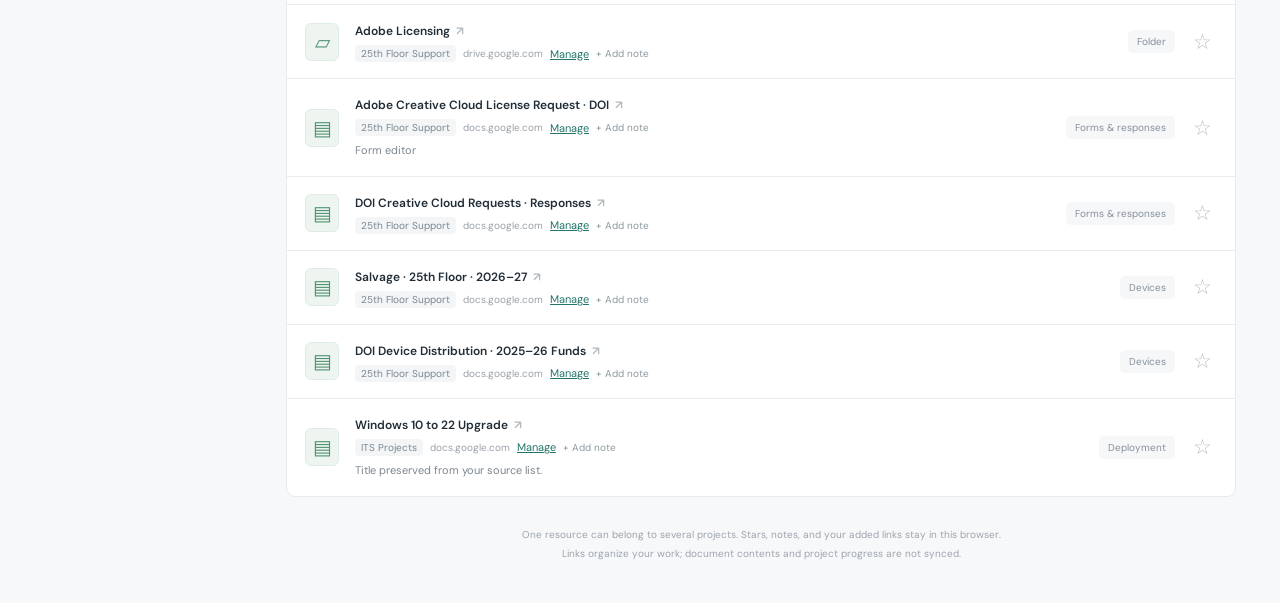
<file: Workroom.html>
<!doctype html>
<html lang="en"><head><meta charset="UTF-8"><meta name="viewport" content="width=device-width,initial-scale=1"><title>Workroom · Project Dashboard</title><style>@import url('https://fonts.googleapis.com/css2?family=DM+Sans:wght@400;500;600;700&family=Manrope:wght@400;500;600;700;800&display=swap');
:root{--bg:#f7f8fa;--ink:#202c36;--muted:#79838e;--line:#e8ebee;--green:#24756a}*{box-sizing:border-box}body{margin:0;background:var(--bg);color:var(--ink);font:14px 'DM Sans',sans-serif}button,input,select,textarea{font:inherit}button,a,input,select,textarea{outline-offset:4px}button{cursor:pointer}button{border:0}a{color:inherit;text-decoration:none}aside{width:242px;position:fixed;inset:0 auto 0 0;background:#fff;border-right:1px solid var(--line);padding:34px 20px;display:flex;flex-direction:column}.brand{font:800 27px Manrope,sans-serif;display:flex;align-items:center;gap:11px;letter-spacing:-1px;padding:0 10px}.brand-icon{background:#236b60;color:white;border-radius:10px;font-size:22px;padding:4px 8px;letter-spacing:-2px}.brand-dot{font-size:7px;color:#5d9d8d;align-self:start;margin-top:8px;margin-left:-8px}.workspace-label{font-size:10px;letter-spacing:1.7px;color:#949da6;margin:45px 12px 15px}nav button{width:100%;text-align:left;padding:11px 12px;background:transparent;color:#6b7580;border-radius:7px;margin:2px 0;display:flex;align-items:center;gap:12px;font-size:13px}nav button:hover{background:#f5f7f7}nav button.active{background:#eaf3ef;color:#226c60;font-weight:700}nav .nav-icon{font-size:17px;width:20px}nav .count{margin-left:auto;font-size:11px;color:#89949d}nav .divider{height:1px;background:var(--line);margin:19px 10px}.sidebar-bottom{margin-top:auto;display:flex;align-items:center;gap:10px;font-size:12px;border-top:1px solid var(--line);padding-top:20px}.avatar{background:#f0eee7;color:#877d60;padding:10px;border-radius:50%;font-size:11px}.sidebar-bottom small{display:block;font-size:10px;color:var(--muted);margin-top:4px}main{margin-left:242px}header{height:79px;border-bottom:1px solid var(--line);background:#fff;display:flex;justify-content:space-between;align-items:center;padding:0 44px;font-size:12px;color:#7f8991}.slash{padding:0 14px;color:#c8cdd1}#breadcrumb{color:#35434c}.header-actions{display:flex;gap:12px;align-items:center}.quiet{background:none;color:#6b7880;font-size:12px;padding:9px}.primary{background:#246f62;color:#fff;border:1px solid #246f62;border-radius:7px;padding:11px 17px;font-weight:500;font-size:12px}.primary:hover{background:#195347}.content{max-width:1500px;margin:auto;padding:40px 44px}.eyebrow{font-size:10px;font-weight:700;letter-spacing:1.8px;color:#7b958a;margin-bottom:12px}.heading-row{display:flex;justify-content:space-between;align-items:center}h1{font:800 33px Manrope,sans-serif;letter-spacing:-1.3px;margin:0 0 10px}p{color:#7c858e;font-size:13px;line-height:1.7;margin:0}.date-mark{font-size:10px;color:#6b8278;text-align:right;letter-spacing:1.4px}.date-mark span{display:block;font-size:9px;letter-spacing:.5px;margin-top:7px;color:#9aa3aa}.stats{display:grid;grid-template-columns:repeat(4,1fr);gap:16px;margin:29px 0}.stat{background:#fff;border:1px solid var(--line);border-radius:10px;padding:18px 20px;display:flex;align-items:center;gap:14px}.stat-icon{border-radius:9px;background:#f0f5f2;padding:11px;color:#6b9180;font-size:19px}.stat strong{display:block;font:800 24px Manrope,sans-serif;letter-spacing:-.7px}.stat small{font-size:11px;color:#8a9299;display:block;margin-top:2px}.toolbar{display:flex;gap:12px;margin:26px 0 30px}.search{display:flex;align-items:center;gap:10px;flex:1;background:#fff;border:1px solid #e3e7ea;border-radius:7px;padding:0 14px}.search span{font-size:26px;color:#8d989f}.search input{border:0;background:transparent;width:100%;padding:13px 0;font-size:12px;min-width:0}.search input:focus{outline:none}.search:focus-within{outline:2px solid #7dafa1}kbd{color:#a5acb2;border:1px solid var(--line);border-radius:3px;padding:1px 5px}select{border:1px solid #e3e7ea;border-radius:7px;background:#fff;color:#71808a;padding:10px 13px;font-size:12px;max-width:200px}.section-heading{display:flex;justify-content:space-between;align-items:center;margin-bottom:16px;gap:12px}.section-heading h2{font:700 15px Manrope,sans-serif;margin:0;letter-spacing:-.2px}.section-heading h2 span{margin-left:7px;padding:2px 7px;background:#e9edef;color:#8b949b;border-radius:5px;font:11px 'DM Sans',sans-serif}.section-heading>span,#view-note{font-size:11px;color:#939ba3}#project-grid{display:grid;grid-template-columns:repeat(3,1fr);gap:14px}.project-card{background:white;border:1px solid var(--line);border-radius:10px;padding:20px;text-align:left;position:relative;transition:transform .15s,box-shadow .15s}.project-card:hover{transform:translateY(-2px);box-shadow:0 5px 15px #182a3710}.project-top{display:flex;justify-content:space-between;align-items:center}.project-icon{background:color-mix(in srgb,var(--accent) 10%,white);color:var(--accent);border-radius:9px;padding:9px 12px;font-size:22px}.project-arrow{color:#acb5bc;font-size:17px}.project-card h3{font:700 14px Manrope,sans-serif;margin:17px 0 5px}.project-card p{font-size:11px}.project-bottom{border-top:1px solid #f1f2f4;padding-top:12px;margin-top:16px;display:flex;justify-content:space-between;color:#919ba3;font-size:10px}.project-bottom span:first-child{color:var(--accent)}.connections{margin:24px 0;display:flex;align-items:flex-start;gap:15px;background:#eef4f1;border:1px solid #dfeae4;border-radius:9px;padding:19px 20px;color:#436d5f}.connections strong{display:block;font-size:12px;margin-bottom:5px}.connections p{font-size:11px;color:#738e81}.connections .connection-icon{font-size:24px}.connection-chips{display:flex;flex-wrap:wrap;gap:7px;margin-top:12px}.connection-chips button{background:white;border:1px solid #dce8e0;border-radius:5px;padding:5px 9px;color:#628174;font-size:10px}.library{margin-top:30px}.resource{display:grid;grid-template-columns:38px 1fr auto 30px;gap:12px;align-items:center;background:white;border:1px solid var(--line);border-bottom:0;padding:16px 18px}.resource:first-child{border-radius:9px 9px 0 0}.resource:last-child{border-bottom:1px solid var(--line);border-radius:0 0 9px 9px}.file-icon{width:34px;height:38px;background:#eef5f1;color:#4f9271;border:1px solid #dfece4;border-radius:6px;display:grid;place-items:center;font-size:20px}.resource-title{font-size:12px;font-weight:600;display:inline-block}.resource-title:hover{color:#24756a;text-decoration:underline}.external{color:#b0b9bf;font-size:12px;margin-left:6px}.resource-meta{font-size:10px;color:#99a1a8;margin-top:6px;display:flex;align-items:center;gap:7px;flex-wrap:wrap}.project-tag{padding:2px 6px;background:#f3f5f7;border-radius:4px;color:#798790}.star{background:none;color:#b7c0c5;font-size:21px;padding:5px}.star.saved{color:#c39a3e}.type-tag{font-size:10px;color:#85909a;background:#f6f7f9;border-radius:5px;padding:5px 9px}.note-toggle{background:none;color:#8c999f;padding:0;font-size:10px}.note-panel{grid-column:2/-1}.note-panel textarea{width:100%;border:1px solid #dce5df;border-radius:5px;padding:10px;font-size:12px;resize:vertical}.note-panel small{color:#87978e;font-size:10px}.flag{color:#a07831;font-size:11px;margin-top:8px;line-height:1.6}.empty{border:1px dashed #d8dfe3;border-radius:10px;text-align:center;padding:45px;color:#8a979c}.empty strong{display:block;color:#526770;margin-bottom:8px}footer{font-size:10px;line-height:1.9;color:#9ba4ac;text-align:center;padding:28px 0 0}dialog{border:1px solid #dfe6e2;border-radius:14px;padding:28px;width:520px;max-width:calc(100% - 24px);box-shadow:0 20px 80px #102a3033}dialog::backdrop{background:#192d3b66;backdrop-filter:blur(3px)}.dialog-top{display:flex;justify-content:space-between;align-items:center;margin-bottom:22px}.dialog-top h2{margin:0;font:700 21px Manrope,sans-serif}.dialog-top button{background:none;font-size:25px;color:#8b979e}form>label{display:block;font-size:12px;color:#6b7d84;margin:14px 0}form input:not([type=checkbox]),form textarea,form select{display:block;width:100%;border:1px solid #dce3e5;border-radius:6px;padding:10px;margin-top:7px}fieldset{border:1px solid #e1e8e4;border-radius:7px;margin:15px 0;padding:12px}legend{font-size:12px;color:#6b7d84}#project-options{display:grid;grid-template-columns:1fr 1fr;gap:9px;font-size:11px}#project-options label{display:flex;align-items:center;gap:7px}input[type=checkbox]{accent-color:#24756a}#form-error{color:#ab553c;font-size:12px;margin-bottom:12px}#toast{position:fixed;bottom:24px;left:50%;transform:translateX(-50%);background:#284e43;color:white;border-radius:8px;padding:13px 24px;font-size:12px;display:none;z-index:10}@media(min-width:1500px){#project-grid{grid-template-columns:repeat(4,1fr)}}@media(max-width:1100px){aside{width:205px;padding:30px 14px}main{margin-left:205px}.content{padding:30px 25px}header{padding:0 25px}.stat{padding:14px;gap:9px}.stat-icon{padding:7px}#project-grid{grid-template-columns:repeat(2,1fr)}.date-mark{display:none}}@media(max-width:750px){aside{position:static;width:100%;padding:18px;border:0;border-bottom:1px solid var(--line)}.brand{font-size:23px}.workspace-label,.sidebar-bottom{display:none}nav{display:flex;overflow-x:auto;margin-top:15px}nav button{white-space:nowrap;width:auto;margin:0 3px;padding:9px}.count,nav .divider{display:none!important}main{margin-left:0}header{height:auto;min-height:65px;padding:12px 20px;gap:10px;flex-wrap:wrap}.header-actions{gap:4px}.content{padding:26px 18px}h1{font-size:27px}.stats{grid-template-columns:repeat(2,1fr);gap:10px}.stat strong{font-size:22px}.toolbar{flex-wrap:wrap}.search{flex-basis:100%}select{flex:1;max-width:none}#project-grid{grid-template-columns:repeat(2,1fr);gap:10px}.project-card{padding:15px}.project-card p{line-height:1.5}.section-heading>span,#view-note{display:none}.resource{padding:14px 10px;gap:9px;grid-template-columns:30px 1fr 28px}.file-icon{width:29px;height:33px}.type-tag{display:none}.star{grid-column:3}.project-bottom{line-height:1.6;gap:8px}.note-panel{grid-column:1/-1}}
[hidden]{display:none!important}

.manage-resource{background:none;color:#24756a;padding:0;font-size:11px;text-decoration:underline}.manage-actions{display:flex;gap:12px;flex-wrap:wrap;margin-top:18px}.danger{background:#fff0ed;color:#943f32;padding:10px;border-radius:7px}#manage-projects{display:grid;grid-template-columns:1fr 1fr;gap:10px;font-size:12px}#manage-projects label{display:flex;gap:7px;align-items:center}#manage-error{color:#943f32;margin-top:12px}

#type-error{color:#943f32;margin:12px 0}.header-actions{flex-wrap:wrap}
</style></head>
<body><aside><a class="brand" href="#"><span class="brand-icon">w.</span> workroom<span class="brand-dot">●</span></a><div class="workspace-label">MY WORKSPACE</div><nav id="nav"></nav><div class="sidebar-bottom"><span class="avatar">MY</span><div>Your workspace<small>Saved on this browser</small></div></div></aside><main><header><span>Workspace <span class="slash">/</span> <span id="breadcrumb">Overview</span></span><div class="header-actions"><button id="export" class="quiet">↓ Export backup</button><button id="import" class="quiet">↑ Import</button><input type="file" id="import-file" accept="application/json" hidden><button id="add-type" class="quiet">＋ Reference type</button><button id="add" class="primary">＋ Add resource</button></div></header><section class="content"><div class="eyebrow">A LITTLE CLARITY FOR YOUR WORKDAY</div><div class="heading-row"><div><h1 id="title">Everything in its place.</h1><p id="subtitle">Your projects, documents, and tools. One connected workspace.</p></div><div class="date-mark">PROJECT HUB<span>LAUSD · ELOP & EDTECH</span></div></div><div id="stats" class="stats"></div><div class="toolbar"><label class="search"><span>⌕</span><input id="search" type="search" placeholder="Find a document, project, or tool…" aria-label="Search resources"><kbd>/</kbd></label><select id="category" aria-label="Resource category"><option value="">All resource types</option></select><select id="sort" aria-label="Sort resources"><option value="project">Project order</option><option value="alpha">Name A–Z</option></select></div><section id="projects-section"><div class="section-heading"><h2>Your projects <span id="project-count"></span></h2><span>Choose a project to explore its resources</span></div><div id="project-grid"></div></section><section id="connections" class="connections"></section><section class="library"><div class="section-heading"><h2 id="library-title">Resource library <span id="result-count"></span></h2><div id="view-note">Original documents open in a new tab ↗</div></div><div id="resource-list"></div></section><footer>One resource can belong to several projects. Stars, notes, and your added links stay in this browser.<br>Links organize your work; document contents and project progress are not synced.</footer></section></main>
<dialog id="resource-dialog"><form id="resource-form"><div class="dialog-top"><h2>Add a resource</h2><button type="button" id="close-dialog" aria-label="Close">×</button></div><label>Name<input name="title" required maxlength="180" placeholder="e.g. School deployment tracker"></label><label>Link<input name="url" type="url" required placeholder="https://…"></label><label>Resource type<select name="category"><option>Reference</option><option>Inventory</option><option>Devices</option><option>Web app</option><option>Folder</option><option>Deployment</option><option>Forms & responses</option><option>Orders</option><option>Analysis</option><option>Purchasing</option><option>Licensing</option><option>Transfers</option><option>Operations</option><option>Dashboard</option><option>Download</option></select></label><button id="resource-add-type" type="button" class="quiet">＋ Add reference type</button><fieldset><legend>Projects · choose one or more</legend><div id="project-options"></div></fieldset><label>Note<textarea name="note" rows="2" placeholder="What is this resource useful for?"></textarea></label><p id="form-error" role="alert"></p><button class="primary" type="submit">Add to workspace</button></form></dialog><dialog id="manage-dialog"><form id="manage-form"><div class="dialog-top"><h2>Manage resource</h2><button type="button" id="manage-close" aria-label="Close">×</button></div><p id="manage-title"></p><fieldset><legend>Projects · uncheck to remove from a project</legend><div id="manage-projects"></div></fieldset><label>Reference type<select id="manage-type"></select></label><p>Changes stay in this browser. Removing a resource keeps the original document.</p><p id="manage-error" role="alert"></p><div class="manage-actions"><button class="primary" type="submit">Save changes</button><button id="remove-resource" class="danger" type="button">Remove resource everywhere</button></div></form></dialog><dialog id="type-dialog"><form id="type-form"><div class="dialog-top"><h2>Add reference type</h2><button type="button" id="type-close" aria-label="Close">×</button></div><label>Name<input id="type-name" required maxlength="100" placeholder="e.g. Training materials"></label><p>The type appears in the menus immediately, even without any resources.</p><p id="type-error" role="alert"></p><button class="primary" type="submit">Add type</button></form></dialog><div id="toast" role="status"></div><script>
const projects = [
{id:'elop',name:'ELOP',subtitle:'Purchasing, equipment & logistics',color:'#7460ce',icon:'◈'},
{id:'launch',name:'LAUNCH LA',subtitle:'School orders & innovation carts',color:'#267a74',icon:'↗'},
{id:'warehouse',name:'Pico Warehouse',subtitle:'Inventory, receiving & analysis',color:'#b77730',icon:'▦'},
{id:'transfers',name:'School Transfers',subtitle:'Equipment moving between schools',color:'#487bb6',icon:'⇄'},
{id:'vr',name:'ClassVR',subtitle:'Deployment, access & device tracking',color:'#9164aa',icon:'◎'},
{id:'apps',name:'Apps & Tools',subtitle:'Scanners, lookup tools & job aids',color:'#5d718b',icon:'⌘'},
{id:'edtech',name:'EdTech Inventory',subtitle:'Asset management & school inventory',color:'#398570',icon:'▤'},
{id:'pd',name:'PD Devices',subtitle:'Professional development laptops',color:'#ac6e84',icon:'▣'},
{id:'support',name:'25th Floor Support',subtitle:'Licensing, devices & office technology',color:'#6680a2',icon:'⊞'},
{id:'its',name:'ITS Projects',subtitle:'System upgrades & infrastructure',color:'#8a8350',icon:'⚙'}
];
const resources = [];
function add(title,url,groups,category='Reference',note='',flag=''){resources.push({id:'r'+(resources.length+1),title,url,projects:groups.split(','),category,note,flag});}
function sheet(title,book,gid,groups,category='Inventory',note='',flag=''){add(title,`https://docs.google.com/spreadsheets/d/${book}/edit?gid=${gid}#gid=${gid}`,groups,category,note,flag);}
const E='1dr570VJvddxzsTAERRUUeKRuE27WSFIWttpO-rvNmo0', L='1jWrPNLyDg8dGBs95ru5GiwIWovEMeAME-10kKH09odg', A='11QIVTBS1XOscOOvDWKYEtSnTLCCPewO2qKQo8S3b5f4', V='1vHcJfBZE1wdyaxRCG9tk-9OH73kcOLIifMJYGh4yjdI', H='1ypjdDcVAtarabWLasEoWvJN3YM4k_Pe7RNnR4K4eeTw';
sheet('2023–24 ELOP Purchases',E,'1056956109','elop','Purchasing');
sheet('2024–25 ELOP Purchases','1AE2uDe7lAH5buWjJNWkWWyWkLOAr0DbtnjLP3mm6qjw','135262776','elop','Purchasing');
sheet('Warehouse Inventory',E,'28156567','elop,warehouse','Inventory');
sheet('WH Inventory · 6.29.26',E,'877900497','elop,warehouse','Inventory','ELOP workbook tab; separate from the LAUNCH LA warehouse inventory.');
sheet('Non-Beaudry Items at Pico Warehouse',E,'306051168','elop,warehouse','Inventory');
sheet('Bundling Master',E,'306739542','elop','Operations');
sheet('Scanned Serials of Returned Items',E,'1405553675','elop','Devices');
sheet('Devices to Provision at Pico WH',E,'1504267254','elop','Devices');
sheet('Devices that Need Attention',E,'2013447275','elop','Devices','Repair / salvage');
sheet('Checklist / PRN',E,'1617121443','elop','Operations');
sheet('Pallets · Request / Drop / Return',E,'1471723518','elop','Operations');
sheet('ISTE Books Inventory',E,'1918676138','elop');
sheet('Beaudry to Pico · July 2026',E,'1514714467','elop','Transfers','Sol');
sheet('BD Mail Room to Pico · July 2026',E,'362753887','elop','Transfers','Sol');
sheet('Master Lookup',L,'658953664','launch','Reference');
sheet('School List',L,'1879552878','launch','Reference');
sheet('School Template',L,'201719541','launch','Reference');
add('Launch LA E-Shop','https://sites.google.com/lausd.net/launchlashop/home','launch','Web app','Customer facing');
sheet('Launch LA Inventory',L,'0','launch,warehouse');
sheet('Launch LA Orders',L,'354757045','launch','Orders');
sheet('LAUNCHLA Dashboard',L,'1173796555','launch','Dashboard');
sheet('Launch LA Approvals / School Orders Pallet Locations',L,'1780046857','launch','Orders','Both supplied labels point to this same tab.','Confirm whether approvals and pallet locations should have different links.');
sheet('After-School Innovation Cart Application · Responses','10SCbnlQnHJXf0T-KWjzeyskcqrw_KRmjujuF7XgZJ4w','534965077','launch','Forms & responses');
sheet('Materials Received from Schools',L,'1325314964','warehouse','Transfers');
sheet('Warehouse Inventory · 6.29.26',L,'1466500137','warehouse');
sheet('Plasencia Inventory',E,'1209279419','warehouse');
add("Pico Warehouse Inventory · Isabel’s",'https://lausd.sharepoint.com/:x:/r/sites/psd/_layouts/15/Doc.aspx?sourcedoc=%7B81c6fe55-352b-4b72-9ef2-d1b0d2ae184e%7D&action=edit&activeCell=%276.29.26%27!D736','warehouse','Inventory','SharePoint workbook; session-specific parameters removed.');
sheet('Warehouse Inventory Analysis · EdTech',A,'0','warehouse,edtech','Analysis');
sheet('Warehouse Inventory Analysis · 10.6.25',A,'690869186','warehouse','Analysis');
sheet('Warehouse Inventory Analysis · 6.29.26',A,'2048925685','warehouse','Analysis');
sheet('Warehouse Inventory Analysis · Consolidated',A,'223162966','warehouse','Analysis');
add('School-to-School Equipment Transfers · Old Forms','https://drive.google.com/drive/u/0/folders/1GR9zXek2GSvt6WLInMiaKASpE9Ge_WiE','transfers','Folder','Legacy Google Forms');
sheet('ELOP Equipment Bulk Transfers','1rfd9vKtDhD4UeYtFOi1GD2Mb3osIcKTiLR3fiQlc--Y','866466855','transfers,elop','Transfers');
add('LAUSD ELOP Equipment Scanner','https://script.google.com/macros/s/AKfycby5YeTlxXEepyuRL0-mfXeiUNFwWtzeOPIJtQENDqaNSwcAZI7OhsWTFW5sVDcoWk1I/exec','transfers,apps,elop','Web app','ELOP barcode scanner and inventory application');
add('ClassVR Deployment Plan','https://docs.google.com/document/d/1o-4bo-VWzD2l2d_llvqijNGUXkJIgb5sRIMlg608N1E/edit?tab=t.0','vr','Deployment');
sheet('ClassVR MAC Addresses & Serials / Dashboard',V,'209414636','vr','Devices','Received from Avantis. “Class VR Dashboard” uses this same tab.','Confirm whether the dashboard should have a different link.');
sheet('ClassVR Report · Master Data',V,'1268037393','vr','Inventory');
add('ClassVR Tracker & Notes','https://docs.google.com/document/d/1SslKDS-8AtIrgrGlgCoUatQnMGytrLFrB6RdeZoaLHc/edit?usp=drive_link','vr','Deployment','TRR / deployment');
add('ClassVR Login','https://portal.classvr.com/classvr/login.cfm','vr','Web app');
sheet('ClassVR Access · Responses','1ctpIBR2oXiwdZPw4Uxr4QsscavE1H53uSAG1OG65lKA','1337716022','vr','Forms & responses','Repeated response links combined.');
sheet('VR Headsets · May 2026 · Form Responses',H,'1012849996','vr','Forms & responses','Sol; repeated links combined.');
sheet('ClassVR Licenses · School List','1uppYZ0sBk0eLFq_g1qG4lmagnb85Nl5c2BabnuSublk','1563957576','vr','Licensing');
add('ClassVR Access · Google Form','https://docs.google.com/forms/d/13qaL-tP8NazNQ3nSib3aighbIlY5wZPfeJ1dvCRde7k/edit?ts=6aa96817','vr','Forms & responses','Form editor');
add('LAUSD–ClassVR Shared Drive','https://drive.google.com/drive/folders/0AKOSnscohEmVUk9PVA','vr','Folder','Iben');
sheet('MAC List · ClassVR IoT','1triGQdVFPEA_s8RGgiWt_u3w82nkEYXEGjoAIIR09f8','0','vr','Devices','Iben / old: both supplied entries use the same destination.');
add('LAUSD–AreyJones Shared Drive','https://drive.google.com/drive/folders/1FOV_otrZjkSyrMhuRWMrlRNmrPUoh7tw?usp=drive_link','vr','Folder','Iben');
add('Action Items · AJ LAUSD ClassVR','https://docs.google.com/document/d/1vCikaqezcZqaA0feXyj8hGD2Cmg8LEB7YpiDEGPqLg8/edit?usp=drive_link','vr','Deployment');
sheet('VR Headsets · May 2026 · Serial Numbers',H,'2129110066','vr','Devices');
add('ClassVR MAC Address Collection','https://drive.google.com/drive/u/0/folders/1x79xz8jYCOc0nGdcmfiW6rKEKqy-3v0E','vr','Folder');
sheet('ClassVR MACs · Master Inventory Database','1sk4XYmvULx5fDtsd-UIB1z84WmVOXocMgIhCx5pyAV4','1254015524','vr','Inventory','8 stations');
add('ClassVR Scanner Application Folder','https://drive.google.com/drive/folders/1MEwz9RJI4LPZXO4qLdk2kVuIkA9-SiQg','vr,apps','Folder','MAC address extraction tool · macOS only');
add('ClassVR Scanner App','https://drive.google.com/file/d/1OqPS3KbTCMfc_AFfS5OLuxBOfbnONyq3/view?usp=drive_link','vr,apps','Download','macOS only');
add('ClassVR Scanner App · Job Aid','https://drive.google.com/file/d/13k5zEC9IKRcjPS1iUXCssBBFCy5bvg0_/view?usp=drive_link','vr,apps','Reference');
add('Platform Tools · Android SDK','https://drive.google.com/file/d/1uXoIgCQ2vb0fIlWRr2vfibgtYJRNquon/view?usp=drive_link','vr,apps','Download');
add('Pico Warehouse Inventory Lookup','https://script.google.com/a/macros/lausd.net/s/AKfycbwp17uPztYzihyUCgMsAnF0uX8fMMDlHjCBupBLWgkq9dVd9xqMIvr7_9_hojsA8J00/exec','apps,warehouse','Web app');
add('EdTech CEI','https://lausd-my.sharepoint.com/:x:/r/personal/sxa3533_lausd_net/_layouts/15/doc2.aspx?sourcedoc=%7Bce7401b2-55ae-4698-9a37-319e8ad6dfdb%7D&action=edit&activeCell=%27School%20Inventory%27!C16','edtech','Inventory','SharePoint workbook; session-specific parameters removed.');
sheet('EdTech Asset Management · Inventory (Active)','1jsrt1P1BqH82FZptT92E0FmAmBPGlujUDl6orU7wtXE','261747403','edtech');
sheet('EdTech PD Laptops','1GLPWrrP9ROwhPU3ZZJUggtvnnHPyUbvb-RUwLZ0nRlw','1943099109','pd','Devices');
sheet('Toshiba Copiers & Network Layout · 25th Floor','1mBfr3N4KsBqgSjo49a-qTRJM5LmQHVzmvIOeEUC7E4w','2072656925','support','Reference');
add('Adobe Licensing','https://drive.google.com/drive/u/0/folders/16BXxTj85YWFV4-o74oD9sovokzreycLm','support','Folder');
add('Adobe Creative Cloud License Request · DOI','https://docs.google.com/forms/d/1GmWy2kggtqOydzYF3nZe7gUFugo6tDzfXEFIDAM_zmo/edit','support','Forms & responses','Form editor');
sheet('DOI Creative Cloud Requests · Responses','1Q31KvRO9rGgxwKDtX8NhPsdZMIOBPX1PjA9aJT6nkhY','964593573','support','Forms & responses');
sheet('Salvage · 25th Floor · 2026–27','1v-U3N4rJqld4PdXd6RDtPMhnA0mhObQLqt0xH4TGk_E','1193289432','support','Devices');
sheet('DOI Device Distribution · 2025–26 Funds','1OxoAQq6hlKF-U2x7tgozycagq3QQ5A1MDBh3dHUYDM8','0','support','Devices');
sheet('Windows 10 to 22 Upgrade','1a29_1nim1Buj_2_3BB6FT0UeRi1UPckli32-HPBJKhc','556864863','its','Deployment','Title preserved from your source list.');

'use strict';
const $=s=>document.querySelector(s), esc=s=>String(s??'').replace(/[&<>"']/g,c=>({'&':'&amp;','<':'&lt;','>':'&gt;','"':'&quot;',"'":'&#39;'}[c]));
const storageKey='workroom-v1';
const defaultReferenceTypes=['Reference','Inventory','Devices','Web app','Folder','Deployment','Forms & responses','Orders','Analysis','Purchasing','Licensing','Transfers','Operations','Dashboard','Download'];
const typeKey=value=>value.trim().replace(/\s+/g,' ').toLocaleLowerCase();
function uniqueTypes(values){const names=new Map();for(const value of values){const name=value.trim().replace(/\s+/g,' ');if(name&&!names.has(typeKey(name)))names.set(typeKey(name),name);}return [...names.values()];}
let state={favorites:[],notes:{},custom:[],overrides:{},removed:[],referenceTypes:[]};
try{const stored=JSON.parse(localStorage.getItem(storageKey));if(stored)state=validate(stored);}catch{ /* A malformed backup must not prevent access to the built-in library. */ }
let view='overview',query='',type='',sort='project';
function validUrl(url){try{return new URL(url).protocol==='https:';}catch{return false;}}
function validate(s){
 if(!s||!Array.isArray(s.favorites)||!s.notes||typeof s.notes!=='object'||Array.isArray(s.notes)||!Array.isArray(s.custom))throw Error('Invalid backup format.');
 if(s.custom.length>2000)throw Error('Backup contains too many resources.');
 const ids=new Set(resources.map(r=>r.id));
 const custom=s.custom.map(r=>{if(!r||typeof r.id!=='string'||ids.has(r.id)||typeof r.title!=='string'||!r.title.trim()||!validUrl(r.url)||!Array.isArray(r.projects)||!r.projects.length||r.projects.some(p=>!projects.some(x=>x.id===p)))throw Error('Backup contains an invalid resource.');ids.add(r.id);return {id:r.id,title:r.title.slice(0,180),url:r.url,projects:[...new Set(r.projects)],category:String(r.category||'Reference'),note:String(r.note||''),flag:''};});
 const overrides={};
 for(const [id,o] of Object.entries(s.overrides||{})){
  if(!ids.has(id))continue;
  if(!o||!Array.isArray(o.projects)||!o.projects.length||o.projects.some(p=>!projects.some(x=>x.id===p))||typeof o.category!=='string')throw Error('Invalid resource changes.');
  overrides[id]={projects:[...new Set(o.projects)],category:o.category.slice(0,100)};
 }
 const removed=[...new Set((Array.isArray(s.removed)?s.removed:[]).filter(id=>ids.has(id)))];
 const referenceTypes=s.referenceTypes??[];
 if(!Array.isArray(referenceTypes)||referenceTypes.length>2000||referenceTypes.some(t=>typeof t!=='string'||!t.trim()||t.length>100))throw Error('Invalid reference types.');
 return {referenceTypes:uniqueTypes(referenceTypes),overrides,removed,favorites:[...new Set(s.favorites.filter(id=>typeof id==='string'&&ids.has(id)))],notes:Object.fromEntries(Object.entries(s.notes).filter(([id,n])=>ids.has(id)&&typeof n==='string')),custom};
}
function all(){return [...resources,...state.custom].filter(r=>!state.removed.includes(r.id)).map(r=>({...r,...state.overrides[r.id]}));}
function notify(message){$('#toast').textContent=message;$('#toast').style.display='block';clearTimeout(notify.timer);notify.timer=setTimeout(()=>$('#toast').style.display='none',3500);}
function save(){try{localStorage.setItem(storageKey,JSON.stringify(state));}catch{notify('Browser storage unavailable. Export a backup to keep your changes.');}}
function projectName(id){return projects.find(p=>p.id===id)?.name||id;}
function go(id){view=id;query='';type='';$('#search').value='';$('#category').value='';render();window.scrollTo({top:0,behavior:'smooth'});}
function renderNav(){
 const items=[['overview','◫','Overview',all().length],['favorites','☆','Favorites',all().filter(r=>state.favorites.includes(r.id)).length],['shared','⌘','Shared resources',all().filter(r=>r.projects.length>1).length],['review','⚑','Link review',all().filter(r=>r.flag).length]];
 $('#nav').innerHTML=items.map(([id,icon,name,count])=>navItem(id,icon,name,count)).join('')+'<div class="divider"></div>'+projects.map(p=>navItem(p.id,p.icon,p.name,all().filter(r=>r.projects.includes(p.id)).length)).join('');
 $('#nav').querySelectorAll('button').forEach(b=>b.onclick=()=>go(b.dataset.view));
}
function navItem(id,icon,name,count){return `<button data-view="${id}" class="${view===id?'active':''}" ${view===id?'aria-current="page"':''}><span class="nav-icon">${icon}</span>${esc(name)}<span class="count">${count}</span></button>`;}
function render(){
 renderNav();
 const project=projects.find(p=>p.id===view), special={overview:['Everything in its place.','Your projects, documents, and tools. One connected workspace.'],favorites:['Your everyday essentials.','Keep the resources you reach for most, close at hand.'],shared:['Connected across projects.','One destination, visible wherever you need it.'],review:['A little link housekeeping.','Different labels point to the same tab. Open the resource and confirm its purpose.']};
 $('#title').textContent=project?.name||special[view][0];$('#subtitle').textContent=project?.subtitle||special[view][1];$('#breadcrumb').textContent=project?.name||({overview:'Overview',favorites:'Favorites',shared:'Shared resources',review:'Link review'})[view];
 const shared=all().filter(r=>r.projects.length>1);
 $('#stats').innerHTML=[['◫',projects.length,'Project spaces'],['▤',all().length,'Unique resources'],['⌘',shared.length,'Shared resources'],['☆',all().filter(r=>state.favorites.includes(r.id)).length,'Your favorites']].map(([icon,n,t])=>`<div class="stat"><div class="stat-icon">${icon}</div><div><strong>${n}</strong><small>${t}</small></div></div>`).join('');
 const showProjects=view==='overview'&&!query&&!type;$('#projects-section').hidden=!showProjects;
 $('#project-count').textContent=projects.length;
 $('#project-grid').innerHTML=projects.map(p=>{let rs=all().filter(r=>r.projects.includes(p.id));return `<button class="project-card" data-project="${p.id}" style="--accent:${p.color}"><div class="project-top"><span class="project-icon">${p.icon}</span><span class="project-arrow">↗</span></div><h3>${esc(p.name)}</h3><p>${esc(p.subtitle)}</p><div class="project-bottom"><span>▤ ${rs.length} resources</span><span>${rs.filter(r=>r.projects.length>1).length} shared</span></div></button>`;}).join('');
 $('#project-grid').querySelectorAll('button').forEach(b=>b.onclick=()=>go(b.dataset.project));
 $('#connections').hidden=!showProjects;
 $('#connections').innerHTML='<span class="connection-icon">⌘</span><div><strong>Less searching. More connecting.</strong><p>Resources shared across projects stay together. Start with the connections you already have.</p><div class="connection-chips"><button data-target="shared">LAUNCH LA ↔ Pico Warehouse</button><button data-target="shared">ClassVR ↔ Apps & Tools</button><button data-target="shared">School Transfers ↔ Apps & Tools</button></div></div>';
 $('#connections').querySelectorAll('button').forEach(b=>b.onclick=()=>go(b.dataset.target));
 let list=all().filter(r=>(!project||r.projects.includes(view))&&(view!=='favorites'||state.favorites.includes(r.id))&&(view!=='shared'||r.projects.length>1)&&(view!=='review'||r.flag)&&(!type||r.category===type));
 const words=query.toLocaleLowerCase().trim().split(/\s+/).filter(Boolean);
 list=list.filter(r=>words.every(w=>[r.title,r.category,r.note,r.flag,state.notes[r.id],...r.projects.map(projectName)].join(' ').toLocaleLowerCase().includes(w)));
 if(sort==='alpha')list.sort((a,b)=>a.title.localeCompare(b.title));
 $('#library-title').innerHTML=`${project?'Project resources':view==='favorites'?'Favorite resources':view==='review'?'Links to verify':view==='shared'?'Shared resources':'Resource library'} <span>${list.length}</span>`;
 $('#resource-list').innerHTML=list.length?list.map(resourceRow).join(''):`<div class="empty"><strong>${view==='favorites'&&!query?'Your favorites start here.':'No resources found.'}</strong>${view==='favorites'&&!query?'Star any resource to keep it in this view.':'Try a different search or resource type.'}</div>`;
 $('#resource-list').querySelectorAll('.star').forEach(b=>b.onclick=()=>{const id=b.dataset.id;state.favorites=state.favorites.includes(id)?state.favorites.filter(x=>x!==id):[...state.favorites,id];save();render();});
 $('#resource-list').querySelectorAll('.note-toggle').forEach(b=>b.onclick=()=>{const panel=document.getElementById('note-'+b.dataset.id);panel.hidden=!panel.hidden;b.setAttribute('aria-expanded',String(!panel.hidden));if(!panel.hidden)panel.querySelector('textarea').focus();});
 $('#resource-list').querySelectorAll('textarea').forEach(t=>t.oninput=()=>{state.notes[t.dataset.id]=t.value;save();});
 $('#resource-list').querySelectorAll('.manage-resource').forEach(b=>b.onclick=()=>editResource(b.dataset.id));
 $('#resource-list').querySelectorAll('.project-tag').forEach(b=>b.onclick=()=>go(b.dataset.project));
}
function resourceRow(r){const favorite=state.favorites.includes(r.id);return `<article class="resource"><span class="file-icon" aria-hidden="true">${r.category==='Folder'?'▱':r.category==='Web app'?'↗':'▤'}</span><div><a class="resource-title" href="${esc(r.url)}" target="_blank" rel="noopener noreferrer">${esc(r.title)}<span class="external">↗</span></a><div class="resource-meta">${r.projects.map(p=>`<button class="project-tag" data-project="${p}">${esc(projectName(p))}</button>`).join('')}<span>${new URL(r.url).hostname}</span><button class="manage-resource" data-id="${esc(r.id)}" aria-label="Manage ${esc(r.title)}">Manage</button><button class="note-toggle" data-id="${esc(r.id)}" aria-expanded="false" aria-controls="note-${esc(r.id)}">${state.notes[r.id]?'✎ Edit note':'+ Add note'}</button></div>${r.note?`<p style="font-size:11px;margin-top:5px">${esc(r.note)}</p>`:''}${r.flag?`<div class="flag">⚑ ${esc(r.flag)}</div>`:''}</div><span class="type-tag">${esc(r.category||'No type')}</span><button class="star ${favorite?'saved':''}" data-id="${esc(r.id)}" aria-label="${favorite?'Remove from':'Add to'} favorites: ${esc(r.title)}" aria-pressed="${favorite}">${favorite?'★':'☆'}</button><div class="note-panel" id="note-${esc(r.id)}" hidden><textarea rows="2" data-id="${esc(r.id)}" aria-label="Personal note for ${esc(r.title)}" placeholder="Add a reminder, owner, or next step…">${esc(state.notes[r.id]||'')}</textarea><small>Saved automatically in this browser.</small></div></article>`;}
let editingId=null;
function editResource(id){
 const r=all().find(r=>r.id===id);if(!r)return;
 editingId=id;$('#manage-title').textContent=r.title;$('#manage-error').textContent='';
 $('#manage-projects').innerHTML=projects.map(p=>`<label><input type="checkbox" value="${p.id}" ${r.projects.includes(p.id)?'checked':''}>${esc(p.name)}</label>`).join('');
 const types=referenceTypes();
 $('#manage-type').innerHTML='<option value="">No reference type</option>'+types.map(c=>`<option value="${esc(c)}">${esc(c)}</option>`).join('');$('#manage-type').value=r.category;
 $('#manage-dialog').showModal();
}
$('#manage-close').onclick=()=>$('#manage-dialog').close();
$('#manage-form').onsubmit=e=>{
 e.preventDefault();const groups=[...$('#manage-projects').querySelectorAll('input:checked')].map(i=>i.value);
 if(!groups.length){$('#manage-error').textContent='Keep at least one project, or use Remove resource everywhere.';return;}
 state.overrides[editingId]={projects:groups,category:$('#manage-type').value};save();$('#manage-dialog').close();categories();render();notify('Resource projects and reference type updated in this browser.');
};
$('#remove-resource').onclick=()=>{
 const r=all().find(r=>r.id===editingId);if(!r||!confirm('Remove “'+r.title+'” from all projects? This only removes the dashboard link; the original document is kept.'))return;
 state.removed=[...new Set([...state.removed,r.id])];save();$('#manage-dialog').close();categories();render();notify('Resource removed from all projects in this browser.');
};
function referenceTypes(){return uniqueTypes([...defaultReferenceTypes,...state.referenceTypes,...all().map(r=>r.category)]).sort((a,b)=>a.localeCompare(b));}
function fillTypes(select,types,first){
 const current=select.value;
 select.innerHTML=(first||'')+types.map(c=>`<option value="${esc(c)}">${esc(c)}</option>`).join('');
 if(types.includes(current)||current===''&&first)select.value=current;
}
function categories(){
 const types=referenceTypes(),current=$('#category').value;
 fillTypes($('#category'),types,'<option value="">All resource types</option>');
 if(!types.includes(current)){$('#category').value='';type='';}
 fillTypes($('#resource-form select[name=category]'),types,'');
 fillTypes($('#manage-type'),types,'<option value="">No reference type</option>');
}
let typeReturnFocus=null;
function openTypeDialog(){
 typeReturnFocus=document.activeElement;$('#type-form').reset();$('#type-error').textContent='';$('#type-dialog').showModal();$('#type-name').focus();
}
$('#add-type').onclick=openTypeDialog;$('#resource-add-type').onclick=openTypeDialog;
$('#type-close').onclick=()=>$('#type-dialog').close();
$('#type-dialog').addEventListener('close',()=>typeReturnFocus?.focus());
$('#type-form').onsubmit=e=>{
 e.preventDefault();const name=$('#type-name').value.trim().replace(/\s+/g,' ');
 if(!name||name.length>100){$('#type-error').textContent='Enter a reference type of 1–100 characters.';return;}
 const existing=referenceTypes().find(t=>typeKey(t)===typeKey(name));
 if(existing){$('#type-error').textContent='This reference type already exists: '+existing;return;}
 if(state.referenceTypes.length>=2000){$('#type-error').textContent='The reference type limit has been reached.';return;}
 state.referenceTypes.push(name);save();categories();
 if($('#resource-dialog').open)$('#resource-form select[name=category]').value=name;
 $('#type-dialog').close();notify('Reference type added. It is ready to use in the menus.');
};
$('#search').oninput=e=>{query=e.target.value;render();};$('#category').onchange=e=>{type=e.target.value;render();};$('#sort').onchange=e=>{sort=e.target.value;render();};
document.addEventListener('keydown',e=>{if(e.key==='/'&&!['INPUT','TEXTAREA','SELECT'].includes(document.activeElement.tagName)&&!$('#resource-dialog').open&&!$('#manage-dialog').open&&!$('#type-dialog').open){e.preventDefault();$('#search').focus();}});
$('.brand').onclick=e=>{e.preventDefault();go('overview');};
$('#project-options').innerHTML=projects.map(p=>`<label><input type="checkbox" name="projects" value="${p.id}">${esc(p.name)}</label>`).join('');
$('#add').onclick=()=>{$('#resource-form').reset();$('#resource-form select[name=category]').value='Reference';$('#form-error').textContent='';if(projects.some(p=>p.id===view))$('#project-options input[value="'+view+'"]').checked=true;$('#resource-dialog').showModal();};
$('#close-dialog').onclick=()=>$('#resource-dialog').close();
$('#resource-form').onsubmit=e=>{e.preventDefault();const form=new FormData(e.target),groups=form.getAll('projects'),url=form.get('url').trim(),title=form.get('title').trim();if(!title||!groups.length||!validUrl(url)){$('#form-error').textContent='Enter a name, an HTTPS link, and at least one project.';return;}const existing=all().find(r=>r.url===url);if(existing){$('#form-error').textContent='This exact link is already in the library: '+existing.title+'.';return;}state.custom.push({id:'custom-'+crypto.randomUUID(),title,url,projects:groups,category:form.get('category'),note:form.get('note').trim(),flag:''});save();categories();view=groups[0];query='';type='';$('#search').value='';$('#category').value='';render();$('#resource-dialog').close();notify('Resource added to your workspace.');};
$('#export').onclick=()=>{const blob=new Blob([JSON.stringify({version:1,...state},null,2)],{type:'application/json'}),url=URL.createObjectURL(blob),link=document.createElement('a');link.href=url;link.download='workroom-backup-'+new Date().toISOString().slice(0,10)+'.json';link.click();setTimeout(()=>URL.revokeObjectURL(url),1000);notify('Backup exported: resources, project assignments, reference types, removals, favorites, and notes.');};
$('#import').onclick=()=>$('#import-file').click();$('#import-file').onchange=async e=>{const file=e.target.files[0];if(!file)return;try{if(file.size>5e6)throw Error('Backup is too large.');const incoming=validate(JSON.parse(await file.text()));const merged=new Map(state.custom.map(r=>[r.id,r]));for(const r of incoming.custom)merged.set(r.id,r);state=validate({referenceTypes:uniqueTypes([...state.referenceTypes,...incoming.referenceTypes]),overrides:{...state.overrides,...incoming.overrides},removed:[...new Set([...state.removed,...incoming.removed])],favorites:[...new Set([...state.favorites,...incoming.favorites])],notes:{...state.notes,...incoming.notes},custom:[...merged.values()]});save();categories();render();notify('Backup imported. Existing resources and favorites retained.');}catch(err){notify('Could not import: '+err.message);}e.target.value='';};
categories();render();

</script></body></html>
</file>
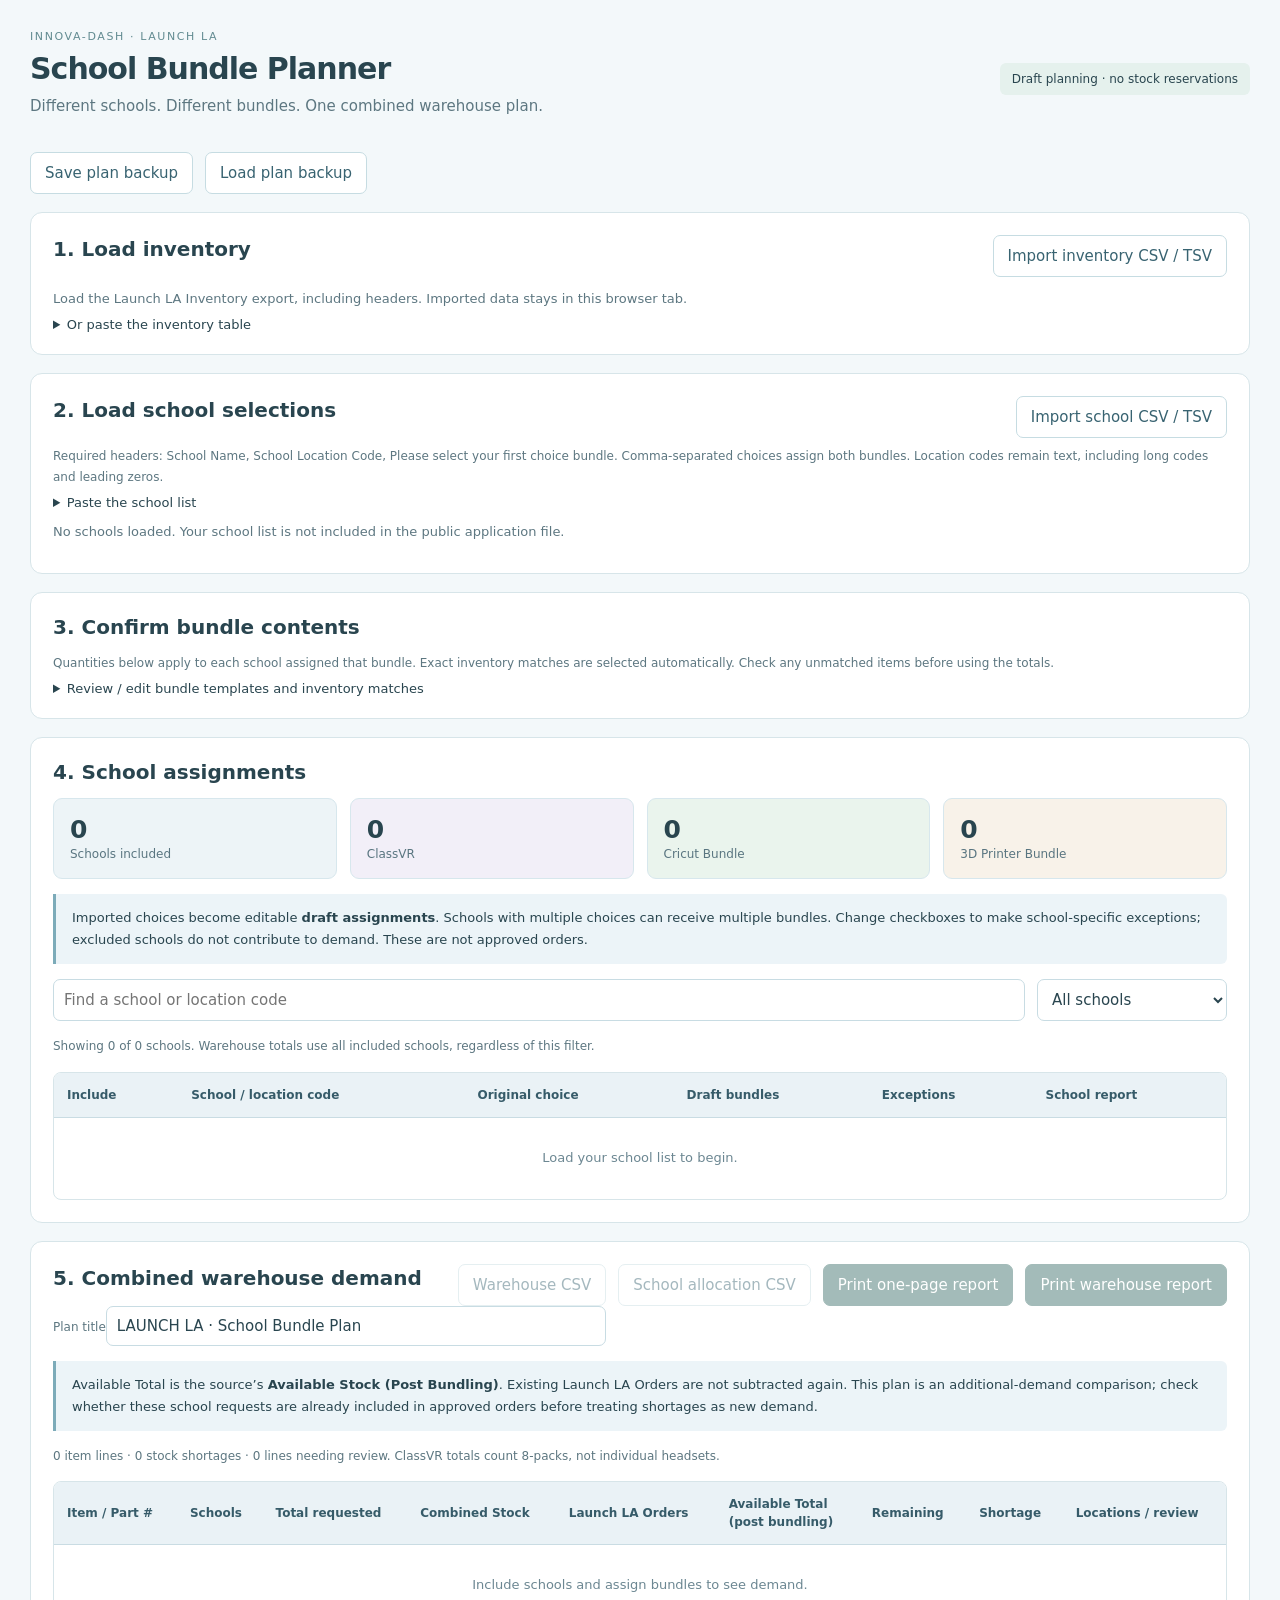
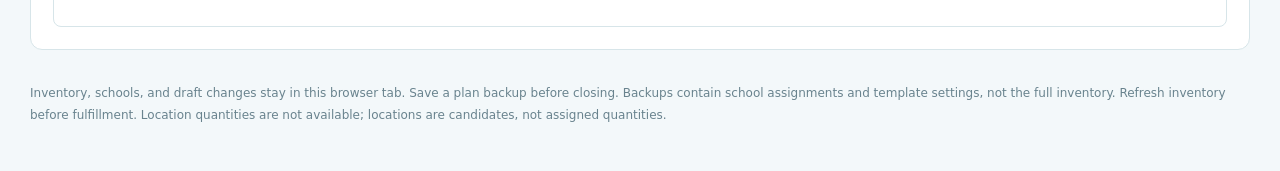
<file: apps-script-connected/SchoolPlanner.html>
<!doctype html><html lang="en"><head><meta charset="utf-8"><meta name="viewport" content="width=device-width,initial-scale=1"><title>Launch LA · School Bundle Planner</title><style>
:root{--ink:#29454f;--muted:#5d7781;--line:#d7e5e9;--green:#356b65}*{box-sizing:border-box}body{margin:0;background:#f3f8fa;color:var(--ink);font:15px system-ui,-apple-system,sans-serif}main{max-width:1500px;margin:auto;padding:30px}h1{font-size:30px;letter-spacing:-1px;margin:8px 0}h2{font-size:20px;margin:0 0 14px}h3{font-size:15px;margin:0 0 12px}p{line-height:1.7;color:var(--muted);margin:8px 0}.eyebrow{font-size:11px;letter-spacing:1.6px;color:#628b91}button,input,select,textarea{font:inherit}button,a,input,select,summary,textarea{outline-offset:4px}button{cursor:pointer;border:1px solid #c6dce2;border-radius:7px;background:#fff;color:#386371;padding:10px 14px;min-height:42px}.primary{background:var(--green);color:white;border-color:var(--green)}button:disabled{opacity:.45;cursor:not-allowed}input,select,textarea{border:1px solid #c8dce3;background:#fff;border-radius:7px;padding:10px;color:var(--ink);min-width:0}textarea{width:100%;line-height:1.5;margin:12px 0}header{display:flex;justify-content:space-between;align-items:center;gap:20px;margin-bottom:24px}.panel{background:white;border:1px solid var(--line);border-radius:12px;padding:22px;margin:18px 0}.source-head,.actions{display:flex;align-items:center;justify-content:space-between;gap:12px;flex-wrap:wrap}.actions{justify-content:start}.small{font-size:12px;color:var(--muted);line-height:1.7}.source-status{margin-top:12px;font-size:13px;line-height:1.6}.notice{background:#ecf4f8;border-left:3px solid #7cabb9;padding:13px 16px;border-radius:0 6px 6px 0;font-size:13px;line-height:1.7;margin:15px 0}.warning{background:#fff6e8;border-color:#c3a46a;color:#775923}.error{color:#a34235;background:#fff1ed;border-radius:6px;padding:12px;margin:12px 0;line-height:1.6}.table-wrap{overflow:auto;border:1px solid var(--line);border-radius:8px;margin-top:15px}table{border-collapse:collapse;width:100%;font-size:13px}th{background:#eaf2f6;color:#365b69;text-align:left;font-size:12px;line-height:1.5;padding:13px;white-space:normal;border-bottom:1px solid #c9dce3}td{padding:12px 13px;vertical-align:top;border-bottom:1px solid #e2ebee;line-height:1.6}tr:last-child td{border-bottom:0}td strong{font-size:14px}td input[type=number]{width:85px}.tag{display:inline-block;padding:3px 7px;border-radius:5px;font-size:11px;background:#e9f3ed;color:#3e6d52}.tag.review{background:#fff3db;color:#866328}.tag.short{background:#fae8e3;color:#a14a39}.location{max-width:240px}.location summary{cursor:pointer;color:#3c7283;font-size:12px}.location p{font-size:12px;overflow-wrap:anywhere}.school-table{min-width:900px}.demand-table{min-width:1150px}.school-table input[type=checkbox]{width:18px;height:18px;accent-color:var(--green)}.assign{display:flex;align-items:center;gap:7px;white-space:nowrap;margin:5px 0;font-size:12px}.school-name{min-width:260px}.template-grid{display:grid;grid-template-columns:repeat(3,1fr);gap:15px;margin-top:18px}.template{border:1px solid #dce7eb;border-radius:9px;background:#f9fcfd;padding:15px}.template-line{border-top:1px solid #dce7eb;padding:12px 0;display:grid;grid-template-columns:55px 1fr;gap:8px}.template-line input{width:55px;padding:8px}.template-line select{grid-column:1/-1;font-size:11px;width:100%}.template-line label{font-size:12px;line-height:1.6}.template .small{font-size:11px}.stats{display:grid;grid-template-columns:repeat(4,1fr);gap:13px}.stat{background:#edf4f7;border:1px solid #d7e7ed;border-radius:9px;padding:16px}.stat strong{font-size:25px;display:block}.stat span{font-size:12px;color:#597580}.stat:nth-child(2){background:#f2eff8}.stat:nth-child(3){background:#eaf4ed}.stat:nth-child(4){background:#f8f2e9}.roster-tools{display:flex;flex-wrap:wrap;gap:12px;margin:15px 0}.roster-tools input{flex:1;min-width:220px}.school-table tr.excluded{opacity:.6}.recipe-label{font-size:12px;line-height:1.5}.empty{padding:30px;text-align:center;color:#6c8792}.badge{font-size:12px;background:#e5f1ed;border-radius:6px;padding:9px 12px}a{color:#3b7288}details>summary{cursor:pointer;font-size:13px}.batch-title{width:100%;max-width:500px}footer{font-size:12px;color:#69838e;padding:15px 0;line-height:1.8}#print-report{display:none}[hidden]{display:none!important}@media(max-width:800px){main{padding:18px}header{align-items:start;flex-wrap:wrap}h1{font-size:25px}.panel{padding:16px}.template-grid{grid-template-columns:1fr}.stats{grid-template-columns:1fr 1fr}.actions button{flex:1}.notice{font-size:12px}}
#print-inner{width:960px;color:#29454f;font:12px Arial,sans-serif}.report-head{display:flex;justify-content:space-between;border-bottom:2px solid #355d68;padding-bottom:10px;margin-bottom:12px}.report-head h1{font-size:22px;letter-spacing:0;margin:0 0 5px}.report-stamp{text-align:right;font-size:11px;line-height:1.6}.report-meta{line-height:1.7;font-size:12px;margin-bottom:12px}.report-table{table-layout:fixed;font-size:11px}.report-table th{font-size:10px;padding:7px 5px}.report-table td{font-size:11px;padding:7px 5px;overflow-wrap:anywhere;line-height:1.45}.report-foot{font-size:10px;line-height:1.6;border-top:1px solid #baced5;padding-top:8px;margin-top:12px}.report-note{background:#fff5e3;padding:8px;margin-bottom:10px;font-size:11px;line-height:1.5}@media print{@page{size:letter landscape;margin:.5in}html,body{margin:0;padding:0;background:white}body>main{display:none!important}#print-report{display:block!important;position:static;width:960px;height:720px;overflow:hidden}#print-inner{transform-origin:top left}tr{break-inside:auto}thead{display:table-header-group}}
dialog{border:1px solid #cbdfe5;border-radius:12px;width:600px;max-width:calc(100% - 24px);color:var(--ink);padding:24px}dialog::backdrop{background:#29454f55}.exception-line{display:block;border-top:1px solid #dce7eb;padding:12px 0;font-size:13px}.exception-line span{display:block}.exception-line input{display:block;width:100px;margin-top:7px}#exceptions-error{color:#a34235}dialog h2{font-size:18px}

.warehouse-item{margin:0}.warehouse-report-label{font-size:10px;letter-spacing:.7px;color:#496c79}.warehouse-item-heading h1{font-size:22px;line-height:1.25;letter-spacing:0;margin:7px 0}.warehouse-meta{font-size:10px;line-height:1.6;overflow-wrap:anywhere}.warehouse-alert{font-size:10px;background:#f0f5f7;border-left:3px solid #6c939f;padding:7px 9px;margin:9px 0;line-height:1.6}.warehouse-batch{font-size:10px;margin:10px 0 12px}.warehouse-picks{table-layout:fixed;width:100%;border-collapse:collapse}.warehouse-picks td,.warehouse-picks th{padding:5px 6px;font-size:11px;line-height:1.4;border:1px solid #cfdee3;overflow-wrap:anywhere}.warehouse-picks .warehouse-item-heading{padding:0;border:0;background:white}.warehouse-picks th{background:#e8f1f5;font-size:10px}.warehouse-picks .pick-qty,.warehouse-picks .pick-done{text-align:center}.warehouse-picks .pick-done{font-size:16px;line-height:1}.warehouse-picks tfoot{display:table-row-group}.warehouse-footer{font-size:9px;line-height:1.6;margin-top:9px;color:#526e7b}.warehouse-item+.warehouse-item{break-before:page;page-break-before:always}
@media print{@page warehouseItems{size:letter portrait;margin:.5in}body.warehouse-print{page:warehouseItems}body.warehouse-print #print-report{page:warehouseItems;width:720px;height:auto;overflow:visible}body.warehouse-print #print-inner{width:720px;transform:none!important}body.warehouse-print .warehouse-item{break-inside:auto;margin:0}body.warehouse-print .warehouse-picks thead{display:table-header-group}body.warehouse-print .warehouse-picks tr{break-inside:avoid}body.warehouse-print .warehouse-picks .warehouse-item-heading{break-after:avoid}}

.warehouse-picks tbody td{padding:2px 5px;font-size:10.5px;line-height:1.3}.warehouse-picks .pick-done{font-size:12px;line-height:1}
</style></head><body><main><header><div><div class="eyebrow">INNOVA-DASH · LAUNCH LA</div><h1>School Bundle Planner</h1><p>Different schools. Different bundles. One combined warehouse plan.</p></div><span class="badge">Draft planning · no stock reservations</span></header>
<div class="actions"><button id="export-plan">Save plan backup</button><button id="import-plan">Load plan backup</button><input id="plan-file" type="file" accept=".json,application/json" hidden></div><div id="error" class="error" role="alert" hidden></div>
<section class="panel"><div class="source-head"><h2>1. Load inventory</h2><div class="actions"><button id="refresh" hidden>Refresh from Google Sheet</button><button id="inventory-file-button">Import inventory CSV / TSV</button><input id="inventory-file" type="file" accept=".csv,.tsv,.txt" hidden></div></div><p id="inventory-status" class="source-status" role="status">Load the Launch LA Inventory export, including headers. Imported data stays in this browser tab.</p><details><summary>Or paste the inventory table</summary><textarea id="inventory-paste" rows="4" placeholder="Part #, Item, stock totals, locations…" aria-label="Inventory table"></textarea><button id="inventory-load">Load pasted inventory</button></details></section>
<section class="panel"><div class="source-head"><h2>2. Load school selections</h2><div class="actions"><button id="roster-file-button">Import school CSV / TSV</button><input id="roster-file" type="file" accept=".csv,.tsv,.txt" hidden></div></div><p class="small">Required headers: School Name, School Location Code, Please select your first choice bundle. Comma-separated choices assign both bundles. Location codes remain text, including long codes and leading zeros.</p><details id="roster-paste-details"><summary>Paste the school list</summary><textarea id="roster-paste" rows="5" placeholder="Paste the school table, including headers. TSV, CSV, and Markdown tables are supported." aria-label="School selections"></textarea><button id="roster-load">Load school selections</button></details><p id="roster-status" class="source-status" role="status">No schools loaded. Your school list is not included in the public application file.</p></section>
<section class="panel"><h2>3. Confirm bundle contents</h2><p class="small">Quantities below apply to each school assigned that bundle. Exact inventory matches are selected automatically. Check any unmatched items before using the totals.</p><details id="template-details"><summary>Review / edit bundle templates and inventory matches</summary><div id="templates" class="template-grid"></div></details></section>
<section class="panel"><h2>4. School assignments</h2><div id="stats" class="stats"></div><div class="notice">Imported choices become editable <strong>draft assignments</strong>. Schools with multiple choices can receive multiple bundles. Change checkboxes to make school-specific exceptions; excluded schools do not contribute to demand. These are not approved orders.</div><div class="roster-tools"><input id="school-search" type="search" aria-label="Search schools" placeholder="Find a school or location code"><select id="bundle-filter" aria-label="Filter schools"><option value="all">All schools</option><option value="vr">ClassVR assigned</option><option value="cricut">Cricut assigned</option><option value="printer">3D Printer assigned</option></select></div><p id="school-count" class="small"></p><div class="table-wrap"><table class="school-table"><thead><tr><th>Include</th><th>School / location code</th><th>Original choice</th><th>Draft bundles</th><th>Exceptions</th><th>School report</th></tr></thead><tbody id="schools"></tbody></table></div></section>
<section class="panel"><div class="source-head"><h2>5. Combined warehouse demand</h2><div class="actions"><button id="demand-csv">Warehouse CSV</button><button id="schools-csv">School allocation CSV</button><button id="print-warehouse" class="primary">Print one-page report</button><button id="print-items" class="primary">Print warehouse report</button></div></div><label class="small" for="batch-title">Plan title</label><input class="batch-title" id="batch-title" value="LAUNCH LA · School Bundle Plan"><div class="notice">Available Total is the source’s <strong>Available Stock (Post Bundling)</strong>. Existing Launch LA Orders are not subtracted again. This plan is an additional-demand comparison; check whether these school requests are already included in approved orders before treating shortages as new demand.</div><p id="demand-summary" class="small" role="status"></p><div class="table-wrap"><table class="demand-table"><thead><tr><th>Item / Part #</th><th>Schools</th><th>Total requested</th><th>Combined Stock</th><th>Launch LA Orders</th><th>Available Total<br>(post bundling)</th><th>Remaining</th><th>Shortage</th><th>Locations / review</th></tr></thead><tbody id="demand"></tbody></table></div></section><footer>Inventory, schools, and draft changes stay in this browser tab. Save a plan backup before closing. Backups contain school assignments and template settings, not the full inventory. Refresh inventory before fulfillment. Location quantities are not available; locations are candidates, not assigned quantities.</footer></main><dialog id="exceptions"><form id="exceptions-form"><div class="source-head"><h2 id="exceptions-title">School quantities</h2><button type="button" id="exceptions-close" aria-label="Close">×</button></div><div id="exceptions-body"></div><p id="exceptions-error" role="alert"></p><button type="submit" class="primary">Save school quantities</button></form></dialog><div id="print-report"><div id="print-inner"></div></div><script>
'use strict';
const $=s=>document.querySelector(s),esc=s=>String(s??'').replace(/[&<>"']/g,c=>({'&':'&amp;','<':'&lt;','>':'&gt;','"':'&quot;',"'":'&#39;'}[c]));
const live=typeof google!=='undefined'&&google.script&&google.script.run;
let inventory=[],schools=[],loadedAt='',sourceInfo='',loading=false,printTarget=null,printMode='summary';
const display=n=>n===null||n===undefined?'Unknown':n.toLocaleString();
const bundles=[{id:'vr',name:'ClassVR',label:'Class VR'},{id:'cricut',name:'Cricut Bundle',label:'Cricut Bundles'},{id:'printer',name:'3D Printer Bundle',label:'3D Printers'}];
let recipes=[
{id:'vr8',bundle:'vr',name:'ClassVR (8-pack)',sourceNames:['Class VR (Set of 8)'],part:'PRN005',qty:1,enabled:true},
{id:'dtc',bundle:'cricut',name:'DTC CRICUT ESSENTIAL BUNDLE',part:'PRN056',qty:4,enabled:true},
{id:'explore',bundle:'cricut',name:'Cricut Explore 3 BUNDLE',part:'PRN009',qty:3,enabled:true},
{id:'heat',bundle:'cricut',name:'CRICUT HEAT TRANSFER VINYL & EASY PRESS KIT',part:'PRN034',qty:2,enabled:true},
{id:'joy',bundle:'cricut',name:'Cricut Joy Label Maker Bundle',part:'PRN090',qty:2,enabled:true},
{id:'tip',bundle:'cricut',name:'CRICUT JOY TIP',part:'PRN078',qty:1,enabled:true},
{id:'tape',bundle:'cricut',name:'Cricut Maker Transfer Tape Sheets',part:'PRN095',qty:10,enabled:true},
{id:'maker',bundle:'cricut',name:'Cricut Maker 3',part:'PRN003',qty:2,enabled:true},
{id:'s7',bundle:'printer',name:'Ultimaker S7',part:'PRN002',qty:2,enabled:true},
{id:'blue',bundle:'printer',name:'TPU Filament (2.85mm) - BLUE',part:'PRN083',qty:2,enabled:true},
{id:'white',bundle:'printer',name:'TPU Filament (2.85mm) - WHITE',part:'PRN097',qty:2,enabled:true},
{id:'black',bundle:'printer',name:'TPU Filament (2.85mm) - BLACK',part:'PRN096',qty:2,enabled:true}
];
const normalize=s=>String(s??'').replace(/\s+/g,' ').trim().toLowerCase();
function number(value){const t=String(value??'').replace(/,/g,'').trim();if(!/^\d+$/.test(t))return null;const n=Number(t);return Number.isSafeInteger(n)?n:null;}
function tri(value){const v=normalize(value);return v==='true'?true:v==='false'?false:null;}
function parseTable(text){
 text=text.replace(/^\uFEFF/,'');if(!text.trim())throw Error('Paste a table or select an inventory export first.');
 const separator=text.split(/\r?\n/,1)[0].includes('\t')?'\t':',';let rows=[],row=[],cell='',quoted=false;
 for(let i=0;i<text.length;i++){const c=text[i];if(c==='"'){if(quoted&&text[i+1]==='"'){cell+='"';i++;}else if(quoted||cell==='')quoted=!quoted;else cell+=c;}else if(c===separator&&!quoted){row.push(cell);cell='';}else if((c==='\n'||c==='\r')&&!quoted){if(c==='\r'&&text[i+1]==='\n')i++;row.push(cell);if(row.some(x=>x.trim()))rows.push(row);row=[];cell='';}else cell+=c;}
 if(quoted)throw Error('Unclosed quoted cell. Use a CSV export or copy the full table, including headers.');row.push(cell);if(row.some(x=>x.trim()))rows.push(row);return rows;
}
function mapInventory(rows){
 if(!Array.isArray(rows)||rows.length<2)throw Error('The inventory needs a header row and at least one item.');if(rows.length>20000)throw Error('Use an inventory export with fewer than 20,000 rows.');
 const headers=rows[0].map(normalize),required=['item','combined stock (wh & returns)','approved total','available stock (post bundling)','location/s'];
 for(const h of required)if(headers.filter(x=>x===h).length!==1)throw Error('Missing or duplicate column: '+h+'. Include the original inventory headers.');
 const index=name=>headers.indexOf(name);const ids=new Set();let records=[];
 rows.slice(1).forEach((r,i)=>{const get=name=>index(name)<0?'':String(r[index(name)]??'').trim(),name=get('item');if(!name)return;const part=get('part #'),id=JSON.stringify([part,name]);if(ids.has(id))throw Error('Duplicate item identity: '+name+'. Review duplicate inventory rows before using this export.');ids.add(id);records.push({id,name,part,combined:number(get('combined stock (wh & returns)')),approved:number(get('approved total')),available:number(get('available stock (post bundling)')),locations:[...new Set(get('location/s').split(',').map(s=>s.trim()).filter(Boolean))],category:get('category'),active:tri(get('active')),launch:tri(get('launch la')),max:number(get('max qty')),carton:number(get('# per ctn')),description:get('item description'),todo:get("warehouse to-do's"),notes:get('notes'),row:i+2});});
 if(!records.length)throw Error('No named inventory items found.');return records;
}
function error(text){$('#error').textContent=text;$('#error').hidden=!text;}
function parseRoster(text){if(!text.trim().startsWith('|'))return parseTable(text);return text.trim().split(/\r?\n/).map(l=>l.trim()).filter(l=>l.startsWith('|')).map(l=>l.slice(1,l.endsWith('|')?-1:undefined).split('|').map(c=>c.trim().replace(/&#x20;|&nbsp;/g,' ').trim())).filter(r=>!r.every(c=>/^:?-+:?$/.test(c)));}
function mapSchools(rows){
 if(!Array.isArray(rows)||rows.length<2)throw Error('Include school headers and at least one school.');
 const headers=rows[0].map(normalize),nameIndex=headers.indexOf('school name'),codeIndex=headers.indexOf('school location code'),choiceIndex=headers.findIndex(h=>h.replace(/\.$/,'')==='please select your first choice bundle');
 if([nameIndex,codeIndex,choiceIndex].some(i=>i<0))throw Error('School headers must include School Name, School Location Code, and Please select your first choice bundle.');
 const seen=new Set();return rows.slice(1).filter(r=>r.some(v=>String(v).trim())).map(r=>{const name=String(r[nameIndex]||'').trim().replace(/&#x20;/g,'').trim(),code=String(r[codeIndex]||'').trim(),requested=String(r[choiceIndex]||'').trim();if(!name||!code)throw Error('Each school needs a name and location code.');if(seen.has(code))throw Error('Duplicate school location code: '+code+'. Review duplicates before importing.');seen.add(code);const selected=[];for(const choice of requested.split(',').map(normalize).filter(Boolean)){const match=bundles.find(b=>normalize(b.label)===choice||normalize(b.name)===choice);if(!match)throw Error('Unrecognized bundle choice for '+name+': '+choice);if(!selected.includes(match.id))selected.push(match.id);}return {id:code,name,code,requested,assigned:selected,included:true,overrides:{}};});
}
function loadSchools(rows){const next=mapSchools(rows);if(schools.length&&!confirm('Replace the current school list and its draft assignments? Save a backup first if needed.'))return;schools=next;$('#roster-status').textContent=schools.length+' schools loaded. Original choices retained; draft assignments are editable.';error('');renderAll();}
function autoMap(){for(const recipe of recipes){if(recipe.mappedKey)continue;if(recipe.pending)continue;const names=[recipe.name,...recipe.sourceNames||[]].map(normalize),matches=inventory.filter(r=>names.includes(normalize(r.name))&&(!recipe.part||r.part===recipe.part));if(matches.length===1)recipe.mappedKey=matches[0].id;}}
function acceptInventory(rows,source,time){const next=mapInventory(rows);inventory=next;sourceInfo=source;loadedAt=time||new Date().toISOString();autoMap();$('#inventory-status').textContent=inventory.length+' inventory items loaded · '+source+' · '+new Date(loadedAt).toLocaleString()+'. Snapshot only; refresh before fulfillment.';error('');renderAll();}
function source(recipe){return inventory.find(r=>r.id===recipe.mappedKey)||null;}
function enabledRecipes(school){return recipes.filter(r=>r.enabled&&school.assigned.includes(r.bundle));}
function schoolLines(school){const grouped=new Map();for(const recipe of enabledRecipes(school)){const qty=school.overrides[recipe.id]??recipe.qty;if(!qty)continue;const r=source(recipe),key=r?'item:'+r.id:'unmatched:'+recipe.id;let line=grouped.get(key);if(!line){line={key,r,name:r?.name||recipe.name,part:r?.part||recipe.part,qty:0,recipes:[]};grouped.set(key,line);}line.qty+=qty;line.recipes.push(recipe);}return [...grouped.values()];}
function demand(){const grouped=new Map();for(const school of schools.filter(s=>s.included)){for(const line of schoolLines(school)){let d=grouped.get(line.key);if(!d){d={...line,total:0,schoolIds:new Set(),allocations:[]};grouped.set(line.key,d);}d.total+=line.qty;d.schoolIds.add(school.id);d.allocations.push({school,qty:line.qty});}}return [...grouped.values()].map(d=>{const available=d.r?.available??null;return {...d,shortage:available===null?null:Math.max(0,d.total-available),remaining:available===null?null:Math.max(0,available-d.total),warnings:checks(d.r,d.recipes)};});}
function checks(r,recipeList=[]){const warnings=[];if(!r)warnings.push('No inventory match — resolve before fulfillment');if(recipeList.some(x=>x.pending&&!x.mappedKey))warnings.push('Unspecified final printer line');if(!r)return warnings;if(r.active!==true)warnings.push(r.active===false?'Inactive — do not fulfill':'Active status not supplied');if(r.launch!==true)warnings.push('Launch LA listing not confirmed');if(r.available===null)warnings.push('Available stock unknown');if(!r.locations.length)warnings.push('Location missing');if(r.locations.some(x=>/salvage/i.test(x)))warnings.push('Salvage location — verify usable stock');if(r.todo)warnings.push(r.todo);if(r.notes)warnings.push(r.notes);return warnings;}
function setStat(){const active=schools.filter(s=>s.included);$('#stats').innerHTML=[['Schools included',active.length],...bundles.map(b=>[b.name,active.filter(s=>s.assigned.includes(b.id)).length])].map(([title,n])=>`<div class="stat"><strong>${n}</strong><span>${title}</span></div>`).join('');}
function renderTemplates(){
 
 $('#templates').innerHTML=bundles.map(b=>`<div class="template"><h3>${esc(b.name)}</h3>${recipes.filter(r=>r.bundle===b.id&&r.enabled).map(r=>`<div class="template-line"><input type="number" min="1" step="1" max="100000" value="${r.qty}" data-recipe-qty="${r.id}" aria-label="Quantity per school for ${esc(r.name)}"><div class="recipe-label">${esc(r.name)}${r.bundle==='vr'?'<div class="small">One set = 8 headsets.</div>':''}</div><select data-map="${r.id}" aria-label="Inventory match for ${esc(r.name)}"><option value="">${r.pending?'Unresolved — choose item or remove':'Unmatched — choose inventory item'}</option>${inventory.map(item=>`<option value="${esc(item.id)}" ${r.mappedKey===item.id?'selected':''}>${esc(item.part+' · '+item.name)}</option>`).join('')}${r.mappedKey&&!source(r)?`<option selected value="${esc(r.mappedKey)}">Previously mapped item missing from inventory</option>`:''}</select>${r.pending?'<button id="remove-pending">Remove unspecified line</button>':''}</div>`).join('')}</div>`).join('');
 $('#templates').querySelectorAll('[data-recipe-qty]').forEach(input=>input.onchange=()=>{const q=number(input.value),r=recipes.find(x=>x.id===input.dataset.recipeQty);if(!q||q>100000){input.value=r.qty;error('Bundle quantities must be positive whole numbers up to 100,000.');return;}r.qty=q;error('');renderAll();});
 $('#templates').querySelectorAll('[data-map]').forEach(select=>select.onchange=()=>{const r=recipes.find(x=>x.id===select.dataset.map);r.mappedKey=select.value;if(r.pending&&source(r)){r.name=source(r).name;r.part=source(r).part;}renderAll();});if($('#remove-pending'))$('#remove-pending').onclick=()=>{recipes.find(r=>r.id==='pending').enabled=false;renderAll();};
}
function renderSchools(){const words=normalize($('#school-search').value),filter=$('#bundle-filter').value,list=schools.filter(s=>(!words||normalize(s.name+' '+s.code).includes(words))&&(filter==='all'||s.assigned.includes(filter)));$('#school-count').textContent=`Showing ${list.length} of ${schools.length} schools. Warehouse totals use all included schools, regardless of this filter.`;
 $('#schools').innerHTML=list.length?list.map(s=>`<tr class="${s.included?'':'excluded'}"><td><input type="checkbox" data-include="${esc(s.id)}" ${s.included?'checked':''} aria-label="Include ${esc(s.name)}"></td><td class="school-name"><strong>${esc(s.name)}</strong><div class="small">${esc(s.code)}</div>${s.included&&!s.assigned.length?'<span class="tag review">No bundle assigned</span>':''}</td><td>${esc(s.requested||'None supplied')}</td><td>${bundles.map(b=>`<label class="assign"><input type="checkbox" data-school="${esc(s.id)}" data-bundle="${b.id}" ${s.assigned.includes(b.id)?'checked':''}>${esc(b.name)}</label>`).join('')}</td><td><button data-exception="${esc(s.id)}">Edit quantities${Object.keys(s.overrides).length?' · '+Object.keys(s.overrides).length:''}</button></td><td><button data-print-school="${esc(s.id)}" ${!s.included||!schoolLines(s).length||loading?'disabled':''}>Print one page</button></td></tr>`).join(''):'<tr><td colspan="6" class="empty">'+(schools.length?'No schools match this filter.':'Load your school list to begin.')+'</td></tr>';
 $('#schools').querySelectorAll('[data-include]').forEach(input=>input.onchange=()=>{schools.find(s=>s.id===input.dataset.include).included=input.checked;renderAll();});$('#schools').querySelectorAll('[data-school]').forEach(input=>input.onchange=()=>{const s=schools.find(s=>s.id===input.dataset.school);s.assigned=input.checked?[...new Set([...s.assigned,input.dataset.bundle])]:s.assigned.filter(b=>b!==input.dataset.bundle);renderAll();});$('#schools').querySelectorAll('[data-exception]').forEach(button=>button.onclick=()=>openExceptions(button.dataset.exception));$('#schools').querySelectorAll('[data-print-school]').forEach(button=>button.onclick=()=>printReport(button.dataset.printSchool));
}
function renderDemand(){const lines=demand();$('#demand-summary').textContent=`${lines.length} item lines · ${lines.filter(l=>l.shortage>0).length} stock shortages · ${lines.filter(l=>l.warnings.length).length} lines needing review. ClassVR totals count 8-packs, not individual headsets.`;$('#demand').innerHTML=lines.length?lines.map(l=>`<tr><td><strong>${esc(l.name)}</strong><div class="small">${esc(l.part||'No part #')}</div></td><td>${l.schoolIds.size}</td><td><strong>${display(l.total)}</strong></td><td>${display(l.r?.combined)}</td><td>${display(l.r?.approved)}</td><td>${display(l.r?.available)}</td><td>${display(l.remaining)}</td><td><span class="tag ${l.shortage===null?'review':l.shortage>0?'short':''}">${display(l.shortage)}</span></td><td><details class="location"><summary>${l.r?.locations.length||0} locations / ${l.warnings.length} review notes</summary><p>${esc(l.r?.locations.join(', ')||'Location unknown')}</p>${l.warnings.map(w=>`<p>${esc(w)}</p>`).join('')}</details></td></tr>`).join(''):'<tr><td colspan="9" class="empty">Include schools and assign bundles to see demand.</td></tr>';for(const id of ['#demand-csv','#schools-csv','#print-warehouse','#print-items'])$(id).disabled=!lines.length||loading;}
function renderAll(){setStat();renderTemplates();renderSchools();renderDemand();}
function openExceptions(id){const s=schools.find(s=>s.id===id);$('#exceptions-title').textContent=s.name+' · '+s.code;$('#exceptions-form').dataset.school=id;$('#exceptions-body').innerHTML=enabledRecipes(s).map(r=>`<label class="exception-line">${esc(r.name)} <span class="small">Bundle default: ${r.qty}. Enter 0 to omit for this school.</span><input type="number" min="0" max="100000" step="1" data-exception-recipe="${r.id}" value="${s.overrides[r.id]??r.qty}"></label>`).join('')||'<p>No bundles assigned.</p>';$('#exceptions').showModal();}
function saveExceptions(e){e.preventDefault();const s=schools.find(s=>s.id===e.target.dataset.school);const updates={};for(const input of $('#exceptions-body').querySelectorAll('input')){const q=number(input.value),r=recipes.find(x=>x.id===input.dataset.exceptionRecipe);if(q===null||q>100000){$('#exceptions-error').textContent='Use whole numbers from 0 to 100,000.';return;}if(q!==r.qty)updates[r.id]=q;}for(const r of enabledRecipes(s))delete s.overrides[r.id];Object.assign(s.overrides,updates);$('#exceptions-error').textContent='';$('#exceptions').close();renderAll();}
function csvCell(v){let s=String(v??'');if(/^\s*[=+@-]/.test(s))s="'"+s;return '"'+s.replace(/"/g,'""')+'"';}
function download(name,data,type){const blob=new Blob([data],{type}),url=URL.createObjectURL(blob),a=document.createElement('a');a.href=url;a.download=name;a.click();setTimeout(()=>URL.revokeObjectURL(url),1000);}
function csvDownload(name,rows){download(name,'\uFEFF'+rows.map(r=>r.map(csvCell).join(',')).join('\r\n'),'text/csv;charset=utf-8');}
function exportDemand(){const rows=[['DRAFT — NOT RESERVED'],['Plan',$('#batch-title').value],['Inventory loaded',loadedAt],['Part #','Item','Schools','Total requested','Combined Stock','Launch LA Orders','Available Total (post bundling)','Remaining','Shortage','Location/s','Review notes']];for(const l of demand())rows.push([l.part,l.name,l.schoolIds.size,l.total,display(l.r?.combined),display(l.r?.approved),display(l.r?.available),display(l.remaining),display(l.shortage),l.r?.locations.join(', ')||'Unknown',l.warnings.join(' · ')]);csvDownload('launch-la-warehouse-plan.csv',rows);}
function exportAllocations(){const rows=[['DRAFT SCHOOL ALLOCATIONS — NOT RESERVED'],['Inventory loaded',loadedAt],['School','Location code','Draft bundles','Part #','Item','Quantity','Candidate locations','Review notes']];for(const s of schools.filter(s=>s.included))for(const l of schoolLines(s))rows.push([s.name,s.code,s.assigned.map(id=>bundles.find(b=>b.id===id).name).join(', '),l.part,l.name,l.qty,l.r?.locations.join(', ')||'Unknown',checks(l.r,l.recipes).join(' · ')]);csvDownload('launch-la-school-allocations.csv',rows);}
function fitPrint(){const box=$('#print-report'),inner=$('#print-inner');box.style.cssText='display:block;position:fixed;left:-20000px;top:0;width:960px;';inner.style.transform='none';inner.style.transform='scale('+Math.min(1,710/Math.max(1,inner.scrollHeight))+')';box.removeAttribute('style');}
function buildPrint(){if(printMode==='items'){buildWarehousePrint();return;}document.body.classList.remove('warehouse-print');const clip=(v,n)=>String(v??'').length>n?String(v).slice(0,n-1)+'…':String(v??''),all=demand(),school=schools.find(s=>s.id===printTarget),schoolMode=!!school,lines=schoolMode?schoolLines(school):all;
 const schoolNotes=schoolMode?school.assigned.map(id=>bundles.find(b=>b.id===id).name).join(' + '):`${schools.filter(s=>s.included).length} included schools · ${bundles.map(b=>schools.filter(s=>s.included&&s.assigned.includes(b.id)).length+' '+b.name).join(' · ')}`;
 const rows=lines.map(l=>{const overall=all.find(x=>x.key===l.key),locations=l.r?.locations||[],loc=locations.slice(0,3).join(', ')+(locations.length>3?' (+'+(locations.length-3)+' more)':'');const warnings=checks(l.r,l.recipes);let status=overall?.shortage===null?'Unknown stock':overall?.shortage>0?(schoolMode?'Batch short ':'Short ')+overall.shortage:'No batch shortage';if(warnings.length)status+=' · REVIEW';return `<tr><td><strong>${esc(clip(l.name,90))}</strong><div style="font-size:9px">${esc(l.part||'No part #')}</div></td><td>${schoolMode?l.qty:l.schoolIds.size}</td>${schoolMode?'':`<td><strong>${l.total}</strong></td>`}<td>${display(l.r?.combined)}</td><td>${display(l.r?.approved)}</td><td>${display(l.r?.available)}</td><td>${esc(status)}</td><td>${esc(loc||'Verify location')}</td></tr>`;}).join('');
 $('#print-inner').innerHTML=`<div class="report-head"><div><h1>${schoolMode?'LAUNCH LA · School Packing Sheet':'LAUNCH LA · Warehouse Plan'}</h1><div>INNOVA-DASH by Miguel Garcia</div></div><div class="report-stamp"><strong>DRAFT · NOT RESERVED</strong><br>${esc(new Date().toLocaleDateString())}</div></div><div class="report-meta"><strong>${esc(schoolMode?school.name:$('#batch-title').value)}</strong>${schoolMode?' · Location code: '+esc(school.code):''}<br>${esc(schoolNotes)}</div>${schoolMode?'<div class="report-note">Batch shortages refer to the entire plan. Stock has not been allocated to individual schools. Confirm which schools receive scarce items before packing.</div>':''}<table class="report-table"><thead><tr><th style="width:25%">Item / Part #</th><th style="width:7%">${schoolMode?'Qty':'Schools'}</th>${schoolMode?'':'<th style="width:7%">Total qty</th>'}<th>Combined stock</th><th>Launch LA Orders</th><th>Available<br>post bundling</th><th style="width:13%">Stock / review</th><th style="width:21%">Pick locations*</th></tr></thead><tbody>${rows}</tbody></table><div class="report-foot">${lines.length} item lines. Inventory loaded: ${esc(loadedAt?new Date(loadedAt).toLocaleString():'NOT LOADED')}. Confirm current stock and reconcile existing approved orders before fulfillment.<br>* First three candidate locations shown; full locations and school allocations are in the CSV exports. No quantities per location are supplied.<br>ClassVR units are 8-packs. Other quantities follow inventory units. This draft does not approve, reserve, or deduct stock.</div>`;fitPrint();}
function printReport(schoolId=null){printMode='summary';printTarget=schoolId;buildPrint();window.print();}

function buildWarehousePrint(){
 document.body.classList.add('warehouse-print');
 const lines=demand().sort((a,b)=>a.name.localeCompare(b.name)),date=new Date().toLocaleDateString();
 $('#print-inner').style.transform='none';
 $('#print-inner').innerHTML=lines.map(l=>{
 const allocations=[...l.allocations].sort((a,b)=>a.school.name.localeCompare(b.school.name)||a.school.code.localeCompare(b.school.code));
 const stockWarning=l.shortage===null?'Available stock is unknown. Verify before fulfillment.':l.shortage>0?'SHORTAGE: '+display(l.shortage)+' inventory units. Confirm school allocations before picking.':'Source stock covers this draft demand; confirm current physical inventory.';
 return `<section class="warehouse-item"><table class="warehouse-picks"><colgroup><col style="width:40%"><col style="width:12%"><col style="width:10%"><col style="width:14%"><col style="width:14%"><col style="width:10%"></colgroup><thead><tr><td colspan="6" class="warehouse-item-heading"><div class="warehouse-report-label">LAUNCH LA · ITEM PICKING LIST · DRAFT / NOT RESERVED</div><h1>${esc(l.name)}</h1><div class="warehouse-meta"><strong>Part #:</strong> ${esc(l.part||'Not listed')} · <strong>Item ${lines.indexOf(l)+1} of ${lines.length}</strong> · ${esc(date)}<br><strong>Plan:</strong> ${esc($('#batch-title').value)}<br><strong>Total requested:</strong> ${display(l.total)} · <strong>Schools:</strong> ${l.schoolIds.size} · <strong>Combined Stock:</strong> ${display(l.r?.combined)} · <strong>Launch LA Orders:</strong> ${display(l.r?.approved)} · <strong>Available:</strong> ${display(l.r?.available)}<br><strong>Candidate locations:</strong> ${esc(l.r?.locations.join(', ')||'Not supplied — verify location')}</div><div class="warehouse-alert">${esc(stockWarning)}${l.warnings.length?'<br><strong>Review:</strong> '+l.warnings.map(esc).join(' · '):''}</div><div class="warehouse-batch">Pallet / batch: __________________ &nbsp; Picked by: __________________ &nbsp; Date: __________</div></td></tr><tr><th style="width:40%">School</th><th style="width:12%">Location code</th><th style="width:10%">Requested</th><th style="width:14%">Picked this pallet</th><th style="width:14%">Remaining</th><th style="width:10%">Complete</th></tr></thead><tbody>${allocations.map(a=>`<tr><td>${esc(a.school.name)}</td><td>${esc(a.school.code)}</td><td class="pick-qty">${display(a.qty)}</td><td class="pick-write"></td><td class="pick-write"></td><td class="pick-done">□</td></tr>`).join('')}</tbody><tfoot><tr><td colspan="2"><strong>Total requested for this item</strong></td><td class="pick-qty"><strong>${display(l.total)}</strong></td><td></td><td></td><td></td></tr></tfoot></table><div class="warehouse-footer">Record quantities picked from this pallet and the remaining school balance. If work continues on another pallet or another copy, carry forward previous picks to prevent duplicate fulfillment.<br>Requests use inventory units (sets, bundles, packs, or individual items). ClassVR units are 8-packs. Locations do not include per-location quantities. Inventory loaded: ${esc(loadedAt?new Date(loadedAt).toLocaleString():'NOT LOADED')}. This printout does not save progress, approve orders, reserve stock, or deduct inventory.</div></section>`;
 }).join('');
}
function printWarehouseItems(){if(!demand().length||loading)return;printMode='items';printTarget=null;buildPrint();window.print();}

window.addEventListener('beforeprint',buildPrint);
function planPayload(){return {type:'launch-la-school-plan',version:1,title:$('#batch-title').value,schools,recipes:recipes.map(r=>({...r}))};}
function loadPlan(payload){
 if(!payload||payload.type!=='launch-la-school-plan'||payload.version!==1||!Array.isArray(payload.schools)||payload.schools.length>10000||!Array.isArray(payload.recipes))throw Error('Not a supported school-plan backup.');
 const ids=new Set();const nextSchools=payload.schools.map(s=>{if(!s||typeof s.name!=='string'||!s.name.trim()||typeof s.code!=='string'||!s.code.trim()||ids.has(s.code)||!Array.isArray(s.assigned)||s.assigned.some(id=>!bundles.some(b=>b.id===id))||typeof s.included!=='boolean'||!s.overrides||typeof s.overrides!=='object'||Array.isArray(s.overrides))throw Error('Invalid or duplicate school assignment.');ids.add(s.code);const overrides=Object.fromEntries(Object.entries(s.overrides).map(([k,v])=>{if(!recipes.some(r=>r.id===k)||!Number.isInteger(v)||v<0||v>100000)throw Error('Invalid school-specific quantity.');return [k,v];}));return {id:s.code,name:s.name,code:s.code,requested:String(s.requested||''),assigned:[...new Set(s.assigned)],included:s.included,overrides};});
 if(payload.recipes.length!==recipes.length)throw Error('Bundle templates do not match this planner version.');const seen=new Set();const nextRecipes=payload.recipes.map(r=>{const base=recipes.find(b=>b.id===r.id);if(!base||seen.has(r.id)||!Number.isInteger(r.qty)||r.qty<1||r.qty>100000||typeof r.enabled!=='boolean'||r.mappedKey!==undefined&&typeof r.mappedKey!=='string')throw Error('Invalid bundle template.');seen.add(r.id);return {...base,qty:r.qty,enabled:r.enabled,mappedKey:r.mappedKey||''};});
 if(schools.length&&!confirm('Replace current school assignments and bundle settings with this backup?'))return;
 schools=nextSchools;recipes=nextRecipes;$('#batch-title').value=String(payload.title||'LAUNCH LA · School Bundle Plan');autoMap();$('#roster-status').textContent=schools.length+' schools restored from plan backup. Load or refresh inventory to verify availability.';error('');renderAll();
}
function refresh(){if(!live||loading)return;loading=true;$('#refresh').disabled=true;renderSchools();renderDemand();$('#inventory-status').textContent='Reading the inventory sheet…';google.script.run.withSuccessHandler(result=>{loading=false;$('#refresh').disabled=false;try{acceptInventory(result.rows,result.source,result.loadedAt);}catch(e){error(e.message);$('#inventory-status').textContent='Refresh failed. Existing stock is an older snapshot.';renderAll();}}).withFailureHandler(e=>{loading=false;$('#refresh').disabled=false;error('Could not read inventory: '+e.message);$('#inventory-status').textContent='Refresh failed. Existing stock is an older snapshot.';renderAll();}).getInventory();}
async function readFile(input,fn){const file=input.files[0];if(!file)return;try{if(file.size>10e6)throw Error('Use a file smaller than 10 MB.');fn(await file.text(),file.name);}catch(e){error(e.message);}input.value='';}
$('#inventory-file-button').onclick=()=>$('#inventory-file').click();$('#inventory-file').onchange=e=>readFile(e.target,(text,name)=>acceptInventory(parseTable(text),'Imported file · '+name));$('#inventory-load').onclick=()=>{try{acceptInventory(parseTable($('#inventory-paste').value),'Pasted inventory snapshot');}catch(e){error(e.message);}};
$('#roster-file-button').onclick=()=>$('#roster-file').click();$('#roster-file').onchange=e=>readFile(e.target,text=>loadSchools(parseRoster(text)));$('#roster-load').onclick=()=>{try{loadSchools(parseRoster($('#roster-paste').value));$('#roster-paste-details').open=false;}catch(e){error(e.message);}};
$('#school-search').oninput=renderSchools;$('#bundle-filter').onchange=renderSchools;$('#refresh').onclick=refresh;$('#demand-csv').onclick=exportDemand;$('#schools-csv').onclick=exportAllocations;$('#print-warehouse').onclick=()=>printReport();$('#print-items').onclick=printWarehouseItems;$('#export-plan').onclick=()=>download('launch-la-school-plan.json',JSON.stringify(planPayload(),null,2),'application/json');$('#import-plan').onclick=()=>$('#plan-file').click();$('#plan-file').onchange=e=>readFile(e.target,text=>loadPlan(JSON.parse(text)));$('#exceptions-form').onsubmit=saveExceptions;$('#exceptions-close').onclick=()=>$('#exceptions').close();
renderAll();if(live){$('#refresh').hidden=false;refresh();}

</script></body></html>
</file>
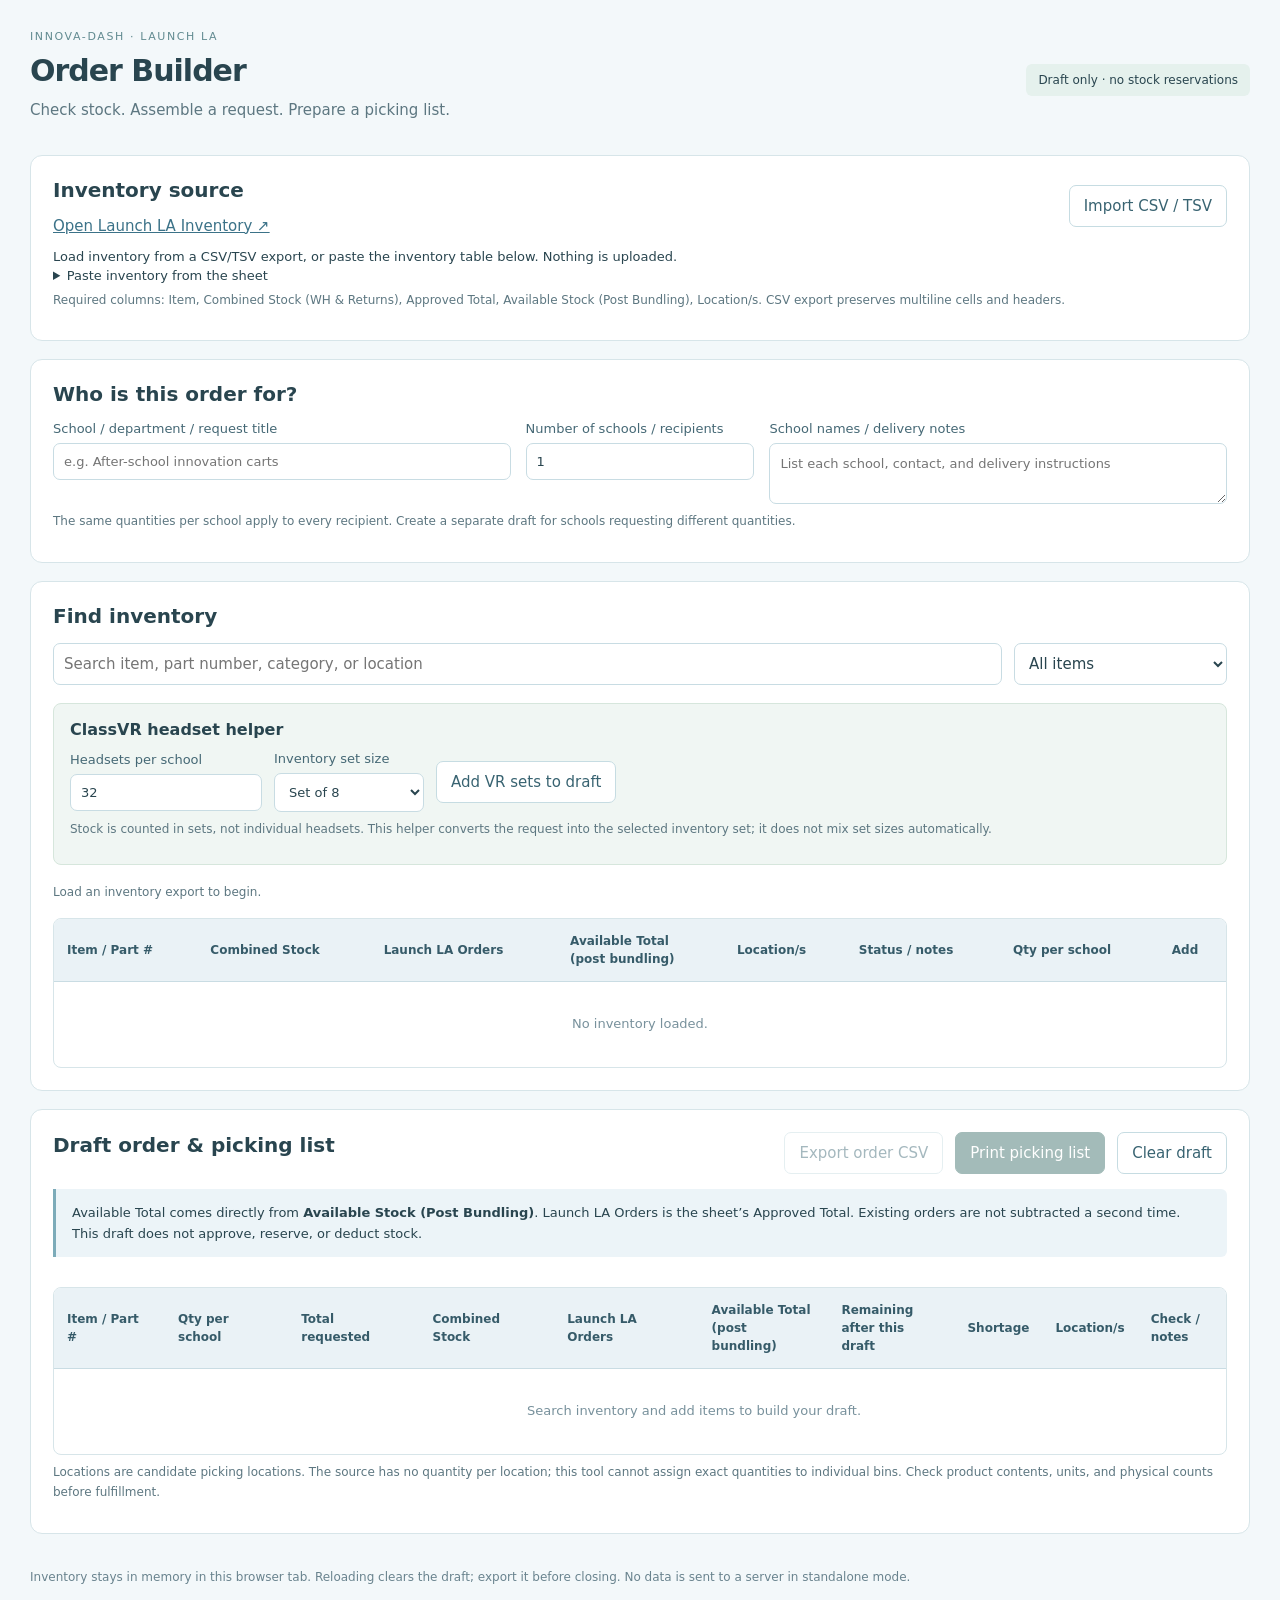
<file: order-builder/OrderBuilder.html>
<!doctype html><html lang="en"><head><meta charset="utf-8"><meta name="viewport" content="width=device-width,initial-scale=1"><title>Launch LA Order Builder</title><style>
:root{--ink:#29454f;--muted:#5d7781;--line:#d7e5e9;--green:#356b65}*{box-sizing:border-box}body{margin:0;background:#f3f8fa;color:var(--ink);font:15px system-ui,-apple-system,sans-serif}main{max-width:1500px;margin:auto;padding:30px}h1{font-size:30px;letter-spacing:-1px;margin:10px 0}h2{font-size:20px;margin:0 0 15px}h3{font-size:16px;margin:0 0 12px}p{line-height:1.65;color:var(--muted);margin:8px 0}.eyebrow{font-size:11px;letter-spacing:1.6px;color:#628b91}button,input,select,textarea{font:inherit}button,a,input,select,summary,textarea{outline-offset:4px}button{cursor:pointer;border:1px solid #c6dce2;border-radius:7px;background:#fff;color:#386371;padding:10px 14px;min-height:42px}.primary{background:var(--green);color:white;border-color:var(--green)}button:disabled{opacity:.45;cursor:not-allowed}input,select,textarea{border:1px solid #c8dce3;background:#fff;border-radius:7px;padding:10px;color:var(--ink);min-width:0}label{display:flex;flex-direction:column;gap:7px;font-size:13px;color:#456875}textarea{width:100%;line-height:1.5}header{display:flex;justify-content:space-between;align-items:center;gap:20px;margin-bottom:24px}.badge{font-size:12px;background:#e5f1ed;border-radius:6px;padding:9px 12px;white-space:nowrap}.panel{background:#fff;border:1px solid var(--line);border-radius:12px;padding:22px;margin:18px 0}.source-head,.row,.actions{display:flex;align-items:center;gap:12px;flex-wrap:wrap}.source-head{justify-content:space-between}.small{font-size:12px;color:var(--muted)}.source-status{margin-top:12px;font-size:13px;line-height:1.6}.notice{background:#ecf4f8;border-left:3px solid #7cabb9;padding:13px 16px;border-radius:0 6px 6px 0;font-size:13px;line-height:1.65;margin:15px 0}.warning{background:#fcf4e6;border-color:#c0a167;color:#7b5b23}.error{color:#a34235;background:#fff1ed;border-radius:6px;padding:12px;margin:12px 0;line-height:1.6}.grid{display:grid;grid-template-columns:2fr 1fr 2fr;gap:15px}.catalog-tools{display:flex;gap:12px;margin:15px 0}.catalog-tools input{flex:1}.table-wrap{overflow:auto;border:1px solid var(--line);border-radius:8px;margin-top:15px}table{border-collapse:collapse;width:100%;font-size:13px}th{background:#eaf2f6;color:#365b69;text-align:left;font-size:12px;line-height:1.5;padding:13px;white-space:normal;border-bottom:1px solid #c9dce3}td{padding:13px;vertical-align:top;border-bottom:1px solid #e2ebee;line-height:1.6}tr:last-child td{border-bottom:0}td strong{font-size:14px}td input[type=number]{width:90px}.catalog-table{min-width:1000px}.order-table{min-width:1280px}.tag{display:inline-block;padding:3px 7px;border-radius:5px;font-size:11px;background:#e9f3ed;color:#3e6d52;white-space:nowrap}.tag.review{background:#fff3db;color:#866328}.tag.short{background:#fae8e3;color:#a14a39}.location{max-width:240px}.location summary{cursor:pointer;color:#3c7283;font-size:12px}.location p{font-size:12px;overflow-wrap:anywhere}.item-name{min-width:210px;max-width:300px}.empty{text-align:center;padding:32px;color:#78919c}.order-head{display:flex;align-items:center;justify-content:space-between;gap:15px;flex-wrap:wrap}.vr{background:#f0f6f3;border:1px solid #d6e6dc;border-radius:8px;padding:16px;margin:18px 0}.vr .row label{min-width:150px}.remove{background:none;border:0;color:#a45c50;padding:4px;font-size:12px}.summary-line{display:flex;gap:20px;flex-wrap:wrap;margin-top:15px;font-size:13px}.summary-line strong{color:#355e6b}a{color:#3b7288}details>summary{cursor:pointer;font-size:13px}footer{font-size:12px;color:#69838e;padding:15px 0;line-height:1.8}#import-text{margin-top:12px}#print-meta{display:none}[hidden]{display:none!important}@media(max-width:700px){main{padding:18px}header{align-items:start}.badge{white-space:normal;font-size:10px}h1{font-size:25px}.panel{padding:16px}.grid{grid-template-columns:1fr}.catalog-tools{flex-wrap:wrap}.catalog-tools input{min-width:100%}.source-head{align-items:start}.vr .row label{min-width:0;flex:1 1 130px}.actions button{flex:1}.notice{font-size:12px}}@media print{body{background:white;font-size:11px}main{padding:0;max-width:none}.no-print,#source-panel,#catalog-panel,.vr,.remove,header .badge,#draft-notice,.order-head .actions,footer{display:none!important}.panel{border:0;padding:0;margin:16px 0}.table-wrap{overflow:visible;border:0}table,.order-table{min-width:0;width:100%;font-size:9px}th,td{padding:5px;overflow-wrap:anywhere}th{font-size:8px}.item-name{min-width:0}td strong{font-size:10px}.location{max-width:none}.location details{display:none}.print-locations{display:block!important;font-size:9px}input,textarea{border:0;padding:0}td input[type=number]{width:40px}#order-note{display:none}#print-meta{display:block;font-size:11px;white-space:pre-wrap;line-height:1.7}.grid label{font-size:11px}.notice{font-size:10px}h1{font-size:22px}h2{font-size:16px}.source-status{font-size:10px}#order-panel{break-before:auto}thead{display:table-header-group}tr{break-inside:avoid}.preview-only{display:none}@page{size:landscape;margin:10mm}}

#print-report{display:none}.report-title{display:flex;justify-content:space-between;align-items:start;border-bottom:2px solid #355d68;padding-bottom:12px;margin-bottom:12px}.report-title h1{font-size:23px;margin:0 0 5px}.report-title p{margin:0;font-size:12px}.report-stamp{text-align:right;font-size:11px;line-height:1.6}.report-meta{display:grid;grid-template-columns:2fr 1fr;gap:6px 20px;margin-bottom:12px;font-size:12px;line-height:1.6}.report-meta .report-notes{grid-column:1/-1}.report-table{width:100%;table-layout:fixed;border-collapse:collapse;font-size:12px}.report-table th{font-size:10px;line-height:1.4;padding:8px 6px;background:#eaf2f5}.report-table td{padding:8px 6px;font-size:12px;line-height:1.4;overflow-wrap:anywhere}.report-table .num{text-align:center}.report-table .report-item{font-weight:600}.report-part{font-size:10px;color:#58727c;font-weight:400}.report-status{font-size:10px;font-weight:650}.report-foot{margin-top:12px;font-size:10px;line-height:1.7;color:#49636e;border-top:1px solid #baced5;padding-top:8px}.report-totals{font-size:12px;margin:12px 0}.report-table .short-row{background:#fff5ee}
@media print{@page{size:letter landscape;margin:.5in}html,body{margin:0;padding:0;background:white}body>main{display:none!important}#print-report{display:block!important;position:static;width:960px;height:720px;overflow:hidden;color:#29454f;font-family:Arial,sans-serif}#print-report-inner{width:960px;transform-origin:top left}.report-table{min-width:0}.report-table tr{break-inside:auto}.report-table th,.report-table td{white-space:normal}.report-title h1{font-size:23px}.report-title p{font-size:12px}.report-table thead{display:table-header-group}}
</style></head><body><main><header><div><div class="eyebrow">INNOVA-DASH · LAUNCH LA</div><h1>Order Builder</h1><p>Check stock. Assemble a request. Prepare a picking list.</p></div><span class="badge">Draft only · no stock reservations</span></header>
<section class="panel" id="source-panel"><div class="source-head"><div><h2>Inventory source</h2><a href="https://docs.google.com/spreadsheets/d/1jWrPNLyDg8dGBs95ru5GiwIWovEMeAME-10kKH09odg/edit?gid=0#gid=0" target="_blank" rel="noopener noreferrer">Open Launch LA Inventory ↗</a></div><div class="actions"><button id="refresh" hidden>Refresh from Google Sheet</button><button id="choose-file">Import CSV / TSV</button><input id="file" type="file" accept=".csv,.tsv,.txt,text/csv,text/tab-separated-values,text/plain" hidden></div></div><div id="source-status" class="source-status" role="status">Load inventory from a CSV/TSV export, or paste the inventory table below. Nothing is uploaded.</div><details id="paste-details"><summary>Paste inventory from the sheet</summary><textarea id="import-text" rows="5" aria-label="Inventory table" placeholder="Include the column headers and inventory rows"></textarea><button id="load-paste" class="primary">Load pasted inventory</button></details><p class="small">Required columns: Item, Combined Stock (WH &amp; Returns), Approved Total, Available Stock (Post Bundling), Location/s. CSV export preserves multiline cells and headers.</p><div id="load-error" class="error" role="alert" hidden></div></section>
<section class="panel"><h2>Who is this order for?</h2><div class="grid"><label>School / department / request title<input id="recipient" placeholder="e.g. After-school innovation carts"></label><label>Number of schools / recipients<input id="schools" type="number" min="1" max="10000" step="1" value="1"></label><label>School names / delivery notes<textarea id="order-note" rows="2" placeholder="List each school, contact, and delivery instructions"></textarea></label></div><p class="small">The same quantities per school apply to every recipient. Create a separate draft for schools requesting different quantities.</p><div id="draft-error" class="error" role="alert" hidden></div></section>
<section class="panel" id="catalog-panel"><h2>Find inventory</h2><div class="catalog-tools"><input id="search" type="search" placeholder="Search item, part number, category, or location" aria-label="Search inventory"><select id="stock-filter" aria-label="Filter inventory"><option value="all">All items</option><option value="available">Available stock only</option><option value="launch">Launch LA listed items</option></select></div><div class="vr"><h3>ClassVR headset helper</h3><div class="row"><label>Headsets per school<input id="headsets" type="number" min="1" step="1" value="32"></label><label>Inventory set size<select id="vr-size"><option value="8">Set of 8</option><option value="4">Set of 4</option></select></label><button id="add-vr">Add VR sets to draft</button><span id="vr-result" class="small" role="status"></span></div><p class="small">Stock is counted in sets, not individual headsets. This helper converts the request into the selected inventory set; it does not mix set sizes automatically.</p></div><p id="catalog-count" class="small" role="status"></p><div class="table-wrap"><table class="catalog-table"><thead><tr><th>Item / Part #</th><th>Combined Stock</th><th>Launch LA Orders</th><th>Available Total<br>(post bundling)</th><th>Location/s</th><th>Status / notes</th><th>Qty per school</th><th>Add</th></tr></thead><tbody id="catalog"></tbody></table></div></section>
<section class="panel" id="order-panel"><div class="order-head"><h2>Draft order &amp; picking list</h2><div class="actions"><button id="csv">Export order CSV</button><button id="print" class="primary">Print picking list</button><button id="clear">Clear draft</button></div></div><div class="notice" id="draft-notice">Available Total comes directly from <strong>Available Stock (Post Bundling)</strong>. Launch LA Orders is the sheet’s Approved Total. Existing orders are not subtracted a second time. This draft does not approve, reserve, or deduct stock.</div><div id="print-meta"></div><div id="order-summary" class="summary-line"></div><div class="table-wrap"><table class="order-table"><thead><tr><th>Item / Part #</th><th>Qty per school</th><th>Total requested</th><th>Combined Stock</th><th>Launch LA Orders</th><th>Available Total<br>(post bundling)</th><th>Remaining<br>after this draft</th><th>Shortage</th><th>Location/s</th><th>Check / notes</th><th class="no-print">Remove</th></tr></thead><tbody id="order"></tbody></table></div><p class="small">Locations are candidate picking locations. The source has no quantity per location; this tool cannot assign exact quantities to individual bins. Check product contents, units, and physical counts before fulfillment.</p></section><footer id="footer-status">Inventory stays in memory in this browser tab. Reloading clears the draft; export it before closing. No data is sent to a server in standalone mode.</footer></main><div id="print-report" aria-hidden="true"><div id="print-report-inner"></div></div><script>
'use strict';
const $=s=>document.querySelector(s),esc=s=>String(s??'').replace(/[&<>"']/g,c=>({'&':'&amp;','<':'&lt;','>':'&gt;','"':'&quot;',"'":'&#39;'}[c]));
let inventory=[],cart=new Map(),sourceInfo='',loadedAt='',loading=false;
const live=typeof google!=='undefined'&&google.script&&google.script.run;
const normalize=s=>String(s??'').replace(/\s+/g,' ').trim().toLowerCase();
function number(value){const t=String(value??'').replace(/,/g,'').trim();if(!/^\d+$/.test(t))return null;const n=Number(t);return Number.isSafeInteger(n)?n:null;}
function tri(value){const v=normalize(value);return v==='true'?true:v==='false'?false:null;}
function parseTable(text){
 text=text.replace(/^\uFEFF/,'');if(!text.trim())throw Error('Paste a table or select an inventory export first.');
 const separator=text.split(/\r?\n/,1)[0].includes('\t')?'\t':',';let rows=[],row=[],cell='',quoted=false;
 for(let i=0;i<text.length;i++){const c=text[i];if(c==='"'){if(quoted&&text[i+1]==='"'){cell+='"';i++;}else if(quoted||cell==='')quoted=!quoted;else cell+=c;}else if(c===separator&&!quoted){row.push(cell);cell='';}else if((c==='\n'||c==='\r')&&!quoted){if(c==='\r'&&text[i+1]==='\n')i++;row.push(cell);if(row.some(x=>x.trim()))rows.push(row);row=[];cell='';}else cell+=c;}
 if(quoted)throw Error('Unclosed quoted cell. Use a CSV export or copy the full table, including headers.');row.push(cell);if(row.some(x=>x.trim()))rows.push(row);return rows;
}
function mapInventory(rows){
 if(!Array.isArray(rows)||rows.length<2)throw Error('The inventory needs a header row and at least one item.');if(rows.length>20000)throw Error('Use an inventory export with fewer than 20,000 rows.');
 const headers=rows[0].map(normalize),required=['item','combined stock (wh & returns)','approved total','available stock (post bundling)','location/s'];
 for(const h of required)if(headers.filter(x=>x===h).length!==1)throw Error('Missing or duplicate column: '+h+'. Include the original inventory headers.');
 const index=name=>headers.indexOf(name);const ids=new Set();let records=[];
 rows.slice(1).forEach((r,i)=>{const get=name=>index(name)<0?'':String(r[index(name)]??'').trim(),name=get('item');if(!name)return;const part=get('part #'),id=JSON.stringify([part,name]);if(ids.has(id))throw Error('Duplicate item identity: '+name+'. Review duplicate inventory rows before using this export.');ids.add(id);records.push({id,name,part,combined:number(get('combined stock (wh & returns)')),approved:number(get('approved total')),available:number(get('available stock (post bundling)')),locations:[...new Set(get('location/s').split(',').map(s=>s.trim()).filter(Boolean))],category:get('category'),active:tri(get('active')),launch:tri(get('launch la')),max:number(get('max qty')),carton:number(get('# per ctn')),description:get('item description'),todo:get("warehouse to-do's"),notes:get('notes'),row:i+2});});
 if(!records.length)throw Error('No named inventory items found.');return records;
}
function accept(rows,source,time){const next=mapInventory(rows);inventory=next;sourceInfo=source;loadedAt=time||new Date().toISOString();$('#load-error').hidden=true;$('#source-status').textContent=`${inventory.length} inventory items loaded · ${sourceInfo} · Loaded ${new Date(loadedAt).toLocaleString()}. This is a snapshot; refresh before fulfillment.`;renderCatalog();renderOrder();}
function fail(message){$('#load-error').textContent=message;$('#load-error').hidden=false;}
function schools(){const n=number($('#schools').value);return n&&n<=10000?n:null;}
function quantity(value){const n=number(value);return n&&n<=1000000000?n:null;}
function display(n){return n===null||n===undefined?'Unknown':n.toLocaleString();}
function notes(r,q){const out=[];if(r.active===false)out.push('Inactive — do not fulfill');if(r.active===null)out.push('Active status not supplied');if(r.launch!==true)out.push(r.launch===false?'Not listed for Launch LA':'Launch LA listing not supplied');if(r.available===null)out.push('Available stock missing or invalid');if(!r.locations.length)out.push('Location missing');if(r.locations.some(l=>/salvage/i.test(l)))out.push('Salvage location — verify usable stock');if(q&&r.max!==null&&q>r.max)out.push('Exceeds Max Qty per recipient ('+r.max+') — confirm policy');if(r.todo)out.push(r.todo);if(r.notes)out.push(r.notes);if(r.carton)out.push(r.carton+' inventory units per carton');return out;}
function locations(r,print=false){const list=r.locations.join(', ');if(!list)return '<span class="tag review">Location missing</span>';return `<div class="location"><details><summary>${r.locations.length} location${r.locations.length===1?'':'s'} · view</summary><p>${esc(list)}</p></details>${print?`<span class="print-locations" hidden>${esc(list)}</span>`:''}</div>`;}
function unitHint(r){const m=r.name.match(/set of\s*(4|8)/i);return m?'Stock and order quantity are sets of '+m[1]+'.':'Quantity uses the inventory item’s unit (bundle / pack / individual item).';}
function renderCatalog(){
 const words=normalize($('#search').value).split(' ').filter(Boolean),filter=$('#stock-filter').value;
 const list=inventory.filter(r=>words.every(w=>normalize([r.name,r.part,r.category,...r.locations].join(' ')).includes(w))&&(filter!=='available'||r.available>0&&r.active!==false)&&(filter!=='launch'||r.launch===true));
 $('#catalog-count').textContent=inventory.length?`${list.length} matching items. Quantities are per inventory item, not necessarily individual devices.`:'Load an inventory export to begin.';
 $('#catalog').innerHTML=list.length?list.map(r=>{const checks=notes(r),idx=inventory.indexOf(r);return `<tr><td class="item-name"><strong>${esc(r.name)}</strong><div class="small">${esc(r.part||'No part number')} · source row ${r.row}</div><div class="small">${esc(unitHint(r))}</div></td><td>${display(r.combined)}</td><td>${display(r.approved)}</td><td><strong>${display(r.available)}</strong></td><td>${locations(r)}</td><td><span class="tag ${checks.length?'review':r.available?'':'short'}">${r.active===false?'Inactive':checks.length?'Review':r.available?'In stock':'Out of stock'}</span>${checks.length?`<div class="small">${checks.map(esc).join(' · ')}</div>`:''}</td><td><input class="catalog-qty" data-index="${idx}" type="number" min="1" step="1" value="1" aria-label="Quantity per school for ${esc(r.name)}"></td><td><button data-add="${idx}" ${r.active===false||loading?'disabled':''}>Add</button></td></tr>`;}).join(''):'<tr><td colspan="8" class="empty">'+(inventory.length?'No items match this search.':'No inventory loaded.')+'</td></tr>';
 $('#catalog').querySelectorAll('[data-add]').forEach(b=>b.onclick=()=>{const r=inventory[Number(b.dataset.add)],q=quantity($('#catalog .catalog-qty[data-index="'+b.dataset.add+'"]').value);if(!q){orderError('Enter a positive whole-number quantity.');return;}add(r,q);});
}
function orderError(text){$('#draft-error').textContent=text;$('#draft-error').hidden=!text;}
function add(r,q){if(loading){orderError('Wait until inventory refresh finishes.');return;}if(r.active===false){orderError('This item is marked inactive.');return;}const existing=cart.get(r.id),total=(existing?.quantity||0)+q;if(!quantity(String(total))){orderError('Quantity is too large.');return;}cart.set(r.id,{id:r.id,name:r.name,part:r.part,quantity:total});orderError('');renderOrder();}
function line(entry){const r=inventory.find(r=>r.id===entry.id),n=schools(),total=n?entry.quantity*n:null,available=r?.available??null;const shortage=available===null||total===null?null:Math.max(0,total-available),remaining=available===null||total===null?null:Math.max(0,available-total);let warnings=r?notes(r,entry.quantity):['Item missing from refreshed inventory — do not fulfill'];const status=!r||!n||warnings.length?'Review required':shortage>0?'Shortage':'Stock sufficient';return {r,entry,total,shortage,remaining,warnings,status};}
function renderOrder(){
 const n=schools();if(!n)orderError('Number of schools must be a whole number between 1 and 10,000.');else if($('#draft-error').textContent.startsWith('Number of schools'))orderError('');
 const lines=[...cart.values()].map(line);$('#order-summary').innerHTML=lines.length?`<span><strong>${lines.length}</strong> item lines</span><span><strong>${n||'Invalid'}</strong> recipients</span><span><strong>${lines.filter(l=>l.shortage>0).length}</strong> stock shortages</span><span><strong>${lines.filter(l=>l.status==='Review required').length}</strong> lines need review</span>`:'';
 $('#order').innerHTML=lines.length?lines.map((l,i)=>{const r=l.r;return `<tr><td class="item-name"><strong>${esc(l.entry.name)}</strong><div class="small">${esc(l.entry.part||'No part number')}</div>${r?`<div class="small">${esc(unitHint(r))}</div>`:''}</td><td><input type="number" min="1" step="1" value="${l.entry.quantity}" data-edit="${i}" aria-label="Quantity per school for ${esc(l.entry.name)}"></td><td><strong>${display(l.total)}</strong></td><td>${display(r?.combined)}</td><td>${display(r?.approved)}</td><td>${display(r?.available)}</td><td>${display(l.remaining)}</td><td>${display(l.shortage)}</td><td>${r?locations(r,true):'Unknown'}</td><td><span class="tag ${l.status==='Review required'?'review':l.shortage?'short':''}">${l.status}</span><div class="small">${l.warnings.map(esc).join(' · ')}</div></td><td class="no-print"><button class="remove" data-remove="${i}">Remove</button></td></tr>`;}).join(''):'<tr><td colspan="11" class="empty">Search inventory and add items to build your draft.</td></tr>';
 $('#order').querySelectorAll('[data-edit]').forEach(input=>input.onchange=()=>{const entry=[...cart.values()][Number(input.dataset.edit)],q=quantity(input.value);if(!q){input.value=entry.quantity;orderError('Quantity must be a positive whole number.');return;}entry.quantity=q;orderError('');renderOrder();});
 $('#order').querySelectorAll('[data-remove]').forEach(b=>b.onclick=()=>{cart.delete([...cart.keys()][Number(b.dataset.remove)]);renderOrder();});$('#csv').disabled=$('#print').disabled=!lines.length||!n||loading;
 $('#print-meta').textContent=`DRAFT — NOT RESERVED\nSchool / department: ${$('#recipient').value||'Not specified'}\nRecipients: ${n||'Invalid'}\n${$('#order-note').value}\nInventory: ${sourceInfo||'Not loaded'}; loaded ${loadedAt?new Date(loadedAt).toLocaleString():'unknown'}\nPrinted/exported: ${new Date().toLocaleString()}`;
}
function addVR(){const heads=quantity($('#headsets').value),size=Number($('#vr-size').value);if(!heads||heads%size){$('#vr-result').textContent='Enter a positive headset count divisible by '+size+'. No partial sets can be ordered.';return;}const candidates=inventory.filter(r=>/class\s*vr/i.test(r.name)&&new RegExp('set of\\s*'+size+'(?:\\D|$)','i').test(r.name));if(candidates.length!==1){$('#vr-result').textContent='Load inventory and verify there is exactly one ClassVR Set of '+size+' item.';return;}const r=candidates[0];if(r.active===false){$('#vr-result').textContent='The selected ClassVR item is inactive.';return;}const sets=heads/size;add(r,sets);$('#vr-result').textContent=`Added ${sets} sets of ${size} per school (${heads} headsets per school).`;}
function csvCell(v){let s=String(v??'');if(/^[\s]*[=+@-]/.test(s))s="'"+s;return '"'+s.replace(/"/g,'""')+'"';}
function exportCSV(){if(!cart.size||!schools()||loading)return;const rows=[['DRAFT — NOT RESERVED'],['School / department',$('#recipient').value],['Number of recipients',schools()],['Delivery notes',$('#order-note').value],['Inventory loaded',loadedAt],['Source',sourceInfo],[],['Part #','Item','Qty per school','Recipients','Total requested','Combined Stock','Launch LA Orders','Available Total (post bundling)','Remaining after this draft','Shortage','Location/s','Status','Check / notes']];for(const l of [...cart.values()].map(line))rows.push([l.entry.part,l.entry.name,l.entry.quantity,schools(),display(l.total),display(l.r?.combined),display(l.r?.approved),display(l.r?.available),display(l.remaining),display(l.shortage),l.r?.locations.join(', ')||'Unknown',l.status,l.warnings.join(' · ')]);const blob=new Blob(['\uFEFF'+rows.map(r=>r.map(csvCell).join(',')).join('\r\n')],{type:'text/csv;charset=utf-8'}),url=URL.createObjectURL(blob),a=document.createElement('a');a.href=url;a.download='launch-la-draft-order.csv';a.click();setTimeout(()=>URL.revokeObjectURL(url),1000);}
function refresh(){if(!live||loading)return;loading=true;$('#refresh').disabled=true;renderCatalog();renderOrder();$('#source-status').textContent='Reading the inventory sheet…';google.script.run.withSuccessHandler(result=>{loading=false;$('#refresh').disabled=false;try{accept(result.rows,result.source,result.loadedAt);}catch(e){fail(e.message);$('#source-status').textContent='Refresh failed. Previous inventory remains loaded; do not treat it as current.';}renderCatalog();renderOrder();}).withFailureHandler(error=>{loading=false;$('#refresh').disabled=false;fail('Could not read the inventory sheet: '+error.message);$('#source-status').textContent='Refresh failed. Previous inventory remains loaded; do not treat it as current.';renderCatalog();renderOrder();}).getInventory();}

function buildPrintReport(){
 const lines=[...cart.values()].map(line),count=schools();
 const clip=(text,length)=>String(text||'').length>length?String(text).slice(0,length-1)+'…':String(text||'');
 const localDate=value=>value?new Date(value).toLocaleString(): 'Unknown';
 const shortCount=lines.filter(l=>l.shortage>0).length,reviewCount=lines.filter(l=>l.status==='Review required').length;
 const report=$('#print-report-inner');
 report.innerHTML=`<div class="report-title"><div><h1>LAUNCH LA · Order Summary</h1><p>INNOVA-DASH by Miguel Garcia</p></div><div class="report-stamp"><strong>DRAFT · NOT RESERVED</strong><br>${esc(new Date().toLocaleDateString())}</div></div><div class="report-meta"><div><strong>School / department:</strong> ${esc(clip($('#recipient').value||'Not specified',140))}</div><div><strong>Schools / recipients:</strong> ${count||'Invalid'}</div>${$('#order-note').value?`<div class="report-notes"><strong>Delivery:</strong> ${esc(clip($('#order-note').value,220))}${$('#order-note').value.length>220?' (full notes in CSV)':''}</div>`:''}</div><table class="report-table"><colgroup><col style="width:26%"><col style="width:6%"><col style="width:6%"><col style="width:8%"><col style="width:9%"><col style="width:9%"><col style="width:12%"><col style="width:24%"></colgroup><thead><tr><th>Item / Part #</th><th class="num">Per school</th><th class="num">Total qty</th><th class="num">Combined stock</th><th class="num">Launch LA Orders</th><th class="num">Available<br>post bundling</th><th>Status</th><th>Pick locations*</th></tr></thead><tbody>${lines.map(l=>{const locations=l.r?.locations||[],shown=locations.slice(0,3).join(', '),extra=locations.length>3?' (+'+(locations.length-3)+' more)':'';const status=[l.shortage===null?'Stock unknown':l.shortage>0?'SHORT '+display(l.shortage):'Stock sufficient',l.status==='Review required'?'REVIEW':''].filter(Boolean).join(' · ');return `<tr class="${l.shortage>0?'short-row':''}"><td class="report-item">${esc(clip(l.entry.name,85))}<div class="report-part">${esc(l.entry.part||'No part #')}</div></td><td class="num">${display(l.entry.quantity)}</td><td class="num"><strong>${display(l.total)}</strong></td><td class="num">${display(l.r?.combined)}</td><td class="num">${display(l.r?.approved)}</td><td class="num">${display(l.r?.available)}</td><td class="report-status">${esc(status)}</td><td>${esc(shown||'Verify location')}${esc(extra)}</td></tr>`;}).join('')}</tbody></table><div class="report-totals"><strong>${lines.length} item lines</strong> · ${shortCount} with shortages · ${reviewCount} requiring review</div><div class="report-foot"><strong>Inventory loaded:</strong> ${esc(localDate(loadedAt))}. Snapshot only; confirm current stock before fulfillment.<br>* First three candidate locations shown. Full locations, stock calculations, and review notes are in the CSV. Location quantities are not provided in the source.<br>Quantities use inventory units (sets, bundles, packs, or individual items). This report does not approve an order or reserve stock.</div>`;
 const wrapper=$('#print-report');wrapper.style.cssText='display:block;position:fixed;left:-20000px;top:0;width:960px;';report.style.transform='none';
 const height=report.scrollHeight;report.style.transform='scale('+Math.min(1,710/Math.max(1,height))+')';wrapper.removeAttribute('style');
}
window.addEventListener('beforeprint',buildPrintReport);

$('#load-paste').onclick=()=>{try{accept(parseTable($('#import-text').value),'Pasted inventory snapshot');$('#paste-details').open=false;}catch(e){fail(e.message);}};$('#choose-file').onclick=()=>$('#file').click();$('#file').onchange=async e=>{const file=e.target.files[0];if(!file)return;try{if(file.size>10e6)throw Error('Use a file smaller than 10 MB.');accept(parseTable(await file.text()),'Imported file · '+file.name);}catch(err){fail(err.message);}e.target.value='';};
$('#search').oninput=renderCatalog;$('#stock-filter').onchange=renderCatalog;$('#schools').oninput=renderOrder;$('#recipient').oninput=renderOrder;$('#order-note').oninput=renderOrder;$('#add-vr').onclick=addVR;$('#csv').onclick=exportCSV;$('#print').onclick=()=>{renderOrder();if(cart.size&&schools()){buildPrintReport();window.print();}};$('#clear').onclick=()=>{if(cart.size&&confirm('Clear this draft order? Inventory is not affected.')){cart.clear();orderError('');renderOrder();}};$('#refresh').onclick=refresh;
renderCatalog();renderOrder();if(live){$('#refresh').hidden=false;$('#footer-status').textContent='Live connection reads the source sheet using your Google access. Refresh returns a new snapshot. Drafts are not saved or submitted; export before closing.';refresh();}

</script></body></html>
</file>
<file: style.css>
@import url('https://fonts.googleapis.com/css2?family=DM+Sans:wght@400;500;600;700&family=Manrope:wght@400;500;600;700;800&display=swap');
:root{--bg:#f7f8fa;--ink:#202c36;--muted:#79838e;--line:#e8ebee;--green:#24756a}*{box-sizing:border-box}body{margin:0;background:var(--bg);color:var(--ink);font:14px 'DM Sans',sans-serif}button,input,select,textarea{font:inherit}button,a,input,select,textarea{outline-offset:4px}button{cursor:pointer}button{border:0}a{color:inherit;text-decoration:none}aside{width:242px;position:fixed;inset:0 auto 0 0;background:#fff;border-right:1px solid var(--line);padding:34px 20px;display:flex;flex-direction:column}.brand{font:800 27px Manrope,sans-serif;display:flex;align-items:center;gap:11px;letter-spacing:-1px;padding:0 10px}.brand-icon{background:#236b60;color:white;border-radius:10px;font-size:22px;padding:4px 8px;letter-spacing:-2px}.brand-dot{font-size:7px;color:#5d9d8d;align-self:start;margin-top:8px;margin-left:-8px}.workspace-label{font-size:10px;letter-spacing:1.7px;color:#949da6;margin:45px 12px 15px}nav button{width:100%;text-align:left;padding:11px 12px;background:transparent;color:#6b7580;border-radius:7px;margin:2px 0;display:flex;align-items:center;gap:12px;font-size:13px}nav button:hover{background:#f5f7f7}nav button.active{background:#eaf3ef;color:#226c60;font-weight:700}nav .nav-icon{font-size:17px;width:20px}nav .count{margin-left:auto;font-size:11px;color:#89949d}nav .divider{height:1px;background:var(--line);margin:19px 10px}.sidebar-bottom{margin-top:auto;display:flex;align-items:center;gap:10px;font-size:12px;border-top:1px solid var(--line);padding-top:20px}.avatar{background:#f0eee7;color:#877d60;padding:10px;border-radius:50%;font-size:11px}.sidebar-bottom small{display:block;font-size:10px;color:var(--muted);margin-top:4px}main{margin-left:242px}header{height:79px;border-bottom:1px solid var(--line);background:#fff;display:flex;justify-content:space-between;align-items:center;padding:0 44px;font-size:12px;color:#7f8991}.slash{padding:0 14px;color:#c8cdd1}#breadcrumb{color:#35434c}.header-actions{display:flex;gap:12px;align-items:center}.quiet{background:none;color:#6b7880;font-size:12px;padding:9px}.primary{background:#246f62;color:#fff;border:1px solid #246f62;border-radius:7px;padding:11px 17px;font-weight:500;font-size:12px}.primary:hover{background:#195347}.content{max-width:1500px;margin:auto;padding:40px 44px}.eyebrow{font-size:10px;font-weight:700;letter-spacing:1.8px;color:#7b958a;margin-bottom:12px}.heading-row{display:flex;justify-content:space-between;align-items:center}h1{font:800 33px Manrope,sans-serif;letter-spacing:-1.3px;margin:0 0 10px}p{color:#7c858e;font-size:13px;line-height:1.7;margin:0}.date-mark{font-size:10px;color:#6b8278;text-align:right;letter-spacing:1.4px}.date-mark span{display:block;font-size:9px;letter-spacing:.5px;margin-top:7px;color:#9aa3aa}.stats{display:grid;grid-template-columns:repeat(4,1fr);gap:16px;margin:29px 0}.stat{background:#fff;border:1px solid var(--line);border-radius:10px;padding:18px 20px;display:flex;align-items:center;gap:14px}.stat-icon{border-radius:9px;background:#f0f5f2;padding:11px;color:#6b9180;font-size:19px}.stat strong{display:block;font:800 24px Manrope,sans-serif;letter-spacing:-.7px}.stat small{font-size:11px;color:#8a9299;display:block;margin-top:2px}.toolbar{display:flex;gap:12px;margin:26px 0 30px}.search{display:flex;align-items:center;gap:10px;flex:1;background:#fff;border:1px solid #e3e7ea;border-radius:7px;padding:0 14px}.search span{font-size:26px;color:#8d989f}.search input{border:0;background:transparent;width:100%;padding:13px 0;font-size:12px;min-width:0}.search input:focus{outline:none}.search:focus-within{outline:2px solid #7dafa1}kbd{color:#a5acb2;border:1px solid var(--line);border-radius:3px;padding:1px 5px}select{border:1px solid #e3e7ea;border-radius:7px;background:#fff;color:#71808a;padding:10px 13px;font-size:12px;max-width:200px}.section-heading{display:flex;justify-content:space-between;align-items:center;margin-bottom:16px;gap:12px}.section-heading h2{font:700 15px Manrope,sans-serif;margin:0;letter-spacing:-.2px}.section-heading h2 span{margin-left:7px;padding:2px 7px;background:#e9edef;color:#8b949b;border-radius:5px;font:11px 'DM Sans',sans-serif}.section-heading>span,#view-note{font-size:11px;color:#939ba3}#project-grid{display:grid;grid-template-columns:repeat(3,1fr);gap:14px}.project-card{background:white;border:1px solid var(--line);border-radius:10px;padding:20px;text-align:left;position:relative;transition:transform .15s,box-shadow .15s}.project-card:hover{transform:translateY(-2px);box-shadow:0 5px 15px #182a3710}.project-top{display:flex;justify-content:space-between;align-items:center}.project-icon{background:color-mix(in srgb,var(--accent) 10%,white);color:var(--accent);border-radius:9px;padding:9px 12px;font-size:22px}.project-arrow{color:#acb5bc;font-size:17px}.project-card h3{font:700 14px Manrope,sans-serif;margin:17px 0 5px}.project-card p{font-size:11px}.project-bottom{border-top:1px solid #f1f2f4;padding-top:12px;margin-top:16px;display:flex;justify-content:space-between;color:#919ba3;font-size:10px}.project-bottom span:first-child{color:var(--accent)}.connections{margin:24px 0;display:flex;align-items:flex-start;gap:15px;background:#eef4f1;border:1px solid #dfeae4;border-radius:9px;padding:19px 20px;color:#436d5f}.connections strong{display:block;font-size:12px;margin-bottom:5px}.connections p{font-size:11px;color:#738e81}.connections .connection-icon{font-size:24px}.connection-chips{display:flex;flex-wrap:wrap;gap:7px;margin-top:12px}.connection-chips button{background:white;border:1px solid #dce8e0;border-radius:5px;padding:5px 9px;color:#628174;font-size:10px}.library{margin-top:30px}.resource{display:grid;grid-template-columns:38px 1fr auto 30px;gap:12px;align-items:center;background:white;border:1px solid var(--line);border-bottom:0;padding:16px 18px}.resource:first-child{border-radius:9px 9px 0 0}.resource:last-child{border-bottom:1px solid var(--line);border-radius:0 0 9px 9px}.file-icon{width:34px;height:38px;background:#eef5f1;color:#4f9271;border:1px solid #dfece4;border-radius:6px;display:grid;place-items:center;font-size:20px}.resource-title{font-size:12px;font-weight:600;display:inline-block}.resource-title:hover{color:#24756a;text-decoration:underline}.external{color:#b0b9bf;font-size:12px;margin-left:6px}.resource-meta{font-size:10px;color:#99a1a8;margin-top:6px;display:flex;align-items:center;gap:7px;flex-wrap:wrap}.project-tag{padding:2px 6px;background:#f3f5f7;border-radius:4px;color:#798790}.star{background:none;color:#b7c0c5;font-size:21px;padding:5px}.star.saved{color:#c39a3e}.type-tag{font-size:10px;color:#85909a;background:#f6f7f9;border-radius:5px;padding:5px 9px}.note-toggle{background:none;color:#8c999f;padding:0;font-size:10px}.note-panel{grid-column:2/-1}.note-panel textarea{width:100%;border:1px solid #dce5df;border-radius:5px;padding:10px;font-size:12px;resize:vertical}.note-panel small{color:#87978e;font-size:10px}.flag{color:#a07831;font-size:11px;margin-top:8px;line-height:1.6}.empty{border:1px dashed #d8dfe3;border-radius:10px;text-align:center;padding:45px;color:#8a979c}.empty strong{display:block;color:#526770;margin-bottom:8px}footer{font-size:10px;line-height:1.9;color:#9ba4ac;text-align:center;padding:28px 0 0}dialog{border:1px solid #dfe6e2;border-radius:14px;padding:28px;width:520px;max-width:calc(100% - 24px);box-shadow:0 20px 80px #102a3033}dialog::backdrop{background:#192d3b66;backdrop-filter:blur(3px)}.dialog-top{display:flex;justify-content:space-between;align-items:center;margin-bottom:22px}.dialog-top h2{margin:0;font:700 21px Manrope,sans-serif}.dialog-top button{background:none;font-size:25px;color:#8b979e}form>label{display:block;font-size:12px;color:#6b7d84;margin:14px 0}form input:not([type=checkbox]),form textarea,form select{display:block;width:100%;border:1px solid #dce3e5;border-radius:6px;padding:10px;margin-top:7px}fieldset{border:1px solid #e1e8e4;border-radius:7px;margin:15px 0;padding:12px}legend{font-size:12px;color:#6b7d84}#project-options{display:grid;grid-template-columns:1fr 1fr;gap:9px;font-size:11px}#project-options label{display:flex;align-items:center;gap:7px}input[type=checkbox]{accent-color:#24756a}#form-error{color:#ab553c;font-size:12px;margin-bottom:12px}#toast{position:fixed;bottom:24px;left:50%;transform:translateX(-50%);background:#284e43;color:white;border-radius:8px;padding:13px 24px;font-size:12px;display:none;z-index:10}@media(min-width:1500px){#project-grid{grid-template-columns:repeat(4,1fr)}}@media(max-width:1100px){aside{width:205px;padding:30px 14px}main{margin-left:205px}.content{padding:30px 25px}header{padding:0 25px}.stat{padding:14px;gap:9px}.stat-icon{padding:7px}#project-grid{grid-template-columns:repeat(2,1fr)}.date-mark{display:none}}@media(max-width:750px){aside{position:static;width:100%;padding:18px;border:0;border-bottom:1px solid var(--line)}.brand{font-size:23px}.workspace-label,.sidebar-bottom{display:none}nav{display:flex;overflow-x:auto;margin-top:15px}nav button{white-space:nowrap;width:auto;margin:0 3px;padding:9px}.count,nav .divider{display:none!important}main{margin-left:0}header{height:auto;min-height:65px;padding:12px 20px;gap:10px;flex-wrap:wrap}.header-actions{gap:4px}.content{padding:26px 18px}h1{font-size:27px}.stats{grid-template-columns:repeat(2,1fr);gap:10px}.stat strong{font-size:22px}.toolbar{flex-wrap:wrap}.search{flex-basis:100%}select{flex:1;max-width:none}#project-grid{grid-template-columns:repeat(2,1fr);gap:10px}.project-card{padding:15px}.project-card p{line-height:1.5}.section-heading>span,#view-note{display:none}.resource{padding:14px 10px;gap:9px;grid-template-columns:30px 1fr 28px}.file-icon{width:29px;height:33px}.type-tag{display:none}.star{grid-column:3}.project-bottom{line-height:1.6;gap:8px}.note-panel{grid-column:1/-1}}
[hidden]{display:none!important}

.manage-resource{background:none;color:#24756a;padding:0;font-size:11px;text-decoration:underline}.manage-actions{display:flex;gap:12px;flex-wrap:wrap;margin-top:18px}.danger{background:#fff0ed;color:#943f32;padding:10px;border-radius:7px}#manage-projects{display:grid;grid-template-columns:1fr 1fr;gap:10px;font-size:12px}#manage-projects label{display:flex;gap:7px;align-items:center}#manage-error{color:#943f32;margin-top:12px}

#type-error{color:#943f32;margin:12px 0}.header-actions{flex-wrap:wrap}
</file>
